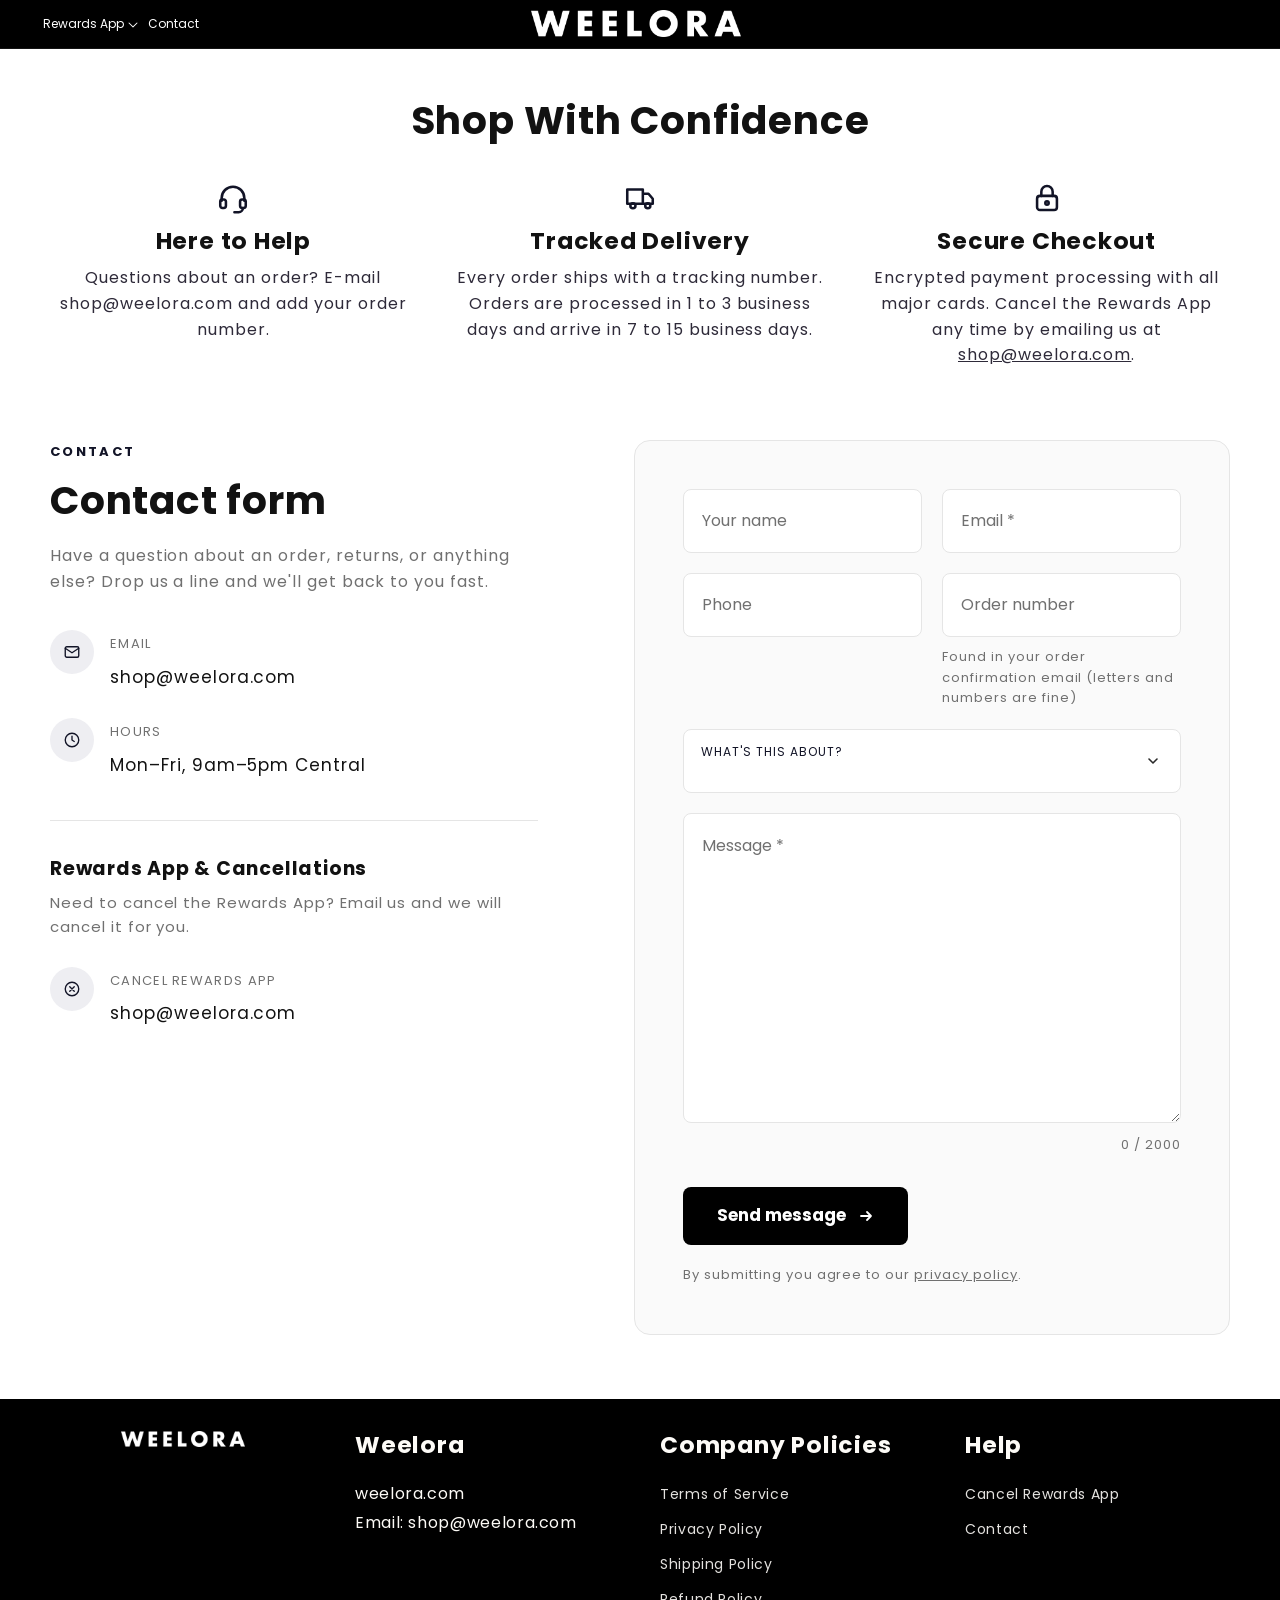
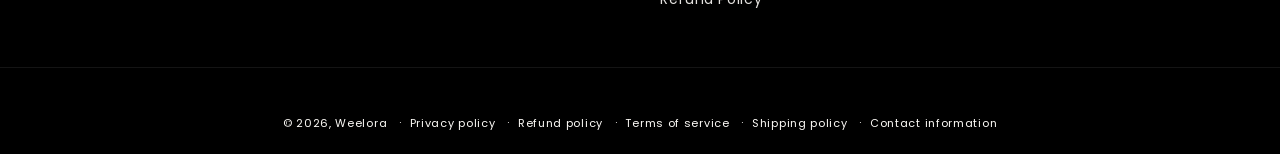
<file: index.html>
<!DOCTYPE html>
<html class="js" lang="en"><head><meta charset="utf-8"/><meta content="width=device-width, initial-scale=1" name="viewport"/><link data-precedence="default" href="/ui/contact.css" rel="stylesheet"/><title>Weelora | Contact us</title><meta content="https://weelora.com/" property="og:url"/><meta content="Weelora" property="og:site_name"/><meta content="Contact Weelora about an order, a return or anything else: send us a message or email shop@weelora.com." name="description"/><meta content="Weelora | Contact us" property="og:title"/><meta content="Contact Weelora about an order, a return or anything else: send us a message or email shop@weelora.com." property="og:description"/><meta content="website" property="og:type"/><meta content="light" name="color-scheme"/><link href="https://weelora.com/pages/contact" rel="canonical"/><link href="/os/brand/favicon.png" rel="icon" sizes="192x192" type="image/png"/><link href="/os/brand/favicon.png" rel="apple-touch-icon" sizes="192x192"/><style>@media (max-width:999px){html:not([data-rdy]) .lz{display:none!important}}</style></head><body><!--$--><div class="gradient link-btns--glow action-btns--glow" style="--header-height:97px;--screen-height:900px"><a class="skip-to-content-link button visually-hidden" href="/">
      Skip to content
    </a>
<div class="shopify-section shopify-section-group-header-group section-header" id="shopify-section-sections--19456415957045__header">
<svg class="hidden" xmlns="http://www.w3.org/2000/svg">
<symbol fill="none" id="icon-search" viewbox="0 0 18 19">
<path clip-rule="evenodd" d="M11.03 11.68A5.784 5.784 0 112.85 3.5a5.784 5.784 0 018.18 8.18zm.26 1.12a6.78 6.78 0 11.72-.7l5.4 5.4a.5.5 0 11-.71.7l-5.41-5.4z" fill="currentColor" fill-rule="evenodd"></path>
</symbol>
<symbol class="icon icon-close" fill="none" id="icon-reset" stroke="currentColor" viewbox="0 0 18 18">
<circle cx="9" cy="9" r="8.5" stroke-opacity="0.2"></circle>
<path d="M6.82972 6.82915L1.17193 1.17097" stroke-linecap="round" stroke-linejoin="round" transform="translate(5 5)"></path>
<path d="M1.22896 6.88502L6.77288 1.11523" stroke-linecap="round" stroke-linejoin="round" transform="translate(5 5)"></path>
</symbol>
<symbol class="icon icon-close" fill="none" id="icon-close" viewbox="0 0 18 17">
<path d="M.865 15.978a.5.5 0 00.707.707l7.433-7.431 7.579 7.282a.501.501 0 00.846-.37.5.5 0 00-.153-.351L9.712 8.546l7.417-7.416a.5.5 0 10-.707-.708L8.991 7.853 1.413.573a.5.5 0 10-.693.72l7.563 7.268-7.418 7.417z" fill="currentColor">
</path></symbol>
</svg>
<style>.section-header .header-wrapper,.section-header .menu-drawer,.section-header .menu-drawer__submenu,.section-header .header__submenu{--color-foreground:255,255,255;--color-background:0,0,0;--gradient-background:#000000;background:#000000;color:#fff}.section-header .header__menu-item,.section-header .header__icon,.section-header .menu-drawer__menu-item,.section-header .menu-drawer__close-button,.section-header .menu-drawer__title{color:#fff}.section-header .header__heading-logo{filter:brightness(0) invert(1)}.section-header .header__submenu{border-color:rgba(255,255,255,.18);width:max-content;min-width:20rem}.section-header .header__inline-menu .header__menu-item{white-space:nowrap}@media (min-width:1200px){.section-header .header__inline-menu .list-menu--inline{flex-wrap:nowrap}.section-header .header .header__heading-link{max-width:21rem}.section-header .header__inline-menu .header__menu-item--main{padding-left:.5rem;padding-right:.5rem;font-size:1.2rem;letter-spacing:0}.section-header .header__inline-menu details>.header__menu-item--main{padding-right:1.9rem}.section-header .header__inline-menu details>.header__menu-item--main .icon-caret{right:.5rem}}@media (min-width:1366px){.section-header .header__inline-menu .header__menu-item--main{padding-left:.7rem;padding-right:.7rem;font-size:1.3rem;letter-spacing:.02rem}.section-header .header__inline-menu details>.header__menu-item--main{padding-right:2.2rem}.section-header .header__inline-menu details>.header__menu-item--main .icon-caret{right:.6rem}}@media (min-width:1440px){.section-header .header__inline-menu .header__menu-item--main{padding-left:.75rem;padding-right:.75rem;font-size:1.35rem;letter-spacing:.03rem}.section-header .header__inline-menu details>.header__menu-item--main{padding-right:2.3rem}}</style><sticky-header class="header-wrapper color-background-1 gradient header-wrapper--border-bottom" data-sticky-type="on-scroll-up">
<header class="header header--middle-center header--mobile-center page-width header--has-menu"><header-drawer data-breakpoint="tablet" data-desktop-type="dropdown">
<details class="menu-drawer-container" id="Details-menu-drawer-container">
<summary aria-controls="menu-drawer" aria-expanded="false" aria-label="Menu" class="header__icon header__icon--menu header__icon--summary link focus-inset" role="button">
<span>
<svg aria-hidden="true" class="icon icon-hamburger" fill="none" focusable="false" viewbox="0 0 18 16" xmlns="http://www.w3.org/2000/svg">
<path d="M1 .5a.5.5 0 100 1h15.71a.5.5 0 000-1H1zM.5 8a.5.5 0 01.5-.5h15.71a.5.5 0 010 1H1A.5.5 0 01.5 8zm0 7a.5.5 0 01.5-.5h15.71a.5.5 0 010 1H1a.5.5 0 01-.5-.5z" fill="currentColor">
</path></svg>
<svg aria-hidden="true" class="icon icon-close" fill="none" focusable="false" viewbox="0 0 18 17" xmlns="http://www.w3.org/2000/svg">
<path d="M.865 15.978a.5.5 0 00.707.707l7.433-7.431 7.579 7.282a.501.501 0 00.846-.37.5.5 0 00-.153-.351L9.712 8.546l7.417-7.416a.5.5 0 10-.707-.708L8.991 7.853 1.413.573a.5.5 0 10-.693.72l7.563 7.268-7.418 7.417z" fill="currentColor">
</path></svg>
</span>
</summary>
<div class="gradient menu-drawer motion-reduce color-background-1" id="menu-drawer" tabindex="-1">
<div class="menu-drawer__inner-container">
<div class="menu-drawer__mobile-content menu-drawer__title-and-close-btn">
<h3 class="menu-drawer__title">Menu</h3>
<button class="menu-drawer__close-btn menu-drawer__close-menu-btn header__icon header__icon--menu header__icon--summary link focus-inset">
<svg aria-hidden="true" class="icon icon-close" fill="none" focusable="false" viewbox="0 0 18 17" xmlns="http://www.w3.org/2000/svg">
<path d="M.865 15.978a.5.5 0 00.707.707l7.433-7.431 7.579 7.282a.501.501 0 00.846-.37.5.5 0 00-.153-.351L9.712 8.546l7.417-7.416a.5.5 0 10-.707-.708L8.991 7.853 1.413.573a.5.5 0 10-.693.72l7.563 7.268-7.418 7.417z" fill="currentColor">
</path></svg>
</button>
</div>
<div class="menu-drawer__navigation-container">
<nav class="menu-drawer__navigation">
<ul class="menu-drawer__menu has-submenu list-menu" role="list"><li class="lz"><details id="Details-menu-drawer-menu-item-3"><summary class="menu-drawer__menu-item list-menu__item link link--text focus-inset">Rewards App<svg aria-hidden="true" class="icon icon-arrow" fill="none" focusable="false" viewbox="0 0 14 10" xmlns="http://www.w3.org/2000/svg"><path clip-rule="evenodd" d="M8.537.808a.5.5 0 01.817-.162l4 4a.5.5 0 010 .708l-4 4a.5.5 0 11-.708-.708L11.793 5.5H1a.5.5 0 010-1h10.793L8.646 1.354a.5.5 0 01-.109-.546z" fill="currentColor" fill-rule="evenodd"></path></svg><svg aria-hidden="true" class="icon icon-caret" focusable="false" viewbox="0 0 10 6"><path clip-rule="evenodd" d="M9.354.646a.5.5 0 00-.708 0L5 4.293 1.354.646a.5.5 0 00-.708.708l4 4a.5.5 0 00.708 0l4-4a.5.5 0 000-.708z" fill="currentColor" fill-rule="evenodd"></path></svg></summary><div class="menu-drawer__submenu has-submenu gradient motion-reduce" id="link-rewards-app" tabindex="-1"><div class="menu-drawer__inner-submenu"><button aria-expanded="true" class="menu-drawer__close-button link link--text focus-inset"><svg aria-hidden="true" class="icon icon-arrow" fill="none" focusable="false" viewbox="0 0 14 10" xmlns="http://www.w3.org/2000/svg"><path clip-rule="evenodd" d="M8.537.808a.5.5 0 01.817-.162l4 4a.5.5 0 010 .708l-4 4a.5.5 0 11-.708-.708L11.793 5.5H1a.5.5 0 010-1h10.793L8.646 1.354a.5.5 0 01-.109-.546z" fill="currentColor" fill-rule="evenodd"></path></svg>Rewards App</button><ul class="menu-drawer__menu list-menu" role="list" tabindex="-1"><li><a class="menu-drawer__menu-item link link--text list-menu__item focus-inset" href="mailto:shop@weelora.com?subject=Cancel%20Rewards%20App">Cancel Rewards App</a></li></ul></div></div></details></li><li><a class="menu-drawer__menu-item list-menu__item link link--text focus-inset" href="/">Contact</a></li></ul>
</nav>
<div class="menu-drawer__utility-links"><ul class="list list-social list-unstyled" role="list"></ul>
</div>
</div>
</div>
</div>
</details>
</header-drawer>
<nav class="header__inline-menu">
<ul class="list-menu list-menu--inline" role="list"><li class="lz"><header-menu><details id="Details-HeaderMenu-3"><summary class="header__menu-item header__menu-item--main list-menu__item link focus-inset"><span>Rewards App</span><svg aria-hidden="true" class="icon icon-caret" focusable="false" viewbox="0 0 10 6"><path clip-rule="evenodd" d="M9.354.646a.5.5 0 00-.708 0L5 4.293 1.354.646a.5.5 0 00-.708.708l4 4a.5.5 0 00.708 0l4-4a.5.5 0 000-.708z" fill="currentColor" fill-rule="evenodd"></path></svg></summary><ul class="header__submenu list-menu list-menu--disclosure gradient caption-large motion-reduce global-settings-popup" id="HeaderMenu-MenuList-3" role="list" tabindex="-1"><li><a class="header__menu-item list-menu__item link link--text focus-inset caption-large" href="mailto:shop@weelora.com?subject=Cancel%20Rewards%20App">Cancel Rewards App</a></li></ul></details></header-menu></li><li><a class="header__menu-item header__menu-item--main list-menu__item link link--text focus-inset" href="/"><span>Contact</span></a></li></ul>
</nav>
<a class="header__heading-link link link--text focus-inset media media--transparent ratio" href="/" style="--ratio-percent: 12.79%"><img alt="Weelora" class="header__heading-logo header__heading-logo--main" height="31" src="/os/brand/weelora-wordmark.png" width="200"/>
</a><div class="header__icons">

</div>
</header>
</sticky-header>
</div>
<main class="content-for-layout focus-none" id="MainContent" role="main" tabindex="-1"><style>
.os-confidence { padding: 36px 0 0; color: rgb(46, 42, 57); }
.os-confidence__title { margin: 0; text-align: center; }
.os-confidence__cols { display: grid; grid-template-columns: 1fr; gap: 30px; padding: 27px 0; }
.os-confidence__col { text-align: center; }
.os-confidence__icon { display: inline-flex; width: 34px; height: 34px; margin: 0 0 12px; color: #121427; }
.os-confidence__icon svg { width: 100%; height: 100%; }
.os-confidence__col h3 { margin: 0 0 10px; }
.os-confidence__col p { margin: 0; line-height: 1.6; }
.os-confidence__col a { color: inherit; text-decoration: underline; }
.os-contact { padding: 27px 0 48px; }
.os-contact__grid { display: grid; grid-template-columns: 1fr; gap: 40px; align-items: start; }
.os-contact__eyebrow { margin: 0 0 14px; font-size: 13px; font-weight: 700; letter-spacing: .18em; text-transform: uppercase; color: #121427; }
.os-contact__title { margin: 0 0 18px; }
.os-contact__intro { margin: 0 0 36px; color: #707070; font-size: 16px; line-height: 1.6; }
.os-contact__rows { list-style: none; margin: 0; padding: 0; display: grid; gap: 26px; }
.os-contact__row { display: flex; gap: 16px; align-items: flex-start; }
.os-contact__icon { flex: 0 0 44px; width: 44px; height: 44px; border-radius: 50%; background: #eeeef2; color: #121427; display: flex; align-items: center; justify-content: center; }
.os-contact__icon svg { width: 18px; height: 18px; }
.os-contact__label { display: block; margin: 2px 0 6px; font-size: 13px; letter-spacing: .1em; text-transform: uppercase; color: #707070; }
.os-contact__value { display: block; font-size: 17px; color: rgb(var(--color-foreground, 18, 18, 18)); text-decoration: none; word-break: break-word; }
a.os-contact__value:hover { text-decoration: underline; }
.os-contact__divider { border: 0; border-top: 1px solid #e5e5e5; margin: 40px 0 36px; }
.os-contact__subtitle { margin: 0 0 10px; font-size: 19px; }
.os-contact__subtext { margin: 0 0 28px; color: #707070; font-size: 15px; line-height: 1.6; }
.os-contact__card { background: #fafafa; border: 1px solid #e5e5e5; border-radius: 16px; padding: 24px; }
.os-contact__pair { display: grid; grid-template-columns: 1fr; gap: 20px; margin-bottom: 20px; }
.os-contact__input, .os-contact__select select, .os-contact__textarea { width: 100%; box-sizing: border-box; background: #ffffff; border: 1px solid #e5e5e5; border-radius: 8px; font: inherit; font-size: 16px; color: rgb(18, 18, 18); outline: none; box-shadow: none; }
.os-contact__input:focus, .os-contact__select select:focus, .os-contact__textarea:focus { border-color: #121427; }
.os-contact__input { height: 64px; padding: 0 18px; }
.os-contact__input::placeholder, .os-contact__textarea::placeholder { color: #707070; opacity: 1; }
.os-contact__help { margin: 10px 0 0; font-size: 13px; line-height: 1.6; color: #707070; }
.os-contact__select { position: relative; display: block; margin-bottom: 20px; }
.os-contact__select span { position: absolute; top: 12px; left: 18px; font-size: 12px; letter-spacing: .08em; text-transform: uppercase; color: #121427; pointer-events: none; }
.os-contact__select select { height: 64px; padding: 24px 44px 6px 18px; appearance: none; -webkit-appearance: none; cursor: pointer; }
.os-contact__select svg { position: absolute; right: 22px; top: 50%; width: 12px; height: 12px; margin-top: -6px; pointer-events: none; }
.os-contact__textarea { min-height: 310px; padding: 18px; resize: vertical; display: block; }
.os-contact__count { margin: 10px 0 0; text-align: right; font-size: 13px; color: #707070; }
.os-contact__send { margin-top: 30px; display: inline-flex; align-items: center; gap: 12px; min-height: 58px; padding: 0 34px; border: 0; border-radius: 8px; background: #000000; color: #ffffff; font: inherit; font-size: 17px; font-weight: 700; cursor: pointer; }
.os-contact__send:disabled { opacity: .6; cursor: default; }
.os-contact__send svg { width: 16px; height: 16px; }
.os-contact__privacy { margin: 18px 0 0; font-size: 13px; color: #707070; }
.os-contact__privacy a { color: inherit; text-decoration: underline; }
.os-contact__status { margin: 0 0 20px; padding: 14px 18px; border-radius: 8px; font-size: 15px; line-height: 1.6; }
.os-contact__status[hidden] { display: none; }
.os-contact__status--ok { margin: 0; background: #f2ffed; border: 1px solid #28c100; }
.os-contact__status--error { background: #fff5f5; border: 1px solid #ff0000; }
.os-contact__status a { color: inherit; text-decoration: underline; }
.os-contact .visually-hidden { position: absolute !important; width: 1px; height: 1px; overflow: hidden; clip: rect(0 0 0 0); white-space: nowrap; }
.os-contact__trap { position: absolute; left: -10000px; width: 1px; height: 1px; overflow: hidden; }
@media screen and (min-width: 750px) {
  .os-confidence { padding-top: 48px; }
  .os-confidence__cols { grid-template-columns: repeat(3, 1fr); gap: 40px; padding: 36px 0; }
  .os-contact { padding: 36px 0 64px; }
  .os-contact__card { padding: 48px; }
  .os-contact__pair { grid-template-columns: 1fr 1fr; }
}
@media screen and (min-width: 990px) {
  .os-contact__grid { grid-template-columns: 1fr 1.22fr; gap: 96px; }
  .os-contact__grid--info-only { grid-template-columns: 1fr; max-width: 640px; }
}
</style><section class="os-confidence"><div class="page-width"><h2 class="os-confidence__title h1">Shop With Confidence</h2><div class="os-confidence__cols"><div class="os-confidence__col"><span class="os-confidence__icon"><svg aria-hidden="true" fill="none" stroke="currentColor" stroke-linecap="round" stroke-linejoin="round" stroke-width="1.8" viewbox="0 0 24 24"><path d="M4 14v-2a8 8 0 0 1 16 0v2"></path><rect height="6" rx="1.5" width="4" x="3" y="13"></rect><rect height="6" rx="1.5" width="4" x="17" y="13"></rect><path d="M19 19a3 3 0 0 1-3 3h-3"></path></svg></span><h3 class="h3">Here to Help</h3><p>Questions about an order? E-mail shop@weelora.com and add your order number.</p></div><div class="os-confidence__col"><span class="os-confidence__icon"><svg aria-hidden="true" fill="none" stroke="currentColor" stroke-linecap="round" stroke-linejoin="round" stroke-width="1.8" viewbox="0 0 24 24"><path d="M3 6h11v10H3zM14 9h4l3 3.5V16h-7"></path><circle cx="7" cy="17.5" r="1.8"></circle><circle cx="17.5" cy="17.5" r="1.8"></circle></svg></span><h3 class="h3">Tracked Delivery</h3><p>Every order ships with a tracking number. Orders are processed in 1 to 3 business days and arrive in 7 to 15 business days.</p></div><div class="os-confidence__col"><span class="os-confidence__icon"><svg aria-hidden="true" fill="none" stroke="currentColor" stroke-linecap="round" stroke-linejoin="round" stroke-width="1.8" viewbox="0 0 24 24"><rect height="10" rx="2" width="14" x="5" y="10.5"></rect><path d="M8 10.5V7.5a4 4 0 0 1 8 0v3"></path><circle cx="12" cy="15.5" r="1.2"></circle></svg></span><h3 class="h3">Secure Checkout</h3><p>Encrypted payment processing with all major cards.<span class="lz"> Cancel the Rewards App any time by emailing us at <a href="mailto:shop@weelora.com?subject=Cancel%20Rewards%20App">shop@weelora.com</a>.</span></p></div></div></div></section><section class="os-contact"><div class="page-width"><div class="os-contact__grid"><div class="os-contact__info"><p class="os-contact__eyebrow">Contact</p><h2 class="os-contact__title h1">Contact form</h2><p class="os-contact__intro">Have a question about an order, returns, or anything else? Drop us a line and we'll get back to you fast.</p><ul class="os-contact__rows" role="list"><li class="os-contact__row"><span aria-hidden="true" class="os-contact__icon"><svg aria-hidden="true" fill="none" stroke="currentColor" stroke-linecap="round" stroke-linejoin="round" stroke-width="1.8" viewbox="0 0 24 24"><rect height="14" rx="2" width="18" x="3" y="5"></rect><path d="m3 7 9 6 9-6"></path></svg></span><span><span class="os-contact__label">Email</span> <a class="os-contact__value" href="mailto:shop@weelora.com">shop@weelora.com</a></span></li><li class="os-contact__row"><span aria-hidden="true" class="os-contact__icon"><svg aria-hidden="true" fill="none" stroke="currentColor" stroke-linecap="round" stroke-linejoin="round" stroke-width="1.8" viewbox="0 0 24 24"><circle cx="12" cy="12" r="9"></circle><path d="M12 7v5l3 2"></path></svg></span><span><span class="os-contact__label">Hours</span> <span class="os-contact__value">Mon–Fri, 9am–5pm Central</span></span></li></ul><hr class="os-contact__divider"/><h3 class="os-contact__subtitle lz">Rewards App &amp; Cancellations</h3><p class="os-contact__subtext lz">Need to cancel the Rewards App? Email us and we will cancel it for you.</p><ul class="os-contact__rows" role="list"><li class="os-contact__row lz"><span aria-hidden="true" class="os-contact__icon"><svg aria-hidden="true" fill="none" stroke="currentColor" stroke-linecap="round" stroke-linejoin="round" stroke-width="1.8" viewbox="0 0 24 24"><circle cx="12" cy="12" r="9"></circle><path d="m9 9 6 6M15 9l-6 6"></path></svg></span><span><span class="os-contact__label">Cancel Rewards App</span> <a class="os-contact__value" href="mailto:shop@weelora.com?subject=Cancel%20Rewards%20App">shop@weelora.com</a></span></li></ul></div><div class="os-contact__card"><form action="mailto:shop@weelora.com" class="os-contact__form" data-contact-form="" id="ContactForm" method="post"><p class="os-contact__status" data-contact-status="" hidden=""></p><div class="os-contact__pair"><div><label class="visually-hidden" for="ContactForm-name">Your name</label><input autocomplete="name" class="os-contact__input" id="ContactForm-name" name="name" placeholder="Your name" type="text"/></div><div><label class="visually-hidden" for="ContactForm-email">Email *</label><input aria-required="true" autocapitalize="off" autocomplete="email" class="os-contact__input" id="ContactForm-email" name="email" placeholder="Email *" required="" spellcheck="false" type="email"/></div></div><div class="os-contact__pair"><div><label class="visually-hidden" for="ContactForm-phone">Phone</label><input autocomplete="tel" class="os-contact__input" id="ContactForm-phone" name="phone" pattern="[0-9\-\+\(\) ]*" placeholder="Phone" type="tel"/></div><div><label class="visually-hidden" for="ContactForm-order">Order number</label><input autocomplete="off" class="os-contact__input" id="ContactForm-order" name="order" placeholder="Order number" type="text"/><p class="os-contact__help">Found in your order confirmation email (letters and numbers are fine)</p></div></div><label class="os-contact__select" for="ContactForm-topic"><span>What's this about?</span><select id="ContactForm-topic" name="topic"><option value=""></option><option value="Order status">Order status</option><option value="Returns &amp; refunds">Returns &amp; refunds</option><option class="lz" value="Rewards App &amp; cancellation">Rewards App &amp; cancellation</option><option value="Something else">Something else</option></select><svg aria-hidden="true" fill="none" stroke="currentColor" stroke-linecap="round" stroke-linejoin="round" stroke-width="1.6" viewbox="0 0 12 12"><path d="m2 4 4 4 4-4"></path></svg></label><label class="visually-hidden" for="ContactForm-message">Message *</label><textarea aria-required="true" class="os-contact__textarea" id="ContactForm-message" maxlength="2000" name="message" placeholder="Message *" required=""></textarea><p aria-live="polite" class="os-contact__count" data-contact-count="">0 / 2000</p><div aria-hidden="true" class="os-contact__trap"><label for="ContactForm-website">Leave this field empty</label><input autocomplete="off" id="ContactForm-website" name="website" tabindex="-1" type="text"/></div><button class="os-contact__send" type="submit">Send message<svg aria-hidden="true" fill="none" stroke="currentColor" stroke-linecap="round" stroke-linejoin="round" stroke-width="1.8" viewbox="0 0 16 16"><path d="M3 8h10M9 4l4 4-4 4"></path></svg></button><p class="os-contact__privacy">By submitting you agree to our <a href="/policies/privacy-policy">privacy policy</a>.</p></form></div></div></div></section></main>
<div class="shopify-section shopify-section-group-footer-group" id="shopify-section-sections--19456415924277__footer">
<footer class="footer weelora-store-footer">
<style>
.weelora-store-footer {
  --color-foreground: 253, 251, 247;
  --color-background: 0, 0, 0;
  --grid-desktop-horizontal-spacing: 40px;
  --grid-mobile-horizontal-spacing: 20px;
  --font-heading-scale: 1.3;
  margin: 0;
  padding: 0 0 20px;
  background: #000000;
  color: #fdfbf7;
  font-family: Poppins, sans-serif;
  font-size: 16px;
  font-style: normal;
  font-weight: 400;
  line-height: 1.8;
  letter-spacing: .04em;
}
.weelora-store-footer .store-footer-main { padding-top: 32px; border-bottom: 1px solid rgba(253,251,247,.08); }
.weelora-store-footer .page-width { max-width: 1400px; margin: 0 auto; padding-left: 50px; padding-right: 50px; }
.weelora-store-footer .footer-block__heading { color: #fdfbf7; font-family: Poppins, sans-serif; font-weight: 700; }
.weelora-store-footer .rte a,
.weelora-store-footer .rte a:visited,
.weelora-store-footer .rte a:hover { color: #fdfbf7; }
.weelora-store-footer .footer-block__image-wrapper { max-width: min(100%, 124px); border: 0; border-radius: 0; }
.weelora-store-footer .footer-block__image-wrapper img { width: 100%; height: auto; border-radius: 0; filter: brightness(0) invert(1); }
.weelora-store-footer .footer__content-bottom { border-top: 0; }
@media screen and (max-width: 749px) {
  .weelora-store-footer { padding-bottom: 15px; font-size: 15px; }
  .weelora-store-footer .store-footer-main { padding-top: 24px; }
  .weelora-store-footer .page-width { padding-left: 15px; padding-right: 15px; }
}
</style>
<div class="store-footer-main">
<div class="footer__content-top page-width"><div class="footer__blocks-wrapper grid">
<div class="footer-block grid__item footer-block--desktop-3 footer-block--mobile-2">
<div class="footer-block__details-content footer-block-image center"><div class="footer-block__image-wrapper global-media-settings">
<img alt="Weelora" height="176" loading="lazy" src="/os/brand/weelora-wordmark.png" width="1376"/>
</div></div>
</div>
<div class="footer-block grid__item footer-block--desktop-3 footer-block--mobile-2">
<h2 class="footer-block__heading">Weelora</h2>
<div class="footer-block__details-content rte"><p><a href="https://weelora.com">weelora.com</a><br/>Email: shop@weelora.com</p></div>
</div>
<div class="footer-block grid__item footer-block--menu footer-block--desktop-3 footer-block--mobile-2">
<h2 class="footer-block__heading">Company Policies</h2>
<ul class="footer-block__details-content list-unstyled">
<li><a class="link link--text list-menu__item list-menu__item--link" href="/policies/terms-of-service">Terms of Service</a></li>
<li><a class="link link--text list-menu__item list-menu__item--link" href="/policies/privacy-policy">Privacy Policy</a></li>
<li><a class="link link--text list-menu__item list-menu__item--link" href="/policies/shipping-policy">Shipping Policy</a></li>
<li><a class="link link--text list-menu__item list-menu__item--link" href="/policies/refund-policy">Refund Policy</a></li>

</ul>
</div>
<div class="footer-block grid__item footer-block--menu footer-block--desktop-3 footer-block--mobile-2">
<h2 class="footer-block__heading">Help</h2>
<ul class="footer-block__details-content list-unstyled">
<li class="lz"><a class="link link--text list-menu__item list-menu__item--link" href="mailto:shop@weelora.com?subject=Cancel%20Rewards%20App">Cancel Rewards App</a></li>

<li><a class="link link--text list-menu__item list-menu__item--link" href="/">Contact</a></li>

</ul>
</div>
</div></div>
</div>
<div class="footer__content-bottom">
<div class="footer__content-bottom-wrapper page-width"><div class="footer__column footer__localization isolate"></div><div class="footer__column footer__column--info"></div></div>
<div class="footer__content-bottom-wrapper page-width"><div class="footer__copyright caption">
<small class="copyright__content">© 2026, <a href="/">Weelora</a></small>
<ul class="policies list-unstyled">
<li><small class="copyright__content"><a href="/policies/privacy-policy">Privacy policy</a></small></li>
<li><small class="copyright__content"><a href="/policies/refund-policy">Refund policy</a></small></li>
<li><small class="copyright__content"><a href="/policies/terms-of-service">Terms of service</a></small></li>
<li><small class="copyright__content"><a href="/policies/shipping-policy">Shipping policy</a></small></li>
<li><small class="copyright__content"><a href="/policies/contact-information">Contact information</a></small></li>
</ul>
</div></div>
</div>
</footer>
</div>
<ul hidden="">
<li id="a11y-refresh-page-message">Choosing a selection results in a full page refresh.</li>
<li id="a11y-new-window-message">Opens in a new window.</li>
</ul>
<div class="shopify-block shopify-app-block" id="shopify-block-ANGtrVkhGc2dNU1FHT__1143683040400472741">
</div><div class="shopify-block shopify-app-block" id="shopify-block-AbmR4ZVhWZXJvS2NJQ__2786716548061469553">
</div><div class="shopify-block shopify-app-block" id="shopify-block-Aa3VDWldqR2hLcjJYa__17931597366502870179">
</div>
<style>main .rte a,main .rte span{overflow-wrap:anywhere}@media (min-width:750px) and (max-width:989px){.card__heading,.card__heading a{font-size:1.25rem;letter-spacing:0;word-break:normal;overflow-wrap:normal}.icon-with-text .h4{font-size:1.15rem;letter-spacing:0;word-break:normal;overflow-wrap:normal}}@media (min-width:990px) and (max-width:1199px){.header__inline-menu .header__menu-item{padding-left:.7rem;padding-right:.7rem;font-size:1.25rem;letter-spacing:.02em;white-space:nowrap}}</style></div><!--/$--><script>
(function(){
  var f=document.getElementById('ContactForm'); if(!f) return;
  var msg=f.querySelector('textarea[name=message]'), cnt=f.querySelector('[data-contact-count]');
  if(msg&&cnt){var up=function(){cnt.textContent=msg.value.length+' / 2000';}; msg.addEventListener('input',up); up();}
  f.addEventListener('submit',function(e){
    e.preventDefault();
    var v=function(n){var el=f.querySelector('[name='+n+']'); return el?(el.value||'').trim():'';};
    if(!v('email')||!v('message')){ if(f.reportValidity) f.reportValidity(); return; }
    var topic=v('topic'), subj='Weelora'+(topic?' - '+topic:'')+(v('order')?' - order '+v('order'):'');
    var body='Name: '+v('name')+'\nEmail: '+v('email')+'\nPhone: '+v('phone')+'\nOrder number: '+v('order')+'\n\n'+v('message');
    window.location.href='mailto:shop@weelora.com?subject='+encodeURIComponent(subj)+'&body='+encodeURIComponent(body);
    var st=f.querySelector('[data-contact-status]');
    if(!st){st=document.createElement('p'); st.setAttribute('data-contact-status',''); st.className='os-contact__status os-contact__status--ok'; st.style.marginTop='12px'; var b=f.querySelector('button[type=submit]'); (b&&b.parentNode?b.parentNode:f).insertBefore(st,b?b.nextSibling:null);}
    if(st){st.hidden=false; st.textContent='Your email app is opening with your message. If it does not open, email us at shop@weelora.com.';}
  });
})();
</script></body></html>
</file>
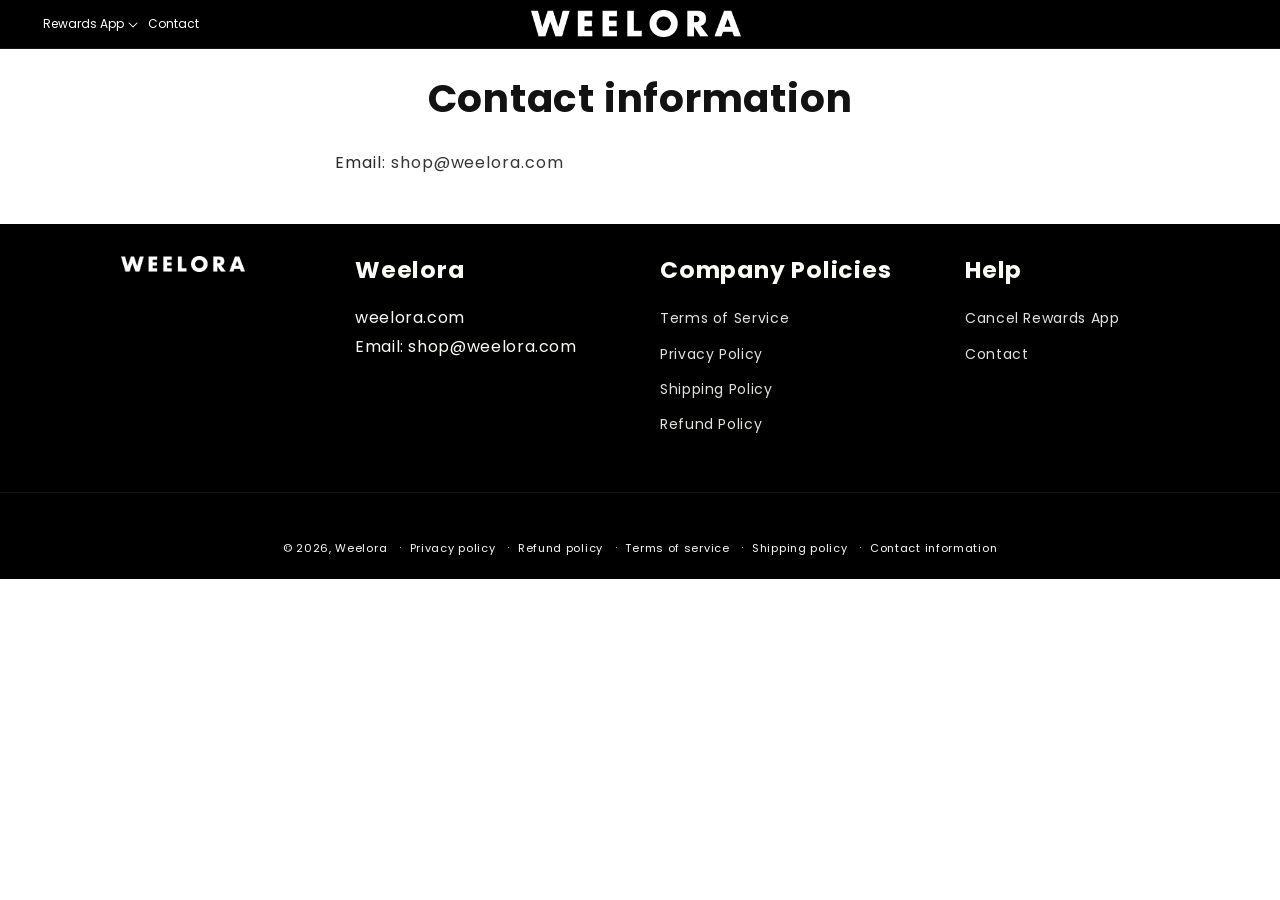
<file: policies/contact-information/index.html>
<!DOCTYPE html>
<html class="js" lang="en"><head><meta charset="utf-8"/><meta content="width=device-width, initial-scale=1" name="viewport"/><link data-precedence="default" href="/ui/pol_contact.css" rel="stylesheet"/><title>Contact information – Weelora</title><meta content="noindex,follow" name="robots"/><meta content="https://weelora.com/policies/contact-information" property="og:url"/><meta content="Weelora" property="og:site_name"/><meta content="Weelora contact information." name="description"/><meta content="Contact information – Weelora" property="og:title"/><meta content="Weelora contact information." property="og:description"/><meta content="website" property="og:type"/><meta content="light" name="color-scheme"/><link href="https://weelora.com/policies/contact-information" rel="canonical"/><link href="/os/brand/favicon.png" rel="icon" sizes="192x192" type="image/png"/><link href="/os/brand/favicon.png" rel="apple-touch-icon" sizes="192x192"/><style>@media (max-width:999px){html:not([data-rdy]) .lz{display:none!important}}</style></head><body><!--$--><div class="gradient link-btns--glow action-btns--glow" style="--header-height:117px"><a class="skip-to-content-link button visually-hidden" href="/">
      Skip to content
    </a>
<div class="shopify-section shopify-section-group-header-group section-header" id="shopify-section-sections--19456415957045__header">
<svg class="hidden" xmlns="http://www.w3.org/2000/svg">
<symbol fill="none" id="icon-search" viewbox="0 0 18 19">
<path clip-rule="evenodd" d="M11.03 11.68A5.784 5.784 0 112.85 3.5a5.784 5.784 0 018.18 8.18zm.26 1.12a6.78 6.78 0 11.72-.7l5.4 5.4a.5.5 0 11-.71.7l-5.41-5.4z" fill="currentColor" fill-rule="evenodd"></path>
</symbol>
<symbol class="icon icon-close" fill="none" id="icon-reset" stroke="currentColor" viewbox="0 0 18 18">
<circle cx="9" cy="9" r="8.5" stroke-opacity="0.2"></circle>
<path d="M6.82972 6.82915L1.17193 1.17097" stroke-linecap="round" stroke-linejoin="round" transform="translate(5 5)"></path>
<path d="M1.22896 6.88502L6.77288 1.11523" stroke-linecap="round" stroke-linejoin="round" transform="translate(5 5)"></path>
</symbol>
<symbol class="icon icon-close" fill="none" id="icon-close" viewbox="0 0 18 17">
<path d="M.865 15.978a.5.5 0 00.707.707l7.433-7.431 7.579 7.282a.501.501 0 00.846-.37.5.5 0 00-.153-.351L9.712 8.546l7.417-7.416a.5.5 0 10-.707-.708L8.991 7.853 1.413.573a.5.5 0 10-.693.72l7.563 7.268-7.418 7.417z" fill="currentColor">
</path></symbol>
</svg>
<style>.section-header .header-wrapper,.section-header .menu-drawer,.section-header .menu-drawer__submenu,.section-header .header__submenu{--color-foreground:255,255,255;--color-background:0,0,0;--gradient-background:#000000;background:#000000;color:#fff}.section-header .header__menu-item,.section-header .header__icon,.section-header .menu-drawer__menu-item,.section-header .menu-drawer__close-button,.section-header .menu-drawer__title{color:#fff}.section-header .header__heading-logo{filter:brightness(0) invert(1)}.section-header .header__submenu{border-color:rgba(255,255,255,.18);width:max-content;min-width:20rem}.section-header .header__inline-menu .header__menu-item{white-space:nowrap}@media (min-width:1200px){.section-header .header__inline-menu .list-menu--inline{flex-wrap:nowrap}.section-header .header .header__heading-link{max-width:21rem}.section-header .header__inline-menu .header__menu-item--main{padding-left:.5rem;padding-right:.5rem;font-size:1.2rem;letter-spacing:0}.section-header .header__inline-menu details>.header__menu-item--main{padding-right:1.9rem}.section-header .header__inline-menu details>.header__menu-item--main .icon-caret{right:.5rem}}@media (min-width:1366px){.section-header .header__inline-menu .header__menu-item--main{padding-left:.7rem;padding-right:.7rem;font-size:1.3rem;letter-spacing:.02rem}.section-header .header__inline-menu details>.header__menu-item--main{padding-right:2.2rem}.section-header .header__inline-menu details>.header__menu-item--main .icon-caret{right:.6rem}}@media (min-width:1440px){.section-header .header__inline-menu .header__menu-item--main{padding-left:.75rem;padding-right:.75rem;font-size:1.35rem;letter-spacing:.03rem}.section-header .header__inline-menu details>.header__menu-item--main{padding-right:2.3rem}}</style><sticky-header class="header-wrapper color-background-1 gradient header-wrapper--border-bottom" data-sticky-type="on-scroll-up">
<header class="header header--middle-center header--mobile-center page-width header--has-menu"><header-drawer data-breakpoint="tablet" data-desktop-type="dropdown">
<details class="menu-drawer-container" id="Details-menu-drawer-container">
<summary aria-controls="menu-drawer" aria-expanded="false" aria-label="Menu" class="header__icon header__icon--menu header__icon--summary link focus-inset" role="button">
<span>
<svg aria-hidden="true" class="icon icon-hamburger" fill="none" focusable="false" viewbox="0 0 18 16" xmlns="http://www.w3.org/2000/svg">
<path d="M1 .5a.5.5 0 100 1h15.71a.5.5 0 000-1H1zM.5 8a.5.5 0 01.5-.5h15.71a.5.5 0 010 1H1A.5.5 0 01.5 8zm0 7a.5.5 0 01.5-.5h15.71a.5.5 0 010 1H1a.5.5 0 01-.5-.5z" fill="currentColor">
</path></svg>
<svg aria-hidden="true" class="icon icon-close" fill="none" focusable="false" viewbox="0 0 18 17" xmlns="http://www.w3.org/2000/svg">
<path d="M.865 15.978a.5.5 0 00.707.707l7.433-7.431 7.579 7.282a.501.501 0 00.846-.37.5.5 0 00-.153-.351L9.712 8.546l7.417-7.416a.5.5 0 10-.707-.708L8.991 7.853 1.413.573a.5.5 0 10-.693.72l7.563 7.268-7.418 7.417z" fill="currentColor">
</path></svg>
</span>
</summary>
<div class="gradient menu-drawer motion-reduce color-background-1" id="menu-drawer" tabindex="-1">
<div class="menu-drawer__inner-container">
<div class="menu-drawer__mobile-content menu-drawer__title-and-close-btn">
<h3 class="menu-drawer__title">Menu</h3>
<button class="menu-drawer__close-btn menu-drawer__close-menu-btn header__icon header__icon--menu header__icon--summary link focus-inset">
<svg aria-hidden="true" class="icon icon-close" fill="none" focusable="false" viewbox="0 0 18 17" xmlns="http://www.w3.org/2000/svg">
<path d="M.865 15.978a.5.5 0 00.707.707l7.433-7.431 7.579 7.282a.501.501 0 00.846-.37.5.5 0 00-.153-.351L9.712 8.546l7.417-7.416a.5.5 0 10-.707-.708L8.991 7.853 1.413.573a.5.5 0 10-.693.72l7.563 7.268-7.418 7.417z" fill="currentColor">
</path></svg>
</button>
</div>
<div class="menu-drawer__navigation-container">
<nav class="menu-drawer__navigation">
<ul class="menu-drawer__menu has-submenu list-menu" role="list"><li class="lz"><details id="Details-menu-drawer-menu-item-3"><summary class="menu-drawer__menu-item list-menu__item link link--text focus-inset">Rewards App<svg aria-hidden="true" class="icon icon-arrow" fill="none" focusable="false" viewbox="0 0 14 10" xmlns="http://www.w3.org/2000/svg"><path clip-rule="evenodd" d="M8.537.808a.5.5 0 01.817-.162l4 4a.5.5 0 010 .708l-4 4a.5.5 0 11-.708-.708L11.793 5.5H1a.5.5 0 010-1h10.793L8.646 1.354a.5.5 0 01-.109-.546z" fill="currentColor" fill-rule="evenodd"></path></svg><svg aria-hidden="true" class="icon icon-caret" focusable="false" viewbox="0 0 10 6"><path clip-rule="evenodd" d="M9.354.646a.5.5 0 00-.708 0L5 4.293 1.354.646a.5.5 0 00-.708.708l4 4a.5.5 0 00.708 0l4-4a.5.5 0 000-.708z" fill="currentColor" fill-rule="evenodd"></path></svg></summary><div class="menu-drawer__submenu has-submenu gradient motion-reduce" id="link-rewards-app" tabindex="-1"><div class="menu-drawer__inner-submenu"><button aria-expanded="true" class="menu-drawer__close-button link link--text focus-inset"><svg aria-hidden="true" class="icon icon-arrow" fill="none" focusable="false" viewbox="0 0 14 10" xmlns="http://www.w3.org/2000/svg"><path clip-rule="evenodd" d="M8.537.808a.5.5 0 01.817-.162l4 4a.5.5 0 010 .708l-4 4a.5.5 0 11-.708-.708L11.793 5.5H1a.5.5 0 010-1h10.793L8.646 1.354a.5.5 0 01-.109-.546z" fill="currentColor" fill-rule="evenodd"></path></svg>Rewards App</button><ul class="menu-drawer__menu list-menu" role="list" tabindex="-1"><li><a class="menu-drawer__menu-item link link--text list-menu__item focus-inset" href="mailto:shop@weelora.com?subject=Cancel%20Rewards%20App">Cancel Rewards App</a></li></ul></div></div></details></li><li><a class="menu-drawer__menu-item list-menu__item link link--text focus-inset" href="/">Contact</a></li></ul>
</nav>
<div class="menu-drawer__utility-links"><ul class="list list-social list-unstyled" role="list"></ul>
</div>
</div>
</div>
</div>
</details>
</header-drawer>
<nav class="header__inline-menu">
<ul class="list-menu list-menu--inline" role="list"><li class="lz"><header-menu><details id="Details-HeaderMenu-3"><summary class="header__menu-item header__menu-item--main list-menu__item link focus-inset"><span>Rewards App</span><svg aria-hidden="true" class="icon icon-caret" focusable="false" viewbox="0 0 10 6"><path clip-rule="evenodd" d="M9.354.646a.5.5 0 00-.708 0L5 4.293 1.354.646a.5.5 0 00-.708.708l4 4a.5.5 0 00.708 0l4-4a.5.5 0 000-.708z" fill="currentColor" fill-rule="evenodd"></path></svg></summary><ul class="header__submenu list-menu list-menu--disclosure gradient caption-large motion-reduce global-settings-popup" id="HeaderMenu-MenuList-3" role="list" tabindex="-1"><li><a class="header__menu-item list-menu__item link link--text focus-inset caption-large" href="mailto:shop@weelora.com?subject=Cancel%20Rewards%20App">Cancel Rewards App</a></li></ul></details></header-menu></li><li><a class="header__menu-item header__menu-item--main list-menu__item link link--text focus-inset" href="/"><span>Contact</span></a></li></ul>
</nav>
<a class="header__heading-link link link--text focus-inset media media--transparent ratio" href="/" style="--ratio-percent: 12.79%"><img alt="Weelora" class="header__heading-logo header__heading-logo--main" height="31" src="/os/brand/weelora-wordmark.png" width="200"/>
</a><div class="header__icons">

</div>
</header>
</sticky-header>
</div>
<main class="content-for-layout focus-none" id="MainContent" role="main" tabindex="-1">
<div class="shopify-policy__container">
<div class="shopify-policy__title">
<h1>Contact information</h1>
</div>
<div class="shopify-policy__body">
<div class="rte">
<p>Email: <a href="mailto:shop@weelora.com">shop@weelora.com</a></p><h3 data-os-business-heading="" hidden=""><span style="font-weight:400;"><strong>Business Info</strong></span></h3>
<div data-os-business=""></div>
</div>
</div>
</div>
</main>
<div class="shopify-section shopify-section-group-footer-group" id="shopify-section-sections--19456415924277__footer">
<footer class="footer weelora-store-footer">
<style>
.weelora-store-footer {
  --color-foreground: 253, 251, 247;
  --color-background: 0, 0, 0;
  --grid-desktop-horizontal-spacing: 40px;
  --grid-mobile-horizontal-spacing: 20px;
  --font-heading-scale: 1.3;
  margin: 0;
  padding: 0 0 20px;
  background: #000000;
  color: #fdfbf7;
  font-family: Poppins, sans-serif;
  font-size: 16px;
  font-style: normal;
  font-weight: 400;
  line-height: 1.8;
  letter-spacing: .04em;
}
.weelora-store-footer .store-footer-main { padding-top: 32px; border-bottom: 1px solid rgba(253,251,247,.08); }
.weelora-store-footer .page-width { max-width: 1400px; margin: 0 auto; padding-left: 50px; padding-right: 50px; }
.weelora-store-footer .footer-block__heading { color: #fdfbf7; font-family: Poppins, sans-serif; font-weight: 700; }
.weelora-store-footer .rte a,
.weelora-store-footer .rte a:visited,
.weelora-store-footer .rte a:hover { color: #fdfbf7; }
.weelora-store-footer .footer-block__image-wrapper { max-width: min(100%, 124px); border: 0; border-radius: 0; }
.weelora-store-footer .footer-block__image-wrapper img { width: 100%; height: auto; border-radius: 0; filter: brightness(0) invert(1); }
.weelora-store-footer .footer__content-bottom { border-top: 0; }
@media screen and (max-width: 749px) {
  .weelora-store-footer { padding-bottom: 15px; font-size: 15px; }
  .weelora-store-footer .store-footer-main { padding-top: 24px; }
  .weelora-store-footer .page-width { padding-left: 15px; padding-right: 15px; }
}
</style>
<div class="store-footer-main">
<div class="footer__content-top page-width"><div class="footer__blocks-wrapper grid">
<div class="footer-block grid__item footer-block--desktop-3 footer-block--mobile-2">
<div class="footer-block__details-content footer-block-image center"><div class="footer-block__image-wrapper global-media-settings">
<img alt="Weelora" height="176" loading="lazy" src="/os/brand/weelora-wordmark.png" width="1376"/>
</div></div>
</div>
<div class="footer-block grid__item footer-block--desktop-3 footer-block--mobile-2">
<h2 class="footer-block__heading">Weelora</h2>
<div class="footer-block__details-content rte"><p><a href="https://weelora.com">weelora.com</a><br/>Email: shop@weelora.com</p></div>
</div>
<div class="footer-block grid__item footer-block--menu footer-block--desktop-3 footer-block--mobile-2">
<h2 class="footer-block__heading">Company Policies</h2>
<ul class="footer-block__details-content list-unstyled">
<li><a class="link link--text list-menu__item list-menu__item--link" href="/policies/terms-of-service">Terms of Service</a></li>
<li><a class="link link--text list-menu__item list-menu__item--link" href="/policies/privacy-policy">Privacy Policy</a></li>
<li><a class="link link--text list-menu__item list-menu__item--link" href="/policies/shipping-policy">Shipping Policy</a></li>
<li><a class="link link--text list-menu__item list-menu__item--link" href="/policies/refund-policy">Refund Policy</a></li>

</ul>
</div>
<div class="footer-block grid__item footer-block--menu footer-block--desktop-3 footer-block--mobile-2">
<h2 class="footer-block__heading">Help</h2>
<ul class="footer-block__details-content list-unstyled">
<li class="lz"><a class="link link--text list-menu__item list-menu__item--link" href="mailto:shop@weelora.com?subject=Cancel%20Rewards%20App">Cancel Rewards App</a></li>

<li><a class="link link--text list-menu__item list-menu__item--link" href="/">Contact</a></li>

</ul>
</div>
</div></div>
</div>
<div class="footer__content-bottom">
<div class="footer__content-bottom-wrapper page-width"><div class="footer__column footer__localization isolate"></div><div class="footer__column footer__column--info"></div></div>
<div class="footer__content-bottom-wrapper page-width"><div class="footer__copyright caption">
<small class="copyright__content">© 2026, <a href="/">Weelora</a></small>
<ul class="policies list-unstyled">
<li><small class="copyright__content"><a href="/policies/privacy-policy">Privacy policy</a></small></li>
<li><small class="copyright__content"><a href="/policies/refund-policy">Refund policy</a></small></li>
<li><small class="copyright__content"><a href="/policies/terms-of-service">Terms of service</a></small></li>
<li><small class="copyright__content"><a href="/policies/shipping-policy">Shipping policy</a></small></li>
<li><small class="copyright__content"><a href="/policies/contact-information">Contact information</a></small></li>
</ul>
</div></div>
</div>
</footer>
</div>
<ul hidden="">
<li id="a11y-refresh-page-message">Choosing a selection results in a full page refresh.</li>
<li id="a11y-new-window-message">Opens in a new window.</li>
</ul>
<div class="shopify-block shopify-app-block" id="shopify-block-Aa3VDWldqR2hLcjJYa__17931597366502870179">
</div><div class="shopify-block shopify-app-block" id="shopify-block-AbmR4ZVhWZXJvS2NJQ__2786716548061469553">
</div><div class="shopify-block shopify-app-block" id="shopify-block-ANGtrVkhGc2dNU1FHT__1143683040400472741">
</div>
<style>main .rte a,main .rte span{overflow-wrap:anywhere}@media (min-width:750px) and (max-width:989px){.card__heading,.card__heading a{font-size:1.25rem;letter-spacing:0;word-break:normal;overflow-wrap:normal}.icon-with-text .h4{font-size:1.15rem;letter-spacing:0;word-break:normal;overflow-wrap:normal}}@media (min-width:990px) and (max-width:1199px){.header__inline-menu .header__menu-item{padding-left:.7rem;padding-right:.7rem;font-size:1.25rem;letter-spacing:.02em;white-space:nowrap}}</style></div><!--/$--></body></html>
</file>
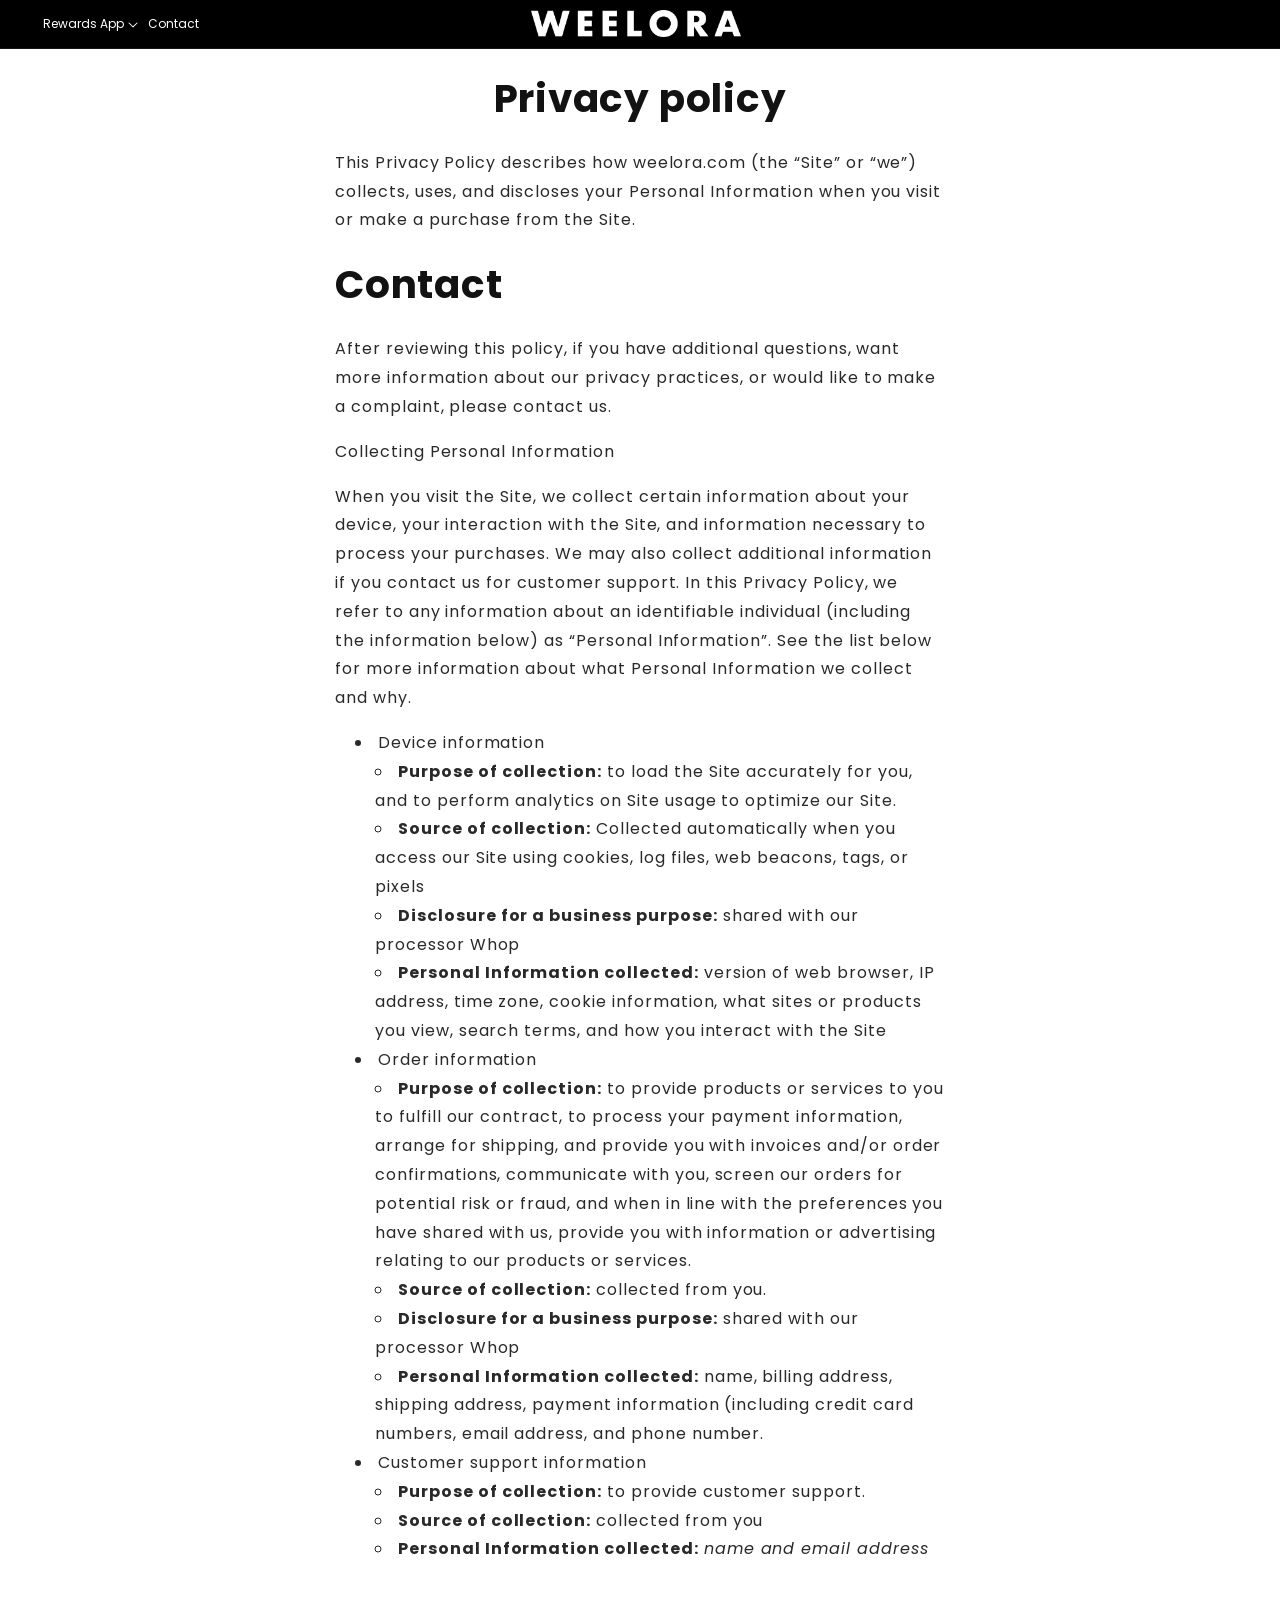
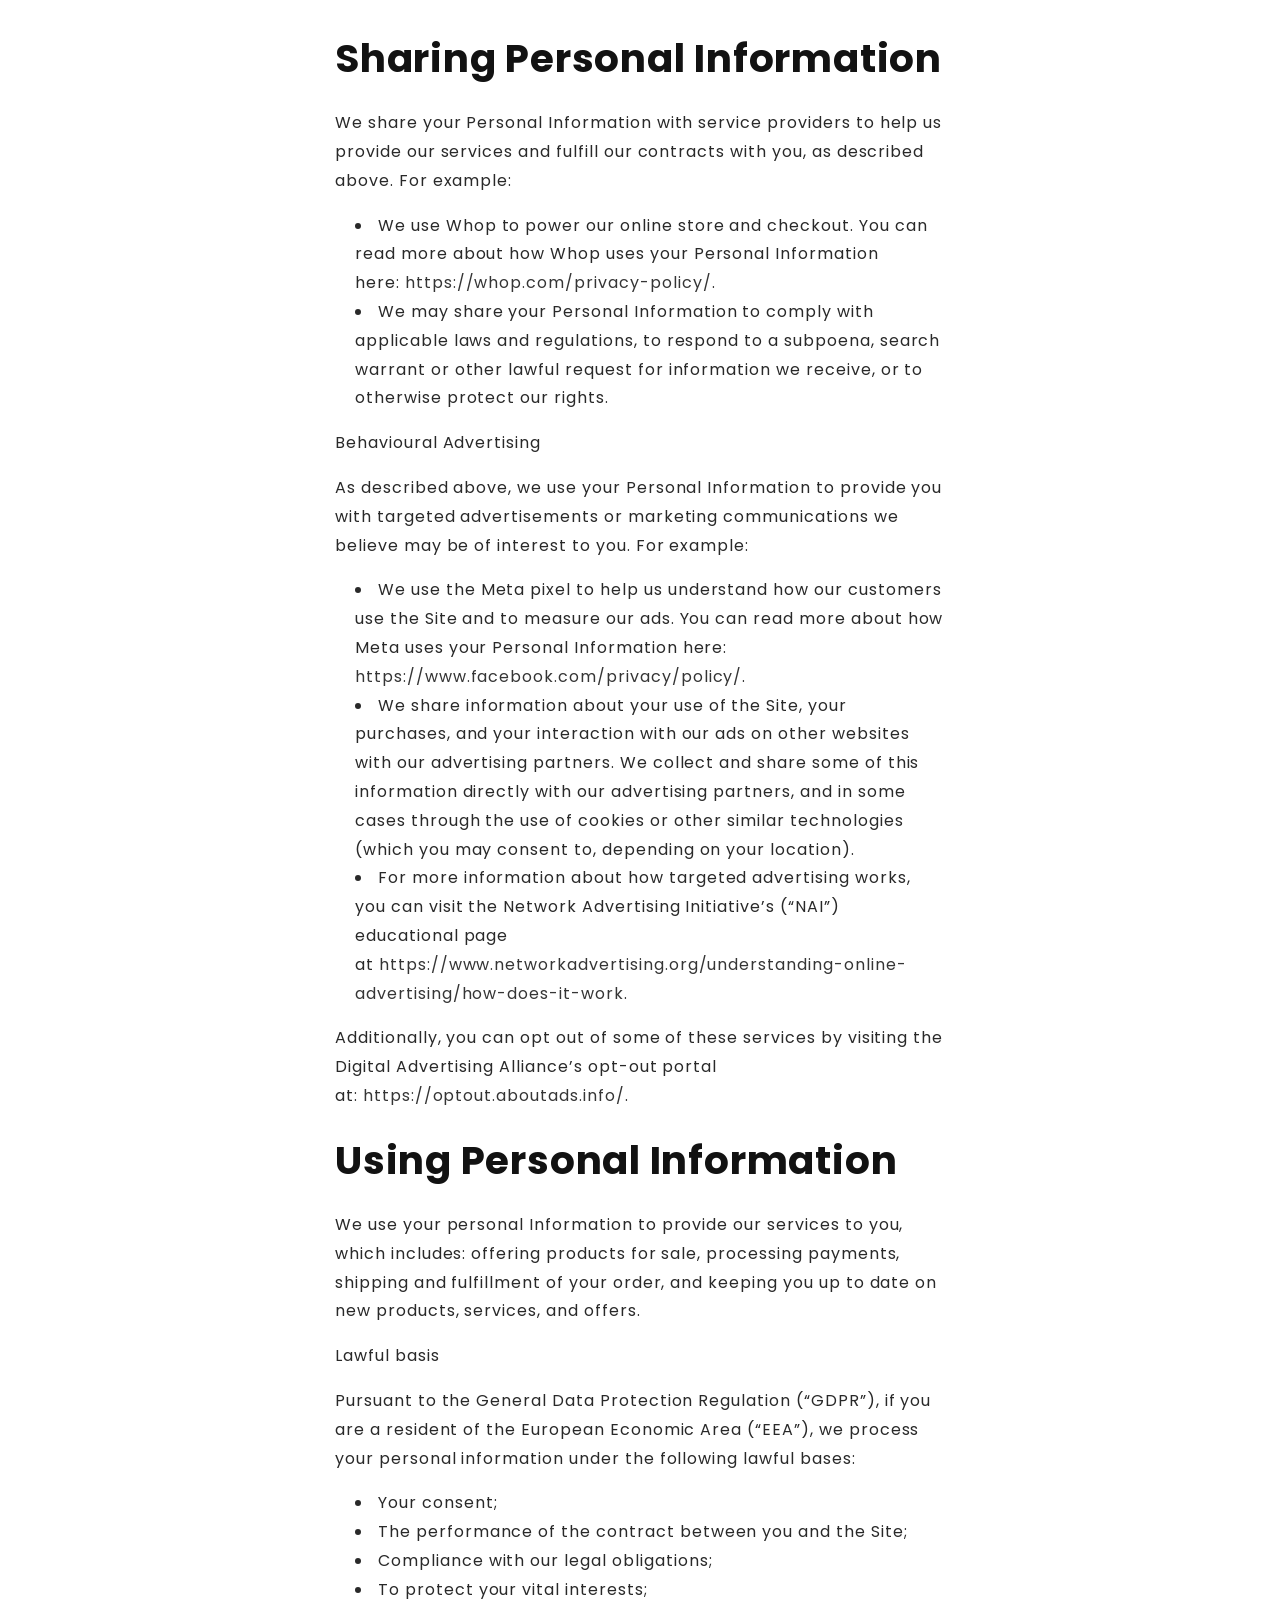
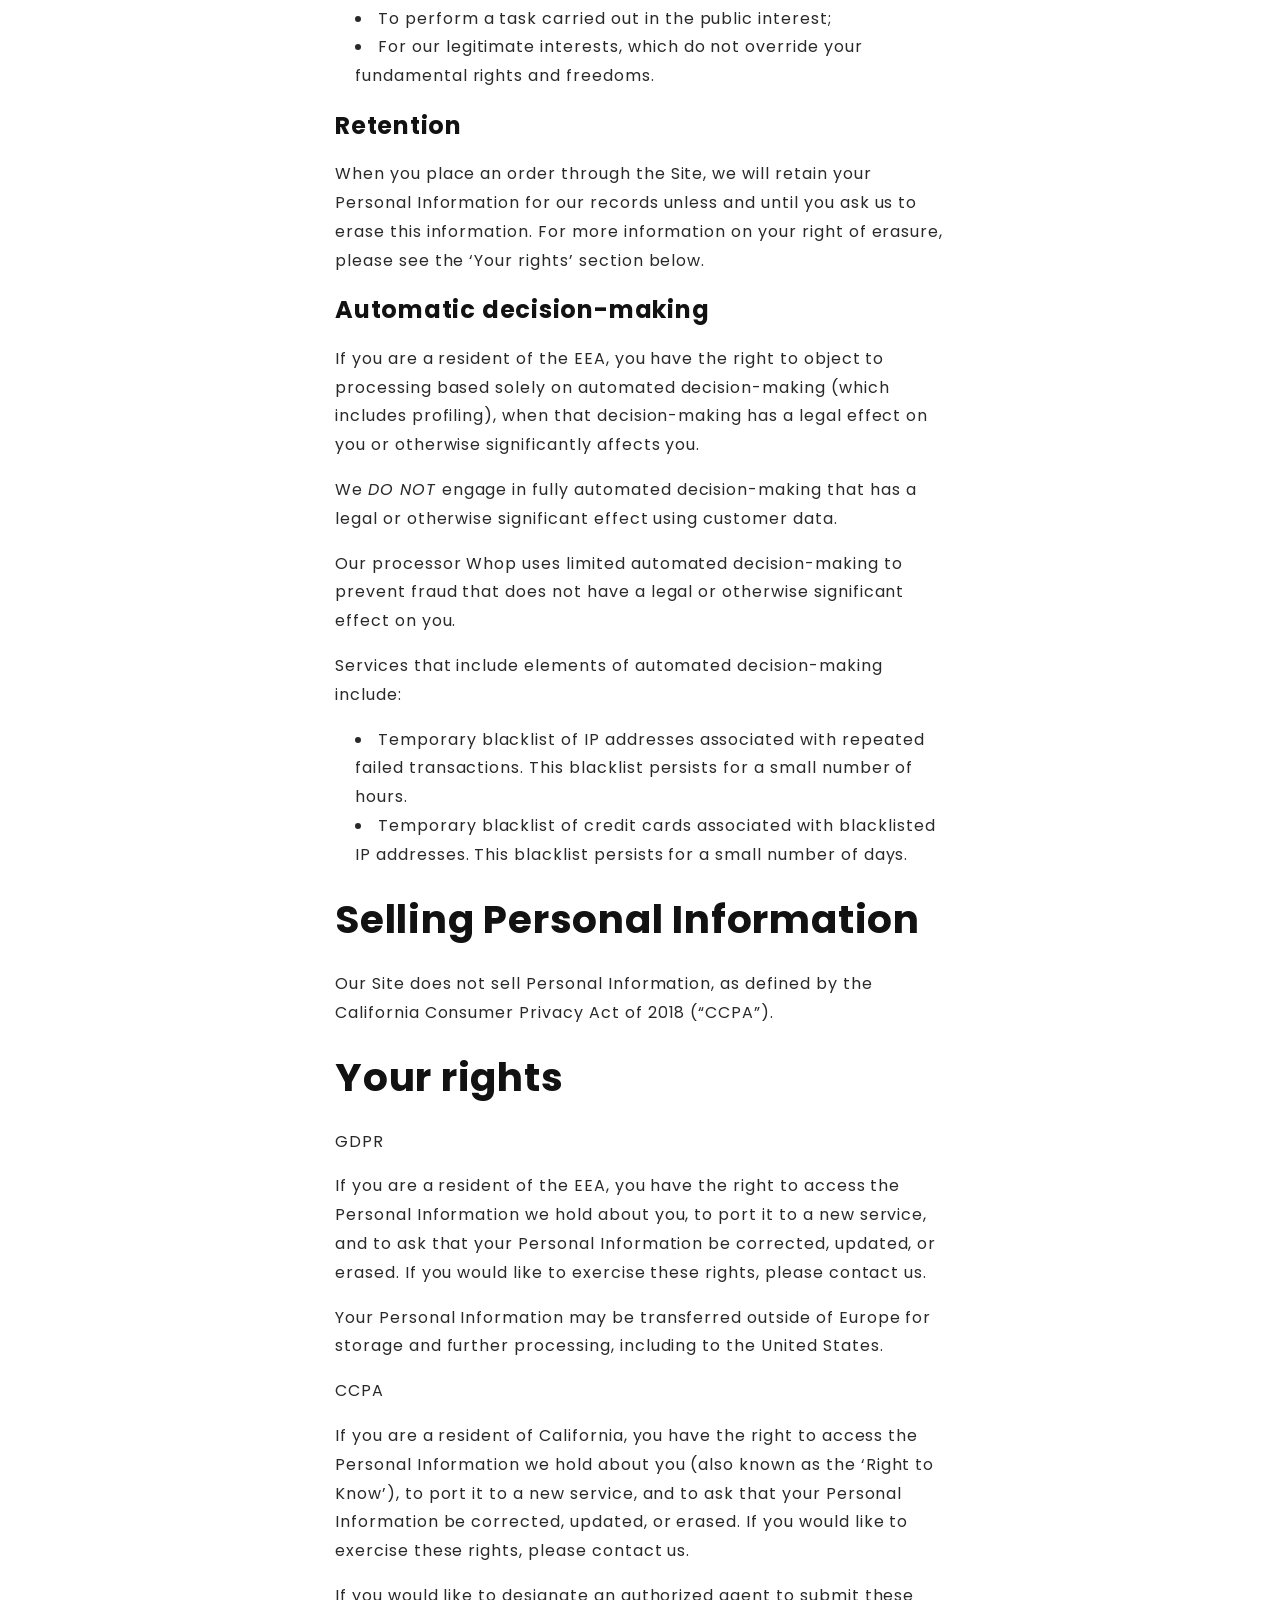
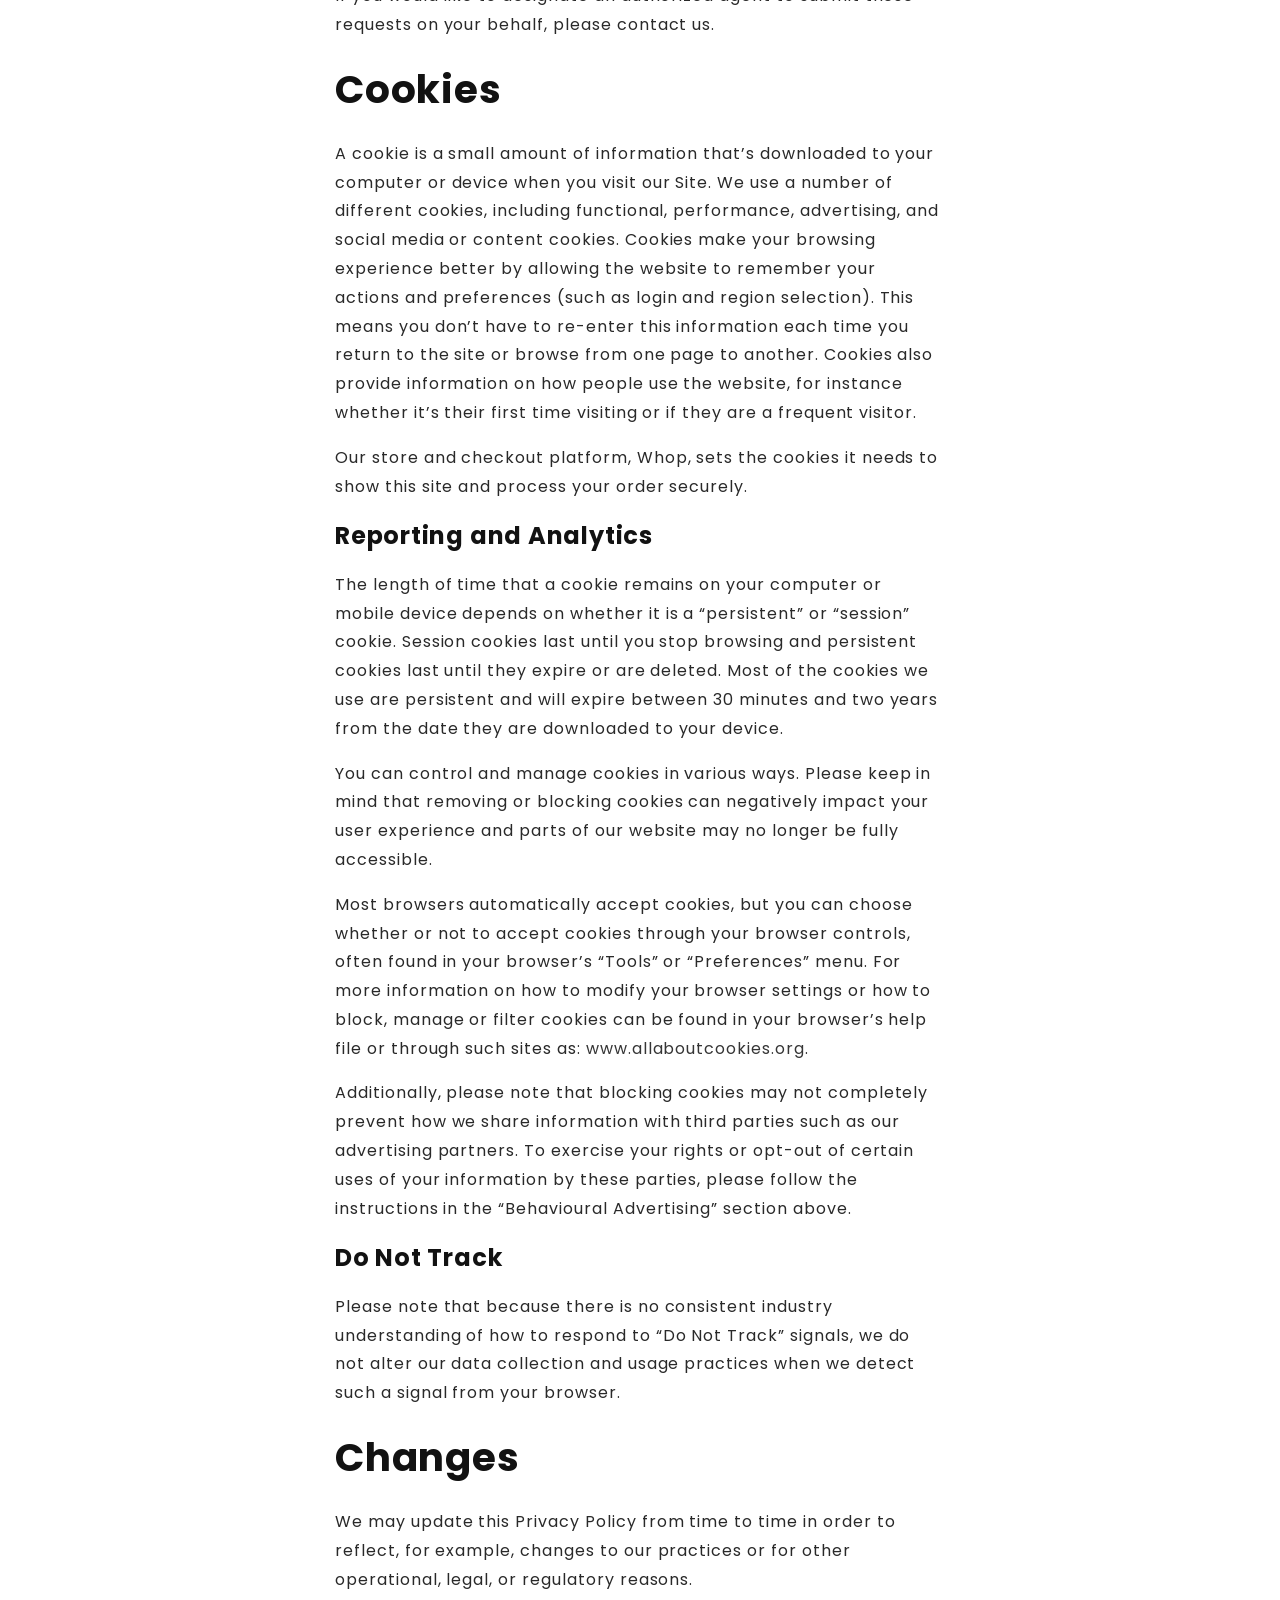
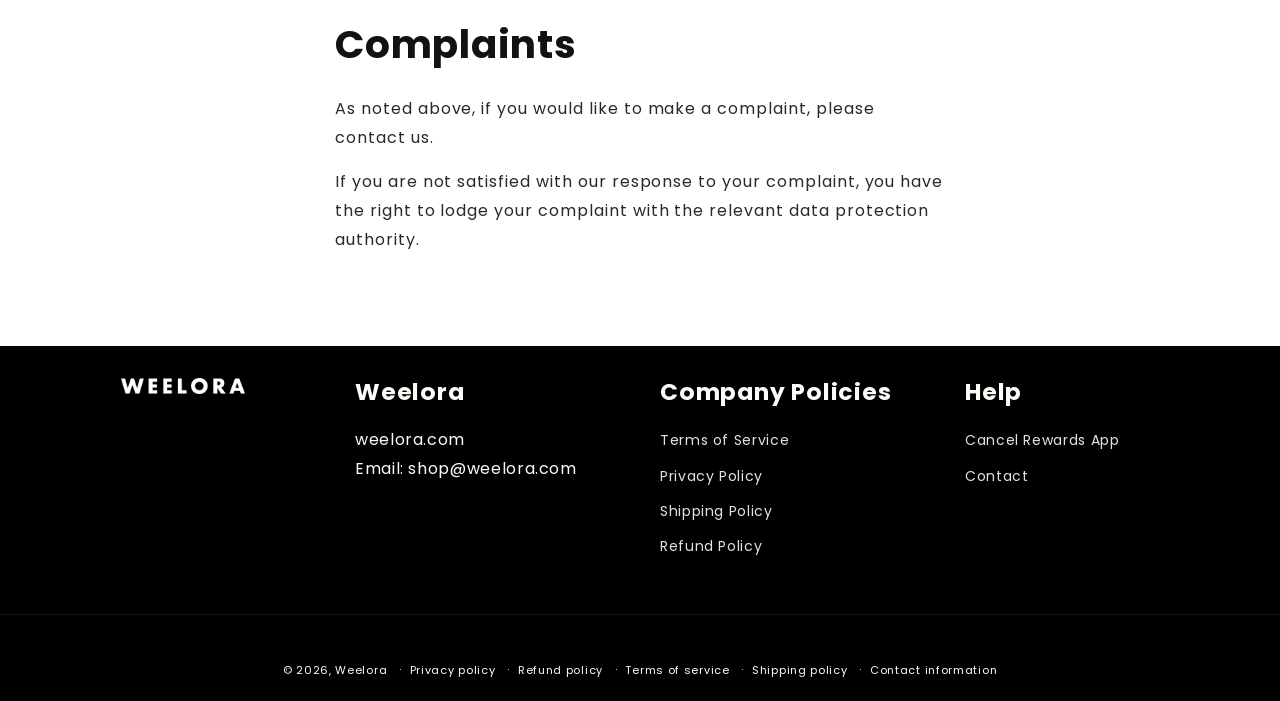
<file: policies/privacy-policy/index.html>
<!DOCTYPE html>
<html class="js" lang="en"><head><meta charset="utf-8"/><meta content="width=device-width, initial-scale=1" name="viewport"/><link data-precedence="default" href="/ui/pol_privacy.css" rel="stylesheet"/><title>Privacy policy – Weelora</title><meta content="noindex,follow" name="robots"/><meta content="https://weelora.com/policies/privacy-policy" property="og:url"/><meta content="Weelora" property="og:site_name"/><meta content="Weelora privacy policy." name="description"/><meta content="Privacy policy – Weelora" property="og:title"/><meta content="Weelora privacy policy." property="og:description"/><meta content="website" property="og:type"/><meta content="light" name="color-scheme"/><link href="https://weelora.com/policies/privacy-policy" rel="canonical"/><link href="/os/brand/favicon.png" rel="icon" sizes="192x192" type="image/png"/><link href="/os/brand/favicon.png" rel="apple-touch-icon" sizes="192x192"/><style>@media (max-width:999px){html:not([data-rdy]) .lz{display:none!important}}</style></head><body><!--$--><div class="gradient link-btns--glow action-btns--glow" style="--header-height:97px;--screen-height:900px"><a class="skip-to-content-link button visually-hidden" href="/">
      Skip to content
    </a>
<div class="shopify-section shopify-section-group-header-group section-header" id="shopify-section-sections--19456415957045__header">
<svg class="hidden" xmlns="http://www.w3.org/2000/svg">
<symbol fill="none" id="icon-search" viewbox="0 0 18 19">
<path clip-rule="evenodd" d="M11.03 11.68A5.784 5.784 0 112.85 3.5a5.784 5.784 0 018.18 8.18zm.26 1.12a6.78 6.78 0 11.72-.7l5.4 5.4a.5.5 0 11-.71.7l-5.41-5.4z" fill="currentColor" fill-rule="evenodd"></path>
</symbol>
<symbol class="icon icon-close" fill="none" id="icon-reset" stroke="currentColor" viewbox="0 0 18 18">
<circle cx="9" cy="9" r="8.5" stroke-opacity="0.2"></circle>
<path d="M6.82972 6.82915L1.17193 1.17097" stroke-linecap="round" stroke-linejoin="round" transform="translate(5 5)"></path>
<path d="M1.22896 6.88502L6.77288 1.11523" stroke-linecap="round" stroke-linejoin="round" transform="translate(5 5)"></path>
</symbol>
<symbol class="icon icon-close" fill="none" id="icon-close" viewbox="0 0 18 17">
<path d="M.865 15.978a.5.5 0 00.707.707l7.433-7.431 7.579 7.282a.501.501 0 00.846-.37.5.5 0 00-.153-.351L9.712 8.546l7.417-7.416a.5.5 0 10-.707-.708L8.991 7.853 1.413.573a.5.5 0 10-.693.72l7.563 7.268-7.418 7.417z" fill="currentColor">
</path></symbol>
</svg>
<style>.section-header .header-wrapper,.section-header .menu-drawer,.section-header .menu-drawer__submenu,.section-header .header__submenu{--color-foreground:255,255,255;--color-background:0,0,0;--gradient-background:#000000;background:#000000;color:#fff}.section-header .header__menu-item,.section-header .header__icon,.section-header .menu-drawer__menu-item,.section-header .menu-drawer__close-button,.section-header .menu-drawer__title{color:#fff}.section-header .header__heading-logo{filter:brightness(0) invert(1)}.section-header .header__submenu{border-color:rgba(255,255,255,.18);width:max-content;min-width:20rem}.section-header .header__inline-menu .header__menu-item{white-space:nowrap}@media (min-width:1200px){.section-header .header__inline-menu .list-menu--inline{flex-wrap:nowrap}.section-header .header .header__heading-link{max-width:21rem}.section-header .header__inline-menu .header__menu-item--main{padding-left:.5rem;padding-right:.5rem;font-size:1.2rem;letter-spacing:0}.section-header .header__inline-menu details>.header__menu-item--main{padding-right:1.9rem}.section-header .header__inline-menu details>.header__menu-item--main .icon-caret{right:.5rem}}@media (min-width:1366px){.section-header .header__inline-menu .header__menu-item--main{padding-left:.7rem;padding-right:.7rem;font-size:1.3rem;letter-spacing:.02rem}.section-header .header__inline-menu details>.header__menu-item--main{padding-right:2.2rem}.section-header .header__inline-menu details>.header__menu-item--main .icon-caret{right:.6rem}}@media (min-width:1440px){.section-header .header__inline-menu .header__menu-item--main{padding-left:.75rem;padding-right:.75rem;font-size:1.35rem;letter-spacing:.03rem}.section-header .header__inline-menu details>.header__menu-item--main{padding-right:2.3rem}}</style><sticky-header class="header-wrapper color-background-1 gradient header-wrapper--border-bottom" data-sticky-type="on-scroll-up">
<header class="header header--middle-center header--mobile-center page-width header--has-menu"><header-drawer data-breakpoint="tablet" data-desktop-type="dropdown">
<details class="menu-drawer-container" id="Details-menu-drawer-container">
<summary aria-controls="menu-drawer" aria-expanded="false" aria-label="Menu" class="header__icon header__icon--menu header__icon--summary link focus-inset" role="button">
<span>
<svg aria-hidden="true" class="icon icon-hamburger" fill="none" focusable="false" viewbox="0 0 18 16" xmlns="http://www.w3.org/2000/svg">
<path d="M1 .5a.5.5 0 100 1h15.71a.5.5 0 000-1H1zM.5 8a.5.5 0 01.5-.5h15.71a.5.5 0 010 1H1A.5.5 0 01.5 8zm0 7a.5.5 0 01.5-.5h15.71a.5.5 0 010 1H1a.5.5 0 01-.5-.5z" fill="currentColor">
</path></svg>
<svg aria-hidden="true" class="icon icon-close" fill="none" focusable="false" viewbox="0 0 18 17" xmlns="http://www.w3.org/2000/svg">
<path d="M.865 15.978a.5.5 0 00.707.707l7.433-7.431 7.579 7.282a.501.501 0 00.846-.37.5.5 0 00-.153-.351L9.712 8.546l7.417-7.416a.5.5 0 10-.707-.708L8.991 7.853 1.413.573a.5.5 0 10-.693.72l7.563 7.268-7.418 7.417z" fill="currentColor">
</path></svg>
</span>
</summary>
<div class="gradient menu-drawer motion-reduce color-background-1" id="menu-drawer" tabindex="-1">
<div class="menu-drawer__inner-container">
<div class="menu-drawer__mobile-content menu-drawer__title-and-close-btn">
<h3 class="menu-drawer__title">Menu</h3>
<button class="menu-drawer__close-btn menu-drawer__close-menu-btn header__icon header__icon--menu header__icon--summary link focus-inset">
<svg aria-hidden="true" class="icon icon-close" fill="none" focusable="false" viewbox="0 0 18 17" xmlns="http://www.w3.org/2000/svg">
<path d="M.865 15.978a.5.5 0 00.707.707l7.433-7.431 7.579 7.282a.501.501 0 00.846-.37.5.5 0 00-.153-.351L9.712 8.546l7.417-7.416a.5.5 0 10-.707-.708L8.991 7.853 1.413.573a.5.5 0 10-.693.72l7.563 7.268-7.418 7.417z" fill="currentColor">
</path></svg>
</button>
</div>
<div class="menu-drawer__navigation-container">
<nav class="menu-drawer__navigation">
<ul class="menu-drawer__menu has-submenu list-menu" role="list"><li class="lz"><details id="Details-menu-drawer-menu-item-3"><summary class="menu-drawer__menu-item list-menu__item link link--text focus-inset">Rewards App<svg aria-hidden="true" class="icon icon-arrow" fill="none" focusable="false" viewbox="0 0 14 10" xmlns="http://www.w3.org/2000/svg"><path clip-rule="evenodd" d="M8.537.808a.5.5 0 01.817-.162l4 4a.5.5 0 010 .708l-4 4a.5.5 0 11-.708-.708L11.793 5.5H1a.5.5 0 010-1h10.793L8.646 1.354a.5.5 0 01-.109-.546z" fill="currentColor" fill-rule="evenodd"></path></svg><svg aria-hidden="true" class="icon icon-caret" focusable="false" viewbox="0 0 10 6"><path clip-rule="evenodd" d="M9.354.646a.5.5 0 00-.708 0L5 4.293 1.354.646a.5.5 0 00-.708.708l4 4a.5.5 0 00.708 0l4-4a.5.5 0 000-.708z" fill="currentColor" fill-rule="evenodd"></path></svg></summary><div class="menu-drawer__submenu has-submenu gradient motion-reduce" id="link-rewards-app" tabindex="-1"><div class="menu-drawer__inner-submenu"><button aria-expanded="true" class="menu-drawer__close-button link link--text focus-inset"><svg aria-hidden="true" class="icon icon-arrow" fill="none" focusable="false" viewbox="0 0 14 10" xmlns="http://www.w3.org/2000/svg"><path clip-rule="evenodd" d="M8.537.808a.5.5 0 01.817-.162l4 4a.5.5 0 010 .708l-4 4a.5.5 0 11-.708-.708L11.793 5.5H1a.5.5 0 010-1h10.793L8.646 1.354a.5.5 0 01-.109-.546z" fill="currentColor" fill-rule="evenodd"></path></svg>Rewards App</button><ul class="menu-drawer__menu list-menu" role="list" tabindex="-1"><li><a class="menu-drawer__menu-item link link--text list-menu__item focus-inset" href="mailto:shop@weelora.com?subject=Cancel%20Rewards%20App">Cancel Rewards App</a></li></ul></div></div></details></li><li><a class="menu-drawer__menu-item list-menu__item link link--text focus-inset" href="/">Contact</a></li></ul>
</nav>
<div class="menu-drawer__utility-links"><ul class="list list-social list-unstyled" role="list"></ul>
</div>
</div>
</div>
</div>
</details>
</header-drawer>
<nav class="header__inline-menu">
<ul class="list-menu list-menu--inline" role="list"><li class="lz"><header-menu><details id="Details-HeaderMenu-3"><summary class="header__menu-item header__menu-item--main list-menu__item link focus-inset"><span>Rewards App</span><svg aria-hidden="true" class="icon icon-caret" focusable="false" viewbox="0 0 10 6"><path clip-rule="evenodd" d="M9.354.646a.5.5 0 00-.708 0L5 4.293 1.354.646a.5.5 0 00-.708.708l4 4a.5.5 0 00.708 0l4-4a.5.5 0 000-.708z" fill="currentColor" fill-rule="evenodd"></path></svg></summary><ul class="header__submenu list-menu list-menu--disclosure gradient caption-large motion-reduce global-settings-popup" id="HeaderMenu-MenuList-3" role="list" tabindex="-1"><li><a class="header__menu-item list-menu__item link link--text focus-inset caption-large" href="mailto:shop@weelora.com?subject=Cancel%20Rewards%20App">Cancel Rewards App</a></li></ul></details></header-menu></li><li><a class="header__menu-item header__menu-item--main list-menu__item link link--text focus-inset" href="/"><span>Contact</span></a></li></ul>
</nav>
<a class="header__heading-link link link--text focus-inset media media--transparent ratio" href="/" style="--ratio-percent: 12.79%"><img alt="Weelora" class="header__heading-logo header__heading-logo--main" height="31" src="/os/brand/weelora-wordmark.png" width="200"/>
</a><div class="header__icons">

</div>
</header>
</sticky-header>
</div>
<main class="content-for-layout focus-none" id="MainContent" role="main" tabindex="-1">
<div class="shopify-policy__container">
<div class="shopify-policy__title">
<h1>Privacy policy</h1>
</div>
<div class="shopify-policy__body">
<div class="rte">
<p><span style="font-weight:400;">This Privacy Policy describes how weelora.com (the “Site” or “we”) collects, uses, and discloses your Personal Information when you visit or make a purchase from the Site.</span></p>
<h1><b>Contact</b></h1>
<p><span style="font-weight:400;">After reviewing this policy, if you have additional questions, want more information about our privacy practices, or would like to make a complaint, please contact us.</span></p>
<p><span style="font-weight:400;">Collecting Personal Information</span></p>
<p><span style="font-weight:400;">When you visit the Site, we collect certain information about your device, your interaction with the Site, and information necessary to process your purchases. We may also collect additional information if you contact us for customer support. In this Privacy Policy, we refer to any information about an identifiable individual (including the information below) as “Personal Information”. See the list below for more information about what Personal Information we collect and why.</span></p>
<ul>
<li style="font-weight:400;"><span style="font-weight:400;">Device information</span></li>
<ul>
<li style="font-weight:400;">
<b>Purpose of collection:</b><span style="font-weight:400;"><span> </span>to load the Site accurately for you, and to perform analytics on Site usage to optimize our Site.</span>
</li>
<li style="font-weight:400;">
<b>Source of collection:</b><span style="font-weight:400;"><span> </span>Collected automatically when you access our Site using cookies, log files, web beacons, tags, or pixels</span>
</li>
<li style="font-weight:400;">
<b>Disclosure for a business purpose:</b><span style="font-weight:400;"><span> </span>shared with our processor Whop </span>
</li>
<li style="font-weight:400;">
<b>Personal Information collected:</b><span style="font-weight:400;"><span> </span>version of web browser, IP address, time zone, cookie information, what sites or products you view, search terms, and how you interact with the Site </span>
</li>
</ul>
<li style="font-weight:400;"><span style="font-weight:400;">Order information</span></li>
<ul>
<li style="font-weight:400;">
<b>Purpose of collection:</b><span style="font-weight:400;"><span> </span>to provide products or services to you to fulfill our contract, to process your payment information, arrange for shipping, and provide you with invoices and/or order confirmations, communicate with you, screen our orders for potential risk or fraud, and when in line with the preferences you have shared with us, provide you with information or advertising relating to our products or services.</span>
</li>
<li style="font-weight:400;">
<b>Source of collection:</b><span style="font-weight:400;"><span> </span>collected from you.</span>
</li>
<li style="font-weight:400;">
<b>Disclosure for a business purpose:</b><span style="font-weight:400;"><span> </span>shared with our processor Whop </span>
</li>
<li style="font-weight:400;">
<b>Personal Information collected:</b><span style="font-weight:400;"><span> </span>name, billing address, shipping address, payment information (including credit card numbers, email address, and phone number.</span>
</li>
</ul>
<li style="font-weight:400;"><span style="font-weight:400;">Customer support information</span></li>
<ul>
<li style="font-weight:400;">
<b>Purpose of collection:</b><span style="font-weight:400;"><span> </span>to provide customer support.</span>
</li>
<li style="font-weight:400;">
<b>Source of collection:</b><span style="font-weight:400;"><span> </span>collected from you</span>
</li>
<li style="font-weight:400;">
<b>Personal Information collected:</b><span> </span><i><span style="font-weight:400;">name and email address</span></i>
</li>
</ul>
</ul>
<p><span style="font-weight:400;"> </span></p>
<h1><b>Sharing Personal Information</b></h1>
<p><span style="font-weight:400;">We share your Personal Information with service providers to help us provide our services and fulfill our contracts with you, as described above. For example:</span></p>
<ul>
<li style="font-weight:400;">
<span style="font-weight:400;">We use Whop to power our online store and checkout. You can read more about how Whop uses your Personal Information here:<span> </span></span><a href="https://whop.com/privacy-policy/" rel="noreferrer noopener" target="_blank"><span style="font-weight:400;">https://whop.com/privacy-policy/</span></a><span style="font-weight:400;">.</span>
</li>
<li style="font-weight:400;"><span style="font-weight:400;">We may share your Personal Information to comply with applicable laws and regulations, to respond to a subpoena, search warrant or other lawful request for information we receive, or to otherwise protect our rights.</span></li>
</ul>
<p><span style="font-weight:400;">Behavioural Advertising</span></p>
<p><span style="font-weight:400;">As described above, we use your Personal Information to provide you with targeted advertisements or marketing communications we believe may be of interest to you. For example:</span></p>
<ul>
<li style="font-weight:400;">
<span style="font-weight:400;">We use the Meta pixel to help us understand how our customers use the Site and to measure our ads. You can read more about how Meta uses your Personal Information here:<span> </span></span><a href="https://www.facebook.com/privacy/policy/" rel="noreferrer noopener" target="_blank"><span style="font-weight:400;">https://www.facebook.com/privacy/policy/</span></a><span style="font-weight:400;">.</span>
</li>
<li style="font-weight:400;"><span style="font-weight:400;">We share information about your use of the Site, your purchases, and your interaction with our ads on other websites with our advertising partners. We collect and share some of this information directly with our advertising partners, and in some cases through the use of cookies or other similar technologies (which you may consent to, depending on your location).</span></li>
<li style="font-weight:400;">
<span style="font-weight:400;">For more information about how targeted advertising works, you can visit the Network Advertising Initiative’s (“NAI”) educational page at<span> </span></span><a href="https://www.networkadvertising.org/understanding-online-advertising/how-does-it-work" rel="noreferrer noopener" target="_blank"><span style="font-weight:400;">https://www.networkadvertising.org/understanding-online-advertising/how-does-it-work</span></a><span style="font-weight:400;">.</span>
</li>
</ul>
<p><span style="font-weight:400;">Additionally, you can opt out of some of these services by visiting the Digital Advertising Alliance’s opt-out portal at:<span> </span></span><a href="https://optout.aboutads.info/" rel="noreferrer noopener" target="_blank"><span style="font-weight:400;">https://optout.aboutads.info/</span></a><span style="font-weight:400;">.</span></p>
<h1><b>Using Personal Information</b></h1>
<p><span style="font-weight:400;">We use your personal Information to provide our services to you, which includes: offering products for sale, processing payments, shipping and fulfillment of your order, and keeping you up to date on new products, services, and offers.</span></p>
<p><span style="font-weight:400;">Lawful basis</span></p>
<p><span style="font-weight:400;">Pursuant to the General Data Protection Regulation (“GDPR”), if you are a resident of the European Economic Area (“EEA”), we process your personal information under the following lawful bases:</span></p>
<ul>
<li style="font-weight:400;"><span style="font-weight:400;">Your consent;</span></li>
<li style="font-weight:400;"><span style="font-weight:400;">The performance of the contract between you and the Site;</span></li>
<li style="font-weight:400;"><span style="font-weight:400;">Compliance with our legal obligations;</span></li>
<li style="font-weight:400;"><span style="font-weight:400;">To protect your vital interests;</span></li>
<li style="font-weight:400;"><span style="font-weight:400;">To perform a task carried out in the public interest;</span></li>
<li style="font-weight:400;"><span style="font-weight:400;">For our legitimate interests, which do not override your fundamental rights and freedoms.</span></li>
</ul>
<h2><b>Retention</b></h2>
<p><span style="font-weight:400;">When you place an order through the Site, we will retain your Personal Information for our records unless and until you ask us to erase this information. For more information on your right of erasure, please see the ‘Your rights’ section below.</span></p>
<h2><b>Automatic decision-making</b></h2>
<p><span style="font-weight:400;">If you are a resident of the EEA, you have the right to object to processing based solely on automated decision-making (which includes profiling), when that decision-making has a legal effect on you or otherwise significantly affects you.</span></p>
<p><span style="font-weight:400;">We<span> </span></span><i><span style="font-weight:400;">DO NOT<span> </span></span></i><span style="font-weight:400;">engage in fully automated decision-making that has a legal or otherwise significant effect using customer data.</span></p>
<p><span style="font-weight:400;">Our processor Whop uses limited automated decision-making to prevent fraud that does not have a legal or otherwise significant effect on you.</span></p>
<p><span style="font-weight:400;">Services that include elements of automated decision-making include:</span></p>
<ul>
<li style="font-weight:400;"><span style="font-weight:400;">Temporary blacklist of IP addresses associated with repeated failed transactions. This blacklist persists for a small number of hours.</span></li>
<li style="font-weight:400;"><span style="font-weight:400;">Temporary blacklist of credit cards associated with blacklisted IP addresses. This blacklist persists for a small number of days.</span></li>
</ul>
<h1><b>Selling Personal Information</b></h1>
<p><span style="font-weight:400;">Our Site does not sell Personal Information, as defined by the California Consumer Privacy Act of 2018 (“CCPA”).</span></p>
<h1><b>Your rights</b></h1>
<p><span style="font-weight:400;">GDPR</span></p>
<p><span style="font-weight:400;">If you are a resident of the EEA, you have the right to access the Personal Information we hold about you, to port it to a new service, and to ask that your Personal Information be corrected, updated, or erased. If you would like to exercise these rights, please contact us.</span></p>
<p><span style="font-weight:400;">Your Personal Information may be transferred outside of Europe for storage and further processing, including to the United States.</span></p>
<p><span style="font-weight:400;">CCPA</span></p>
<p><span style="font-weight:400;">If you are a resident of California, you have the right to access the Personal Information we hold about you (also known as the ‘Right to Know’), to port it to a new service, and to ask that your Personal Information be corrected, updated, or erased. If you would like to exercise these rights, please contact us. </span></p>
<p><span style="font-weight:400;">If you would like to designate an authorized agent to submit these requests on your behalf, please contact us.</span></p>
<h1><b>Cookies</b></h1>
<p><span style="font-weight:400;">A cookie is a small amount of information that’s downloaded to your computer or device when you visit our Site. We use a number of different cookies, including functional, performance, advertising, and social media or content cookies. Cookies make your browsing experience better by allowing the website to remember your actions and preferences (such as login and region selection). This means you don’t have to re-enter this information each time you return to the site or browse from one page to another. Cookies also provide information on how people use the website, for instance whether it’s their first time visiting or if they are a frequent visitor.</span></p>
<p><span style="font-weight:400;">Our store and checkout platform, Whop, sets the cookies it needs to show this site and process your order securely.</span></p>
<h2><b>Reporting and Analytics</b></h2>
<p><span style="font-weight:400;">The length of time that a cookie remains on your computer or mobile device depends on whether it is a “persistent” or “session” cookie. Session cookies last until you stop browsing and persistent cookies last until they expire or are deleted. Most of the cookies we use are persistent and will expire between 30 minutes and two years from the date they are downloaded to your device.</span></p>
<p><span style="font-weight:400;">You can control and manage cookies in various ways. Please keep in mind that removing or blocking cookies can negatively impact your user experience and parts of our website may no longer be fully accessible.</span></p>
<p><span style="font-weight:400;">Most browsers automatically accept cookies, but you can choose whether or not to accept cookies through your browser controls, often found in your browser’s “Tools” or “Preferences” menu. For more information on how to modify your browser settings or how to block, manage or filter cookies can be found in your browser’s help file or through such sites as:<span> </span></span><a href="https://www.allaboutcookies.org/" rel="noreferrer noopener" target="_blank"><span style="font-weight:400;">www.allaboutcookies.org</span></a><span style="font-weight:400;">.</span></p>
<p><span style="font-weight:400;">Additionally, please note that blocking cookies may not completely prevent how we share information with third parties such as our advertising partners. To exercise your rights or opt-out of certain uses of your information by these parties, please follow the instructions in the “Behavioural Advertising” section above.</span></p>
<h2><b>Do Not Track</b></h2>
<p><span style="font-weight:400;">Please note that because there is no consistent industry understanding of how to respond to “Do Not Track” signals, we do not alter our data collection and usage practices when we detect such a signal from your browser.</span></p>
<h1><b>Changes</b></h1>
<p><span style="font-weight:400;">We may update this Privacy Policy from time to time in order to reflect, for example, changes to our practices or for other operational, legal, or regulatory reasons.</span></p>
<h1><b>Complaints</b></h1>
<p><span style="font-weight:400;">As noted above, if you would like to make a complaint, please contact us.</span></p>
<p><span style="font-weight:400;">If you are not satisfied with our response to your complaint, you have the right to lodge your complaint with the relevant data protection authority.</span></p>
<p><br/></p>
<h3 data-os-business-heading="" hidden=""><span style="font-weight:400;"><strong>Business Info</strong></span></h3>
<div data-os-business=""></div>
</div>
</div>
</div>
</main>
<div class="shopify-section shopify-section-group-footer-group" id="shopify-section-sections--19456415924277__footer">
<footer class="footer weelora-store-footer">
<style>
.weelora-store-footer {
  --color-foreground: 253, 251, 247;
  --color-background: 0, 0, 0;
  --grid-desktop-horizontal-spacing: 40px;
  --grid-mobile-horizontal-spacing: 20px;
  --font-heading-scale: 1.3;
  margin: 0;
  padding: 0 0 20px;
  background: #000000;
  color: #fdfbf7;
  font-family: Poppins, sans-serif;
  font-size: 16px;
  font-style: normal;
  font-weight: 400;
  line-height: 1.8;
  letter-spacing: .04em;
}
.weelora-store-footer .store-footer-main { padding-top: 32px; border-bottom: 1px solid rgba(253,251,247,.08); }
.weelora-store-footer .page-width { max-width: 1400px; margin: 0 auto; padding-left: 50px; padding-right: 50px; }
.weelora-store-footer .footer-block__heading { color: #fdfbf7; font-family: Poppins, sans-serif; font-weight: 700; }
.weelora-store-footer .rte a,
.weelora-store-footer .rte a:visited,
.weelora-store-footer .rte a:hover { color: #fdfbf7; }
.weelora-store-footer .footer-block__image-wrapper { max-width: min(100%, 124px); border: 0; border-radius: 0; }
.weelora-store-footer .footer-block__image-wrapper img { width: 100%; height: auto; border-radius: 0; filter: brightness(0) invert(1); }
.weelora-store-footer .footer__content-bottom { border-top: 0; }
@media screen and (max-width: 749px) {
  .weelora-store-footer { padding-bottom: 15px; font-size: 15px; }
  .weelora-store-footer .store-footer-main { padding-top: 24px; }
  .weelora-store-footer .page-width { padding-left: 15px; padding-right: 15px; }
}
</style>
<div class="store-footer-main">
<div class="footer__content-top page-width"><div class="footer__blocks-wrapper grid">
<div class="footer-block grid__item footer-block--desktop-3 footer-block--mobile-2">
<div class="footer-block__details-content footer-block-image center"><div class="footer-block__image-wrapper global-media-settings">
<img alt="Weelora" height="176" loading="lazy" src="/os/brand/weelora-wordmark.png" width="1376"/>
</div></div>
</div>
<div class="footer-block grid__item footer-block--desktop-3 footer-block--mobile-2">
<h2 class="footer-block__heading">Weelora</h2>
<div class="footer-block__details-content rte"><p><a href="https://weelora.com">weelora.com</a><br/>Email: shop@weelora.com</p></div>
</div>
<div class="footer-block grid__item footer-block--menu footer-block--desktop-3 footer-block--mobile-2">
<h2 class="footer-block__heading">Company Policies</h2>
<ul class="footer-block__details-content list-unstyled">
<li><a class="link link--text list-menu__item list-menu__item--link" href="/policies/terms-of-service">Terms of Service</a></li>
<li><a class="link link--text list-menu__item list-menu__item--link" href="/policies/privacy-policy">Privacy Policy</a></li>
<li><a class="link link--text list-menu__item list-menu__item--link" href="/policies/shipping-policy">Shipping Policy</a></li>
<li><a class="link link--text list-menu__item list-menu__item--link" href="/policies/refund-policy">Refund Policy</a></li>

</ul>
</div>
<div class="footer-block grid__item footer-block--menu footer-block--desktop-3 footer-block--mobile-2">
<h2 class="footer-block__heading">Help</h2>
<ul class="footer-block__details-content list-unstyled">
<li class="lz"><a class="link link--text list-menu__item list-menu__item--link" href="mailto:shop@weelora.com?subject=Cancel%20Rewards%20App">Cancel Rewards App</a></li>

<li><a class="link link--text list-menu__item list-menu__item--link" href="/">Contact</a></li>

</ul>
</div>
</div></div>
</div>
<div class="footer__content-bottom">
<div class="footer__content-bottom-wrapper page-width"><div class="footer__column footer__localization isolate"></div><div class="footer__column footer__column--info"></div></div>
<div class="footer__content-bottom-wrapper page-width"><div class="footer__copyright caption">
<small class="copyright__content">© 2026, <a href="/">Weelora</a></small>
<ul class="policies list-unstyled">
<li><small class="copyright__content"><a href="/policies/privacy-policy">Privacy policy</a></small></li>
<li><small class="copyright__content"><a href="/policies/refund-policy">Refund policy</a></small></li>
<li><small class="copyright__content"><a href="/policies/terms-of-service">Terms of service</a></small></li>
<li><small class="copyright__content"><a href="/policies/shipping-policy">Shipping policy</a></small></li>
<li><small class="copyright__content"><a href="/policies/contact-information">Contact information</a></small></li>
</ul>
</div></div>
</div>
</footer>
</div>
<ul hidden="">
<li id="a11y-refresh-page-message">Choosing a selection results in a full page refresh.</li>
<li id="a11y-new-window-message">Opens in a new window.</li>
</ul>
<div class="shopify-block shopify-app-block" id="shopify-block-Aa3VDWldqR2hLcjJYa__17931597366502870179">
</div><div class="shopify-block shopify-app-block" id="shopify-block-AbmR4ZVhWZXJvS2NJQ__2786716548061469553">
</div><div class="shopify-block shopify-app-block" id="shopify-block-ANGtrVkhGc2dNU1FHT__1143683040400472741">
</div>
<style>main .rte a,main .rte span{overflow-wrap:anywhere}@media (min-width:750px) and (max-width:989px){.card__heading,.card__heading a{font-size:1.25rem;letter-spacing:0;word-break:normal;overflow-wrap:normal}.icon-with-text .h4{font-size:1.15rem;letter-spacing:0;word-break:normal;overflow-wrap:normal}}@media (min-width:990px) and (max-width:1199px){.header__inline-menu .header__menu-item{padding-left:.7rem;padding-right:.7rem;font-size:1.25rem;letter-spacing:.02em;white-space:nowrap}}</style></div><!--/$--></body></html>
</file>
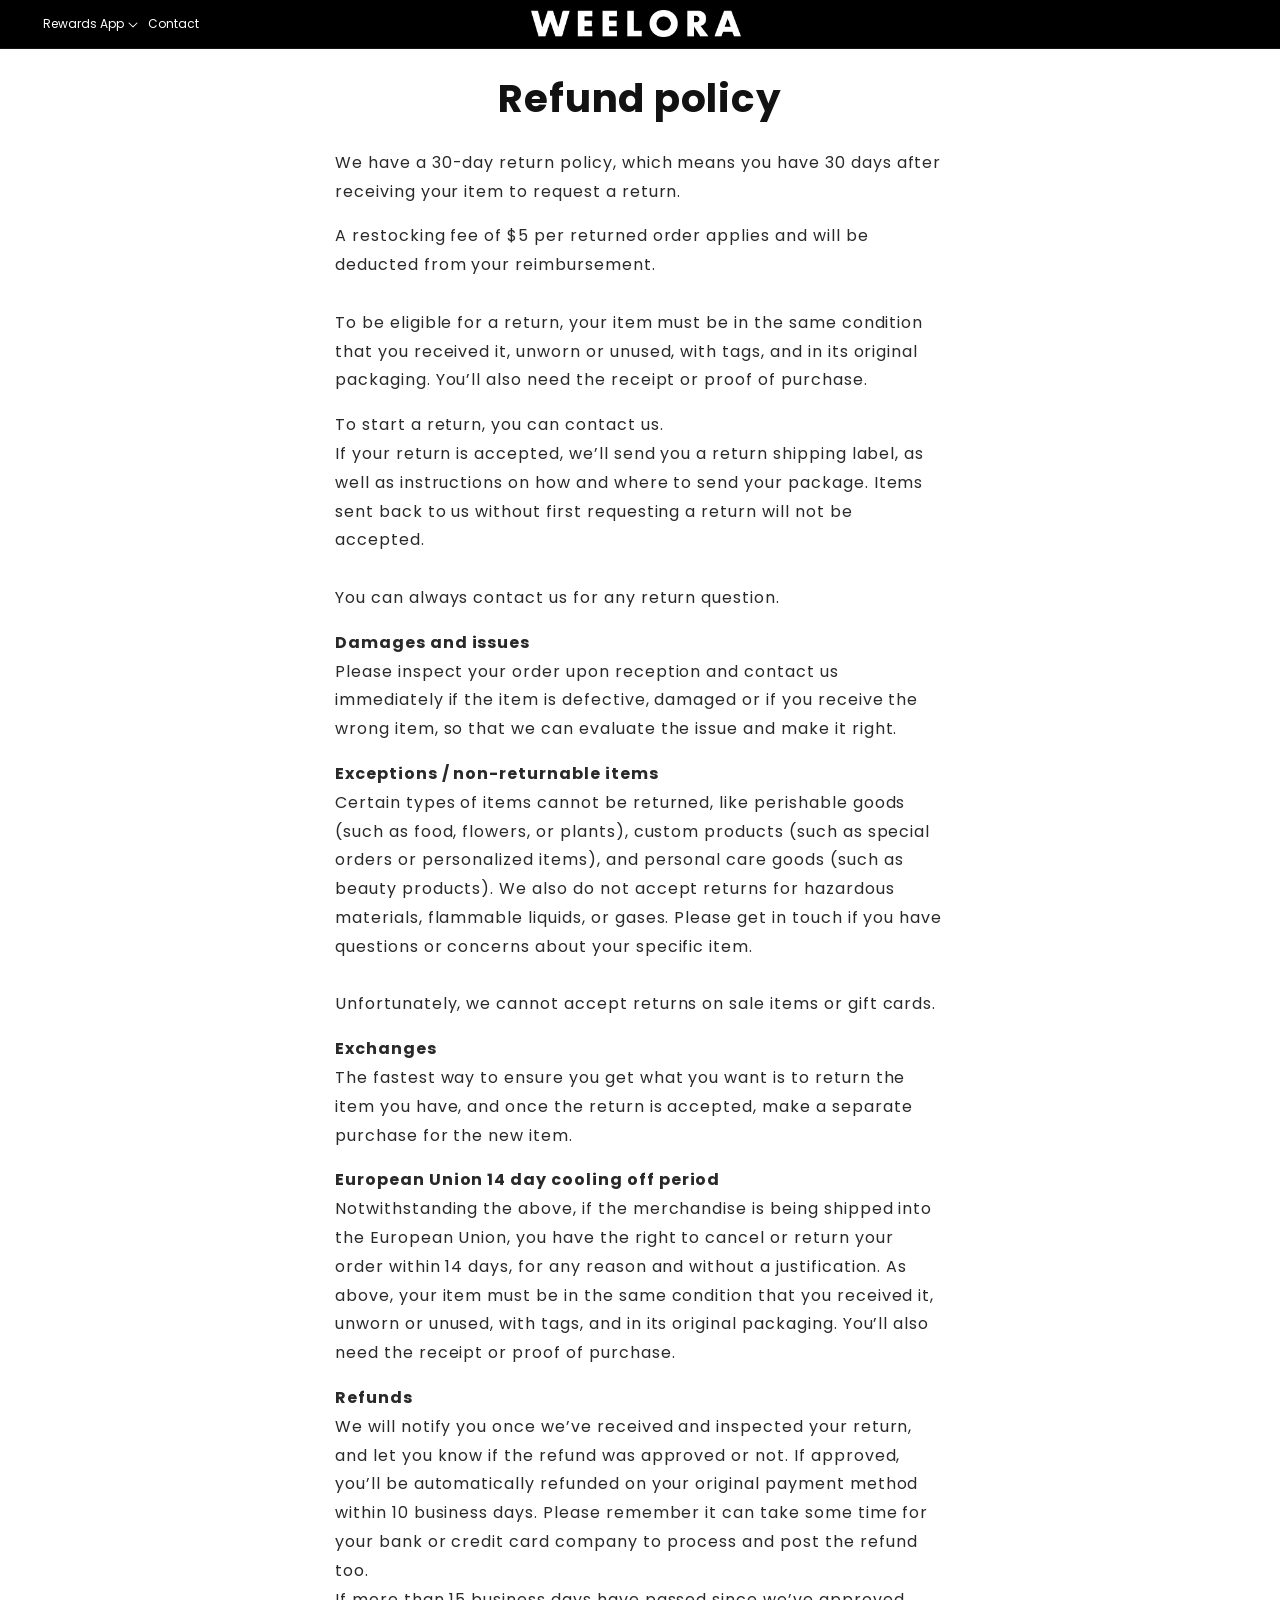
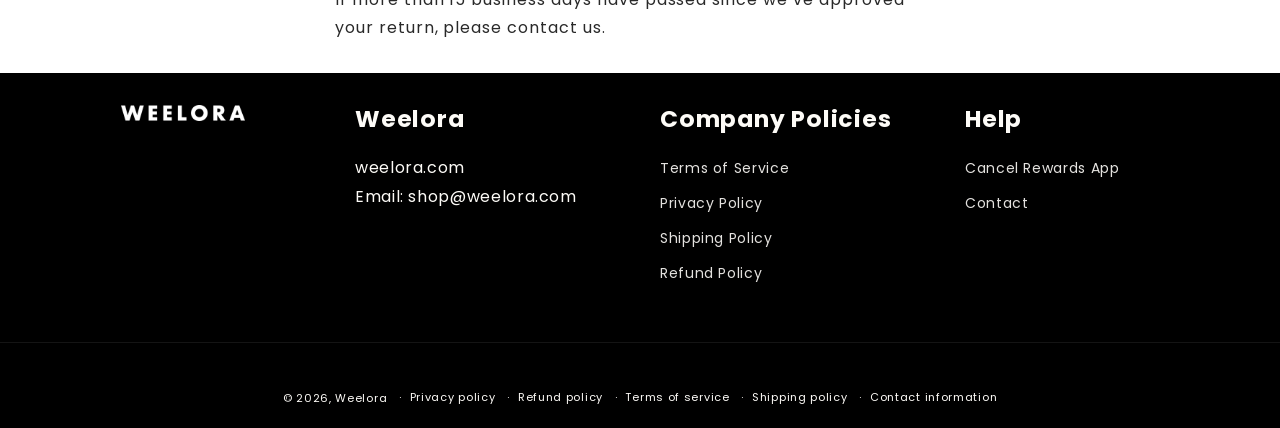
<file: policies/refund-policy/index.html>
<!DOCTYPE html>
<html class="js" lang="en"><head><meta charset="utf-8"/><meta content="width=device-width, initial-scale=1" name="viewport"/><link data-precedence="default" href="/ui/pol_refund.css" rel="stylesheet"/><title>Refund policy – Weelora</title><meta content="noindex,follow" name="robots"/><meta content="https://weelora.com/policies/refund-policy" property="og:url"/><meta content="Weelora" property="og:site_name"/><meta content="Weelora refund policy." name="description"/><meta content="Refund policy – Weelora" property="og:title"/><meta content="Weelora refund policy." property="og:description"/><meta content="website" property="og:type"/><meta content="light" name="color-scheme"/><link href="https://weelora.com/policies/refund-policy" rel="canonical"/><link href="/os/brand/favicon.png" rel="icon" sizes="192x192" type="image/png"/><link href="/os/brand/favicon.png" rel="apple-touch-icon" sizes="192x192"/><style>@media (max-width:999px){html:not([data-rdy]) .lz{display:none!important}}</style></head><body><!--$--><div class="gradient link-btns--glow action-btns--glow" style="--header-height:97px;--screen-height:900px"><a class="skip-to-content-link button visually-hidden" href="/">
      Skip to content
    </a>
<div class="shopify-section shopify-section-group-header-group section-header" id="shopify-section-sections--19456415957045__header">
<svg class="hidden" xmlns="http://www.w3.org/2000/svg">
<symbol fill="none" id="icon-search" viewbox="0 0 18 19">
<path clip-rule="evenodd" d="M11.03 11.68A5.784 5.784 0 112.85 3.5a5.784 5.784 0 018.18 8.18zm.26 1.12a6.78 6.78 0 11.72-.7l5.4 5.4a.5.5 0 11-.71.7l-5.41-5.4z" fill="currentColor" fill-rule="evenodd"></path>
</symbol>
<symbol class="icon icon-close" fill="none" id="icon-reset" stroke="currentColor" viewbox="0 0 18 18">
<circle cx="9" cy="9" r="8.5" stroke-opacity="0.2"></circle>
<path d="M6.82972 6.82915L1.17193 1.17097" stroke-linecap="round" stroke-linejoin="round" transform="translate(5 5)"></path>
<path d="M1.22896 6.88502L6.77288 1.11523" stroke-linecap="round" stroke-linejoin="round" transform="translate(5 5)"></path>
</symbol>
<symbol class="icon icon-close" fill="none" id="icon-close" viewbox="0 0 18 17">
<path d="M.865 15.978a.5.5 0 00.707.707l7.433-7.431 7.579 7.282a.501.501 0 00.846-.37.5.5 0 00-.153-.351L9.712 8.546l7.417-7.416a.5.5 0 10-.707-.708L8.991 7.853 1.413.573a.5.5 0 10-.693.72l7.563 7.268-7.418 7.417z" fill="currentColor">
</path></symbol>
</svg>
<style>.section-header .header-wrapper,.section-header .menu-drawer,.section-header .menu-drawer__submenu,.section-header .header__submenu{--color-foreground:255,255,255;--color-background:0,0,0;--gradient-background:#000000;background:#000000;color:#fff}.section-header .header__menu-item,.section-header .header__icon,.section-header .menu-drawer__menu-item,.section-header .menu-drawer__close-button,.section-header .menu-drawer__title{color:#fff}.section-header .header__heading-logo{filter:brightness(0) invert(1)}.section-header .header__submenu{border-color:rgba(255,255,255,.18);width:max-content;min-width:20rem}.section-header .header__inline-menu .header__menu-item{white-space:nowrap}@media (min-width:1200px){.section-header .header__inline-menu .list-menu--inline{flex-wrap:nowrap}.section-header .header .header__heading-link{max-width:21rem}.section-header .header__inline-menu .header__menu-item--main{padding-left:.5rem;padding-right:.5rem;font-size:1.2rem;letter-spacing:0}.section-header .header__inline-menu details>.header__menu-item--main{padding-right:1.9rem}.section-header .header__inline-menu details>.header__menu-item--main .icon-caret{right:.5rem}}@media (min-width:1366px){.section-header .header__inline-menu .header__menu-item--main{padding-left:.7rem;padding-right:.7rem;font-size:1.3rem;letter-spacing:.02rem}.section-header .header__inline-menu details>.header__menu-item--main{padding-right:2.2rem}.section-header .header__inline-menu details>.header__menu-item--main .icon-caret{right:.6rem}}@media (min-width:1440px){.section-header .header__inline-menu .header__menu-item--main{padding-left:.75rem;padding-right:.75rem;font-size:1.35rem;letter-spacing:.03rem}.section-header .header__inline-menu details>.header__menu-item--main{padding-right:2.3rem}}</style><sticky-header class="header-wrapper color-background-1 gradient header-wrapper--border-bottom" data-sticky-type="on-scroll-up">
<header class="header header--middle-center header--mobile-center page-width header--has-menu"><header-drawer data-breakpoint="tablet" data-desktop-type="dropdown">
<details class="menu-drawer-container" id="Details-menu-drawer-container">
<summary aria-controls="menu-drawer" aria-expanded="false" aria-label="Menu" class="header__icon header__icon--menu header__icon--summary link focus-inset" role="button">
<span>
<svg aria-hidden="true" class="icon icon-hamburger" fill="none" focusable="false" viewbox="0 0 18 16" xmlns="http://www.w3.org/2000/svg">
<path d="M1 .5a.5.5 0 100 1h15.71a.5.5 0 000-1H1zM.5 8a.5.5 0 01.5-.5h15.71a.5.5 0 010 1H1A.5.5 0 01.5 8zm0 7a.5.5 0 01.5-.5h15.71a.5.5 0 010 1H1a.5.5 0 01-.5-.5z" fill="currentColor">
</path></svg>
<svg aria-hidden="true" class="icon icon-close" fill="none" focusable="false" viewbox="0 0 18 17" xmlns="http://www.w3.org/2000/svg">
<path d="M.865 15.978a.5.5 0 00.707.707l7.433-7.431 7.579 7.282a.501.501 0 00.846-.37.5.5 0 00-.153-.351L9.712 8.546l7.417-7.416a.5.5 0 10-.707-.708L8.991 7.853 1.413.573a.5.5 0 10-.693.72l7.563 7.268-7.418 7.417z" fill="currentColor">
</path></svg>
</span>
</summary>
<div class="gradient menu-drawer motion-reduce color-background-1" id="menu-drawer" tabindex="-1">
<div class="menu-drawer__inner-container">
<div class="menu-drawer__mobile-content menu-drawer__title-and-close-btn">
<h3 class="menu-drawer__title">Menu</h3>
<button class="menu-drawer__close-btn menu-drawer__close-menu-btn header__icon header__icon--menu header__icon--summary link focus-inset">
<svg aria-hidden="true" class="icon icon-close" fill="none" focusable="false" viewbox="0 0 18 17" xmlns="http://www.w3.org/2000/svg">
<path d="M.865 15.978a.5.5 0 00.707.707l7.433-7.431 7.579 7.282a.501.501 0 00.846-.37.5.5 0 00-.153-.351L9.712 8.546l7.417-7.416a.5.5 0 10-.707-.708L8.991 7.853 1.413.573a.5.5 0 10-.693.72l7.563 7.268-7.418 7.417z" fill="currentColor">
</path></svg>
</button>
</div>
<div class="menu-drawer__navigation-container">
<nav class="menu-drawer__navigation">
<ul class="menu-drawer__menu has-submenu list-menu" role="list"><li class="lz"><details id="Details-menu-drawer-menu-item-3"><summary class="menu-drawer__menu-item list-menu__item link link--text focus-inset">Rewards App<svg aria-hidden="true" class="icon icon-arrow" fill="none" focusable="false" viewbox="0 0 14 10" xmlns="http://www.w3.org/2000/svg"><path clip-rule="evenodd" d="M8.537.808a.5.5 0 01.817-.162l4 4a.5.5 0 010 .708l-4 4a.5.5 0 11-.708-.708L11.793 5.5H1a.5.5 0 010-1h10.793L8.646 1.354a.5.5 0 01-.109-.546z" fill="currentColor" fill-rule="evenodd"></path></svg><svg aria-hidden="true" class="icon icon-caret" focusable="false" viewbox="0 0 10 6"><path clip-rule="evenodd" d="M9.354.646a.5.5 0 00-.708 0L5 4.293 1.354.646a.5.5 0 00-.708.708l4 4a.5.5 0 00.708 0l4-4a.5.5 0 000-.708z" fill="currentColor" fill-rule="evenodd"></path></svg></summary><div class="menu-drawer__submenu has-submenu gradient motion-reduce" id="link-rewards-app" tabindex="-1"><div class="menu-drawer__inner-submenu"><button aria-expanded="true" class="menu-drawer__close-button link link--text focus-inset"><svg aria-hidden="true" class="icon icon-arrow" fill="none" focusable="false" viewbox="0 0 14 10" xmlns="http://www.w3.org/2000/svg"><path clip-rule="evenodd" d="M8.537.808a.5.5 0 01.817-.162l4 4a.5.5 0 010 .708l-4 4a.5.5 0 11-.708-.708L11.793 5.5H1a.5.5 0 010-1h10.793L8.646 1.354a.5.5 0 01-.109-.546z" fill="currentColor" fill-rule="evenodd"></path></svg>Rewards App</button><ul class="menu-drawer__menu list-menu" role="list" tabindex="-1"><li><a class="menu-drawer__menu-item link link--text list-menu__item focus-inset" href="mailto:shop@weelora.com?subject=Cancel%20Rewards%20App">Cancel Rewards App</a></li></ul></div></div></details></li><li><a class="menu-drawer__menu-item list-menu__item link link--text focus-inset" href="/">Contact</a></li></ul>
</nav>
<div class="menu-drawer__utility-links"><ul class="list list-social list-unstyled" role="list"></ul>
</div>
</div>
</div>
</div>
</details>
</header-drawer>
<nav class="header__inline-menu">
<ul class="list-menu list-menu--inline" role="list"><li class="lz"><header-menu><details id="Details-HeaderMenu-3"><summary class="header__menu-item header__menu-item--main list-menu__item link focus-inset"><span>Rewards App</span><svg aria-hidden="true" class="icon icon-caret" focusable="false" viewbox="0 0 10 6"><path clip-rule="evenodd" d="M9.354.646a.5.5 0 00-.708 0L5 4.293 1.354.646a.5.5 0 00-.708.708l4 4a.5.5 0 00.708 0l4-4a.5.5 0 000-.708z" fill="currentColor" fill-rule="evenodd"></path></svg></summary><ul class="header__submenu list-menu list-menu--disclosure gradient caption-large motion-reduce global-settings-popup" id="HeaderMenu-MenuList-3" role="list" tabindex="-1"><li><a class="header__menu-item list-menu__item link link--text focus-inset caption-large" href="mailto:shop@weelora.com?subject=Cancel%20Rewards%20App">Cancel Rewards App</a></li></ul></details></header-menu></li><li><a class="header__menu-item header__menu-item--main list-menu__item link link--text focus-inset" href="/"><span>Contact</span></a></li></ul>
</nav>
<a class="header__heading-link link link--text focus-inset media media--transparent ratio" href="/" style="--ratio-percent: 12.79%"><img alt="Weelora" class="header__heading-logo header__heading-logo--main" height="31" src="/os/brand/weelora-wordmark.png" width="200"/>
</a><div class="header__icons">

</div>
</header>
</sticky-header>
</div>
<main class="content-for-layout focus-none" id="MainContent" role="main" tabindex="-1">
<div class="shopify-policy__container">
<div class="shopify-policy__title">
<h1>Refund policy</h1>
</div>
<div class="shopify-policy__body">
<div class="rte">
<p><span style="font-weight:400;">We have a 30-day return policy, which means you have 30 days after receiving your item to request a return.</span></p>
<p><span style="font-weight:400;">A restocking fee of $5 per returned order applies and will be deducted from your reimbursement.<br/></span><span style="font-weight:400;"><br/></span><span style="font-weight:400;">To be eligible for a return, your item must be in the same condition that you received it, unworn or unused, with tags, and in its original packaging. You’ll also need the receipt or proof of purchase.</span></p>
<p><span style="font-weight:400;"></span><span style="font-weight:400;">To start a return, you can contact us.<span style="font-weight:400;"><br/></span><span style="font-weight:400;">If your return is accepted, we’ll send you a return shipping label, as well as instructions on how and where to send your package. Items sent back to us without first requesting a return will not be accepted.</span><span style="font-weight:400;"><br/></span><span style="font-weight:400;"><br/></span><span style="font-weight:400;">You can always contact us for any return question.</span></span></p>
<p><b>Damages and issues</b><b><br/></b><span style="font-weight:400;">Please inspect your order upon reception and contact us immediately if the item is defective, damaged or if you receive the wrong item, so that we can evaluate the issue and make it right.</span></p>
<p><b>Exceptions / non-returnable items</b><b><br/></b><span style="font-weight:400;">Certain types of items cannot be returned, like perishable goods (such as food, flowers, or plants), custom products (such as special orders or personalized items), and personal care goods (such as beauty products). We also do not accept returns for hazardous materials, flammable liquids, or gases. Please get in touch if you have questions or concerns about your specific item.</span><span style="font-weight:400;"><br/></span><span style="font-weight:400;"><br/></span><span style="font-weight:400;">Unfortunately, we cannot accept returns on sale items or gift cards.</span></p>
<p><b>Exchanges</b><b><br/></b><span style="font-weight:400;">The fastest way to ensure you get what you want is to return the item you have, and once the return is accepted, make a separate purchase for the new item.</span></p>
<p><b>European Union 14 day cooling off period</b><b><br/></b><span style="font-weight:400;">Notwithstanding the above, if the merchandise is being shipped into the European Union, you have the right to cancel or return your order within 14 days, for any reason and without a justification. As above, your item must be in the same condition that you received it, unworn or unused, with tags, and in its original packaging. You’ll also need the receipt or proof of purchase.</span></p>
<p><b>Refunds</b><b><br/></b><span style="font-weight:400;">We will notify you once we’ve received and inspected your return, and let you know if the refund was approved or not. If approved, you’ll be automatically refunded on your original payment method within 10 business days. Please remember it can take some time for your bank or credit card company to process and post the refund too.</span><span style="font-weight:400;"><br/></span><span style="font-weight:400;">If more than 15 business days have passed since we’ve approved your return, please contact us.</span></p>
</div>
</div>
</div>
</main>
<div class="shopify-section shopify-section-group-footer-group" id="shopify-section-sections--19456415924277__footer">
<footer class="footer weelora-store-footer">
<style>
.weelora-store-footer {
  --color-foreground: 253, 251, 247;
  --color-background: 0, 0, 0;
  --grid-desktop-horizontal-spacing: 40px;
  --grid-mobile-horizontal-spacing: 20px;
  --font-heading-scale: 1.3;
  margin: 0;
  padding: 0 0 20px;
  background: #000000;
  color: #fdfbf7;
  font-family: Poppins, sans-serif;
  font-size: 16px;
  font-style: normal;
  font-weight: 400;
  line-height: 1.8;
  letter-spacing: .04em;
}
.weelora-store-footer .store-footer-main { padding-top: 32px; border-bottom: 1px solid rgba(253,251,247,.08); }
.weelora-store-footer .page-width { max-width: 1400px; margin: 0 auto; padding-left: 50px; padding-right: 50px; }
.weelora-store-footer .footer-block__heading { color: #fdfbf7; font-family: Poppins, sans-serif; font-weight: 700; }
.weelora-store-footer .rte a,
.weelora-store-footer .rte a:visited,
.weelora-store-footer .rte a:hover { color: #fdfbf7; }
.weelora-store-footer .footer-block__image-wrapper { max-width: min(100%, 124px); border: 0; border-radius: 0; }
.weelora-store-footer .footer-block__image-wrapper img { width: 100%; height: auto; border-radius: 0; filter: brightness(0) invert(1); }
.weelora-store-footer .footer__content-bottom { border-top: 0; }
@media screen and (max-width: 749px) {
  .weelora-store-footer { padding-bottom: 15px; font-size: 15px; }
  .weelora-store-footer .store-footer-main { padding-top: 24px; }
  .weelora-store-footer .page-width { padding-left: 15px; padding-right: 15px; }
}
</style>
<div class="store-footer-main">
<div class="footer__content-top page-width"><div class="footer__blocks-wrapper grid">
<div class="footer-block grid__item footer-block--desktop-3 footer-block--mobile-2">
<div class="footer-block__details-content footer-block-image center"><div class="footer-block__image-wrapper global-media-settings">
<img alt="Weelora" height="176" loading="lazy" src="/os/brand/weelora-wordmark.png" width="1376"/>
</div></div>
</div>
<div class="footer-block grid__item footer-block--desktop-3 footer-block--mobile-2">
<h2 class="footer-block__heading">Weelora</h2>
<div class="footer-block__details-content rte"><p><a href="https://weelora.com">weelora.com</a><br/>Email: shop@weelora.com</p></div>
</div>
<div class="footer-block grid__item footer-block--menu footer-block--desktop-3 footer-block--mobile-2">
<h2 class="footer-block__heading">Company Policies</h2>
<ul class="footer-block__details-content list-unstyled">
<li><a class="link link--text list-menu__item list-menu__item--link" href="/policies/terms-of-service">Terms of Service</a></li>
<li><a class="link link--text list-menu__item list-menu__item--link" href="/policies/privacy-policy">Privacy Policy</a></li>
<li><a class="link link--text list-menu__item list-menu__item--link" href="/policies/shipping-policy">Shipping Policy</a></li>
<li><a class="link link--text list-menu__item list-menu__item--link" href="/policies/refund-policy">Refund Policy</a></li>

</ul>
</div>
<div class="footer-block grid__item footer-block--menu footer-block--desktop-3 footer-block--mobile-2">
<h2 class="footer-block__heading">Help</h2>
<ul class="footer-block__details-content list-unstyled">
<li class="lz"><a class="link link--text list-menu__item list-menu__item--link" href="mailto:shop@weelora.com?subject=Cancel%20Rewards%20App">Cancel Rewards App</a></li>

<li><a class="link link--text list-menu__item list-menu__item--link" href="/">Contact</a></li>

</ul>
</div>
</div></div>
</div>
<div class="footer__content-bottom">
<div class="footer__content-bottom-wrapper page-width"><div class="footer__column footer__localization isolate"></div><div class="footer__column footer__column--info"></div></div>
<div class="footer__content-bottom-wrapper page-width"><div class="footer__copyright caption">
<small class="copyright__content">© 2026, <a href="/">Weelora</a></small>
<ul class="policies list-unstyled">
<li><small class="copyright__content"><a href="/policies/privacy-policy">Privacy policy</a></small></li>
<li><small class="copyright__content"><a href="/policies/refund-policy">Refund policy</a></small></li>
<li><small class="copyright__content"><a href="/policies/terms-of-service">Terms of service</a></small></li>
<li><small class="copyright__content"><a href="/policies/shipping-policy">Shipping policy</a></small></li>
<li><small class="copyright__content"><a href="/policies/contact-information">Contact information</a></small></li>
</ul>
</div></div>
</div>
</footer>
</div>
<ul hidden="">
<li id="a11y-refresh-page-message">Choosing a selection results in a full page refresh.</li>
<li id="a11y-new-window-message">Opens in a new window.</li>
</ul>
<div class="shopify-block shopify-app-block" id="shopify-block-AbmR4ZVhWZXJvS2NJQ__2786716548061469553">
</div><div class="shopify-block shopify-app-block" id="shopify-block-ANGtrVkhGc2dNU1FHT__1143683040400472741">
</div><div class="shopify-block shopify-app-block" id="shopify-block-Aa3VDWldqR2hLcjJYa__17931597366502870179">
</div>
<style>main .rte a,main .rte span{overflow-wrap:anywhere}@media (min-width:750px) and (max-width:989px){.card__heading,.card__heading a{font-size:1.25rem;letter-spacing:0;word-break:normal;overflow-wrap:normal}.icon-with-text .h4{font-size:1.15rem;letter-spacing:0;word-break:normal;overflow-wrap:normal}}@media (min-width:990px) and (max-width:1199px){.header__inline-menu .header__menu-item{padding-left:.7rem;padding-right:.7rem;font-size:1.25rem;letter-spacing:.02em;white-space:nowrap}}</style></div><!--/$--></body></html>
</file>
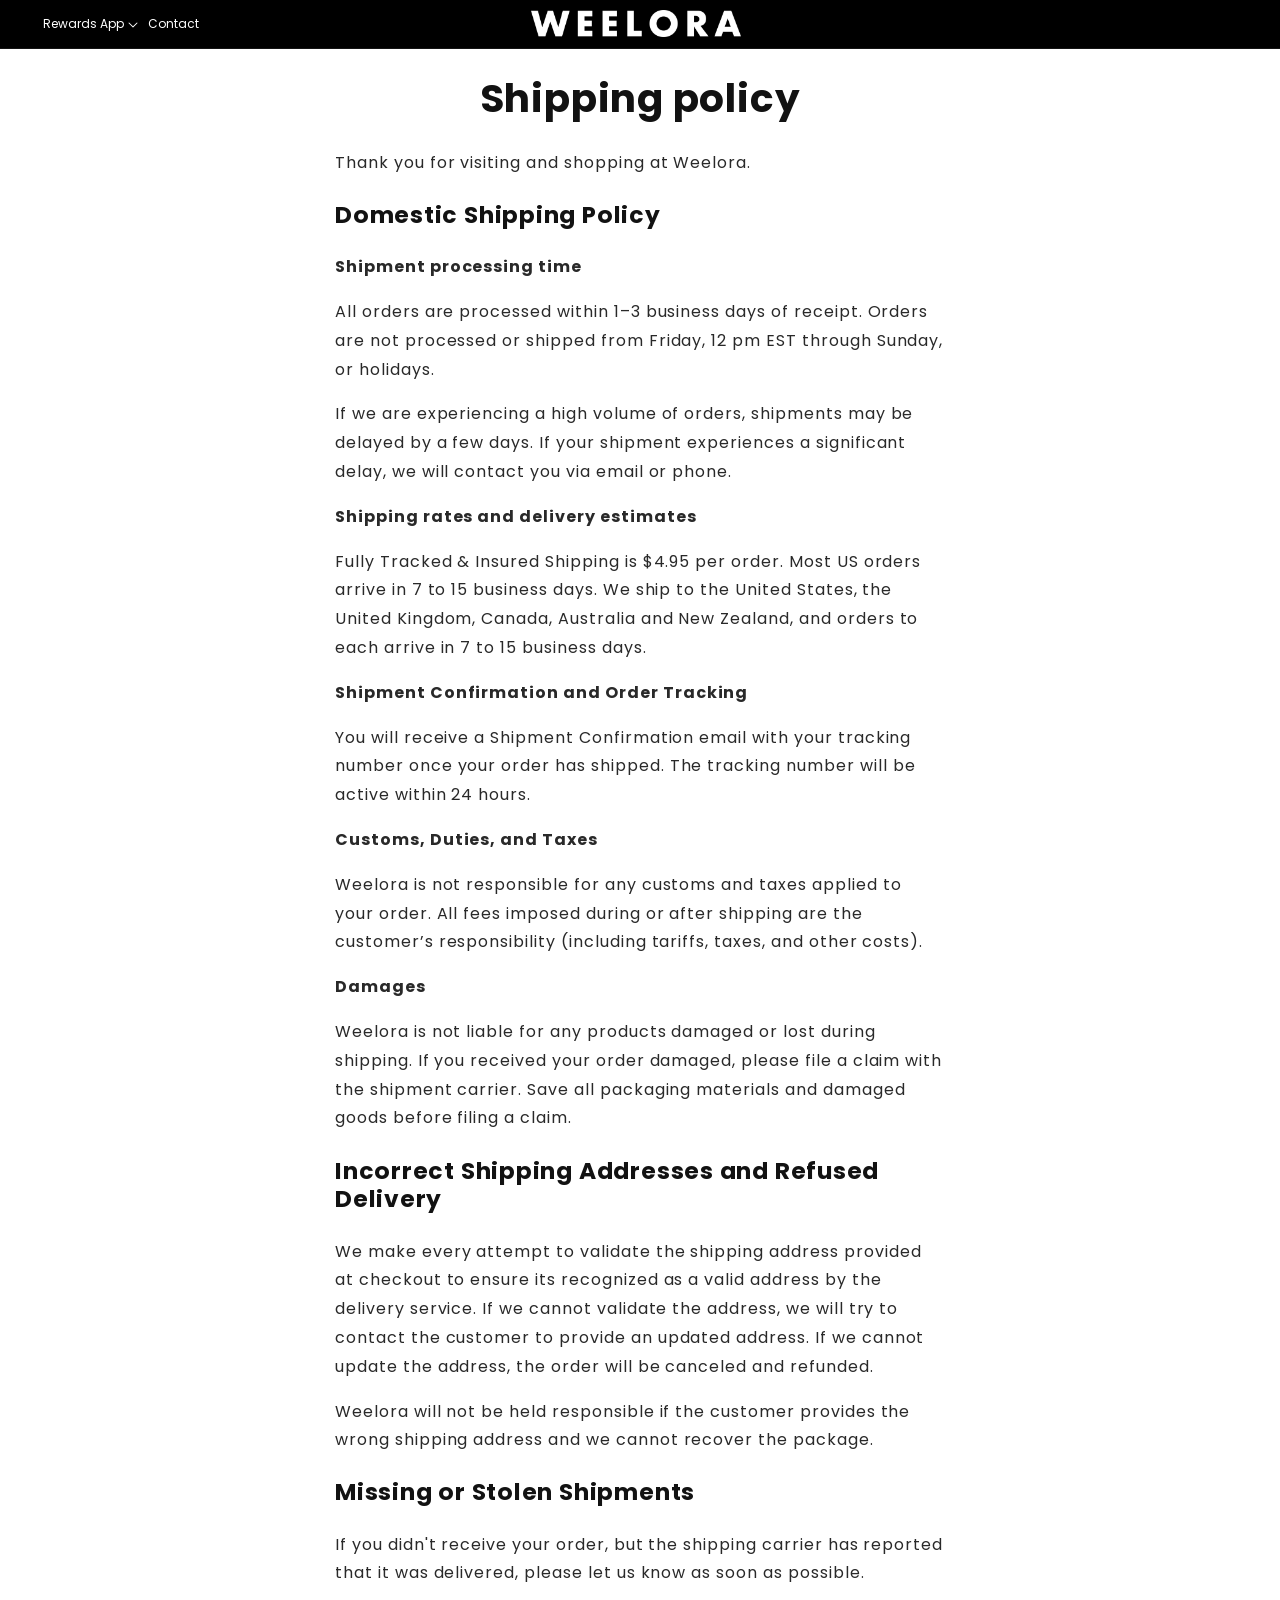
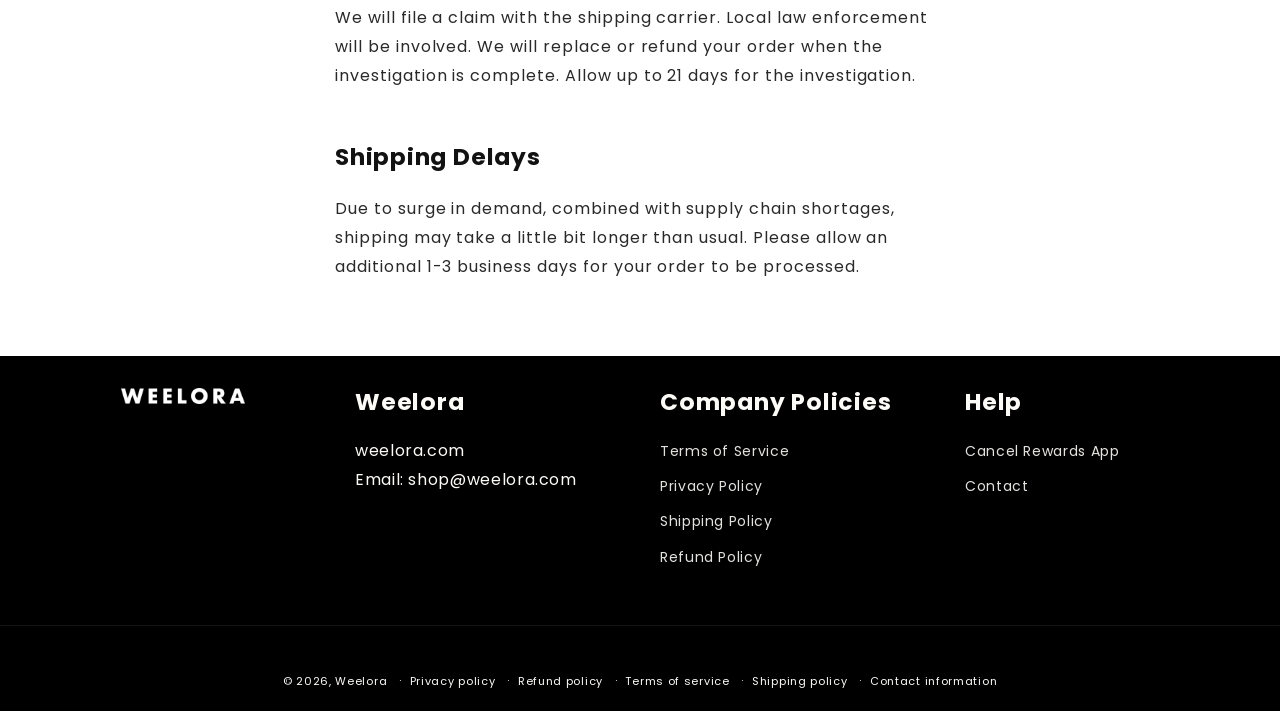
<file: policies/shipping-policy/index.html>
<!DOCTYPE html>
<html class="js" lang="en"><head><meta charset="utf-8"/><meta content="width=device-width, initial-scale=1" name="viewport"/><link data-precedence="default" href="/ui/pol_shipping.css" rel="stylesheet"/><title>Shipping policy – Weelora</title><meta content="noindex,follow" name="robots"/><meta content="https://weelora.com/policies/shipping-policy" property="og:url"/><meta content="Weelora" property="og:site_name"/><meta content="Weelora shipping policy." name="description"/><meta content="Shipping policy – Weelora" property="og:title"/><meta content="Weelora shipping policy." property="og:description"/><meta content="website" property="og:type"/><meta content="light" name="color-scheme"/><link href="https://weelora.com/policies/shipping-policy" rel="canonical"/><link href="/os/brand/favicon.png" rel="icon" sizes="192x192" type="image/png"/><link href="/os/brand/favicon.png" rel="apple-touch-icon" sizes="192x192"/><style>@media (max-width:999px){html:not([data-rdy]) .lz{display:none!important}}</style></head><body><!--$--><div class="gradient link-btns--glow action-btns--glow" style="--header-height:97px;--screen-height:900px"><a class="skip-to-content-link button visually-hidden" href="/">
      Skip to content
    </a>
<div class="shopify-section shopify-section-group-header-group section-header" id="shopify-section-sections--19456415957045__header">
<svg class="hidden" xmlns="http://www.w3.org/2000/svg">
<symbol fill="none" id="icon-search" viewbox="0 0 18 19">
<path clip-rule="evenodd" d="M11.03 11.68A5.784 5.784 0 112.85 3.5a5.784 5.784 0 018.18 8.18zm.26 1.12a6.78 6.78 0 11.72-.7l5.4 5.4a.5.5 0 11-.71.7l-5.41-5.4z" fill="currentColor" fill-rule="evenodd"></path>
</symbol>
<symbol class="icon icon-close" fill="none" id="icon-reset" stroke="currentColor" viewbox="0 0 18 18">
<circle cx="9" cy="9" r="8.5" stroke-opacity="0.2"></circle>
<path d="M6.82972 6.82915L1.17193 1.17097" stroke-linecap="round" stroke-linejoin="round" transform="translate(5 5)"></path>
<path d="M1.22896 6.88502L6.77288 1.11523" stroke-linecap="round" stroke-linejoin="round" transform="translate(5 5)"></path>
</symbol>
<symbol class="icon icon-close" fill="none" id="icon-close" viewbox="0 0 18 17">
<path d="M.865 15.978a.5.5 0 00.707.707l7.433-7.431 7.579 7.282a.501.501 0 00.846-.37.5.5 0 00-.153-.351L9.712 8.546l7.417-7.416a.5.5 0 10-.707-.708L8.991 7.853 1.413.573a.5.5 0 10-.693.72l7.563 7.268-7.418 7.417z" fill="currentColor">
</path></symbol>
</svg>
<style>.section-header .header-wrapper,.section-header .menu-drawer,.section-header .menu-drawer__submenu,.section-header .header__submenu{--color-foreground:255,255,255;--color-background:0,0,0;--gradient-background:#000000;background:#000000;color:#fff}.section-header .header__menu-item,.section-header .header__icon,.section-header .menu-drawer__menu-item,.section-header .menu-drawer__close-button,.section-header .menu-drawer__title{color:#fff}.section-header .header__heading-logo{filter:brightness(0) invert(1)}.section-header .header__submenu{border-color:rgba(255,255,255,.18);width:max-content;min-width:20rem}.section-header .header__inline-menu .header__menu-item{white-space:nowrap}@media (min-width:1200px){.section-header .header__inline-menu .list-menu--inline{flex-wrap:nowrap}.section-header .header .header__heading-link{max-width:21rem}.section-header .header__inline-menu .header__menu-item--main{padding-left:.5rem;padding-right:.5rem;font-size:1.2rem;letter-spacing:0}.section-header .header__inline-menu details>.header__menu-item--main{padding-right:1.9rem}.section-header .header__inline-menu details>.header__menu-item--main .icon-caret{right:.5rem}}@media (min-width:1366px){.section-header .header__inline-menu .header__menu-item--main{padding-left:.7rem;padding-right:.7rem;font-size:1.3rem;letter-spacing:.02rem}.section-header .header__inline-menu details>.header__menu-item--main{padding-right:2.2rem}.section-header .header__inline-menu details>.header__menu-item--main .icon-caret{right:.6rem}}@media (min-width:1440px){.section-header .header__inline-menu .header__menu-item--main{padding-left:.75rem;padding-right:.75rem;font-size:1.35rem;letter-spacing:.03rem}.section-header .header__inline-menu details>.header__menu-item--main{padding-right:2.3rem}}</style><sticky-header class="header-wrapper color-background-1 gradient header-wrapper--border-bottom" data-sticky-type="on-scroll-up">
<header class="header header--middle-center header--mobile-center page-width header--has-menu"><header-drawer data-breakpoint="tablet" data-desktop-type="dropdown">
<details class="menu-drawer-container" id="Details-menu-drawer-container">
<summary aria-controls="menu-drawer" aria-expanded="false" aria-label="Menu" class="header__icon header__icon--menu header__icon--summary link focus-inset" role="button">
<span>
<svg aria-hidden="true" class="icon icon-hamburger" fill="none" focusable="false" viewbox="0 0 18 16" xmlns="http://www.w3.org/2000/svg">
<path d="M1 .5a.5.5 0 100 1h15.71a.5.5 0 000-1H1zM.5 8a.5.5 0 01.5-.5h15.71a.5.5 0 010 1H1A.5.5 0 01.5 8zm0 7a.5.5 0 01.5-.5h15.71a.5.5 0 010 1H1a.5.5 0 01-.5-.5z" fill="currentColor">
</path></svg>
<svg aria-hidden="true" class="icon icon-close" fill="none" focusable="false" viewbox="0 0 18 17" xmlns="http://www.w3.org/2000/svg">
<path d="M.865 15.978a.5.5 0 00.707.707l7.433-7.431 7.579 7.282a.501.501 0 00.846-.37.5.5 0 00-.153-.351L9.712 8.546l7.417-7.416a.5.5 0 10-.707-.708L8.991 7.853 1.413.573a.5.5 0 10-.693.72l7.563 7.268-7.418 7.417z" fill="currentColor">
</path></svg>
</span>
</summary>
<div class="gradient menu-drawer motion-reduce color-background-1" id="menu-drawer" tabindex="-1">
<div class="menu-drawer__inner-container">
<div class="menu-drawer__mobile-content menu-drawer__title-and-close-btn">
<h3 class="menu-drawer__title">Menu</h3>
<button class="menu-drawer__close-btn menu-drawer__close-menu-btn header__icon header__icon--menu header__icon--summary link focus-inset">
<svg aria-hidden="true" class="icon icon-close" fill="none" focusable="false" viewbox="0 0 18 17" xmlns="http://www.w3.org/2000/svg">
<path d="M.865 15.978a.5.5 0 00.707.707l7.433-7.431 7.579 7.282a.501.501 0 00.846-.37.5.5 0 00-.153-.351L9.712 8.546l7.417-7.416a.5.5 0 10-.707-.708L8.991 7.853 1.413.573a.5.5 0 10-.693.72l7.563 7.268-7.418 7.417z" fill="currentColor">
</path></svg>
</button>
</div>
<div class="menu-drawer__navigation-container">
<nav class="menu-drawer__navigation">
<ul class="menu-drawer__menu has-submenu list-menu" role="list"><li class="lz"><details id="Details-menu-drawer-menu-item-3"><summary class="menu-drawer__menu-item list-menu__item link link--text focus-inset">Rewards App<svg aria-hidden="true" class="icon icon-arrow" fill="none" focusable="false" viewbox="0 0 14 10" xmlns="http://www.w3.org/2000/svg"><path clip-rule="evenodd" d="M8.537.808a.5.5 0 01.817-.162l4 4a.5.5 0 010 .708l-4 4a.5.5 0 11-.708-.708L11.793 5.5H1a.5.5 0 010-1h10.793L8.646 1.354a.5.5 0 01-.109-.546z" fill="currentColor" fill-rule="evenodd"></path></svg><svg aria-hidden="true" class="icon icon-caret" focusable="false" viewbox="0 0 10 6"><path clip-rule="evenodd" d="M9.354.646a.5.5 0 00-.708 0L5 4.293 1.354.646a.5.5 0 00-.708.708l4 4a.5.5 0 00.708 0l4-4a.5.5 0 000-.708z" fill="currentColor" fill-rule="evenodd"></path></svg></summary><div class="menu-drawer__submenu has-submenu gradient motion-reduce" id="link-rewards-app" tabindex="-1"><div class="menu-drawer__inner-submenu"><button aria-expanded="true" class="menu-drawer__close-button link link--text focus-inset"><svg aria-hidden="true" class="icon icon-arrow" fill="none" focusable="false" viewbox="0 0 14 10" xmlns="http://www.w3.org/2000/svg"><path clip-rule="evenodd" d="M8.537.808a.5.5 0 01.817-.162l4 4a.5.5 0 010 .708l-4 4a.5.5 0 11-.708-.708L11.793 5.5H1a.5.5 0 010-1h10.793L8.646 1.354a.5.5 0 01-.109-.546z" fill="currentColor" fill-rule="evenodd"></path></svg>Rewards App</button><ul class="menu-drawer__menu list-menu" role="list" tabindex="-1"><li><a class="menu-drawer__menu-item link link--text list-menu__item focus-inset" href="mailto:shop@weelora.com?subject=Cancel%20Rewards%20App">Cancel Rewards App</a></li></ul></div></div></details></li><li><a class="menu-drawer__menu-item list-menu__item link link--text focus-inset" href="/">Contact</a></li></ul>
</nav>
<div class="menu-drawer__utility-links"><ul class="list list-social list-unstyled" role="list"></ul>
</div>
</div>
</div>
</div>
</details>
</header-drawer>
<nav class="header__inline-menu">
<ul class="list-menu list-menu--inline" role="list"><li class="lz"><header-menu><details id="Details-HeaderMenu-3"><summary class="header__menu-item header__menu-item--main list-menu__item link focus-inset"><span>Rewards App</span><svg aria-hidden="true" class="icon icon-caret" focusable="false" viewbox="0 0 10 6"><path clip-rule="evenodd" d="M9.354.646a.5.5 0 00-.708 0L5 4.293 1.354.646a.5.5 0 00-.708.708l4 4a.5.5 0 00.708 0l4-4a.5.5 0 000-.708z" fill="currentColor" fill-rule="evenodd"></path></svg></summary><ul class="header__submenu list-menu list-menu--disclosure gradient caption-large motion-reduce global-settings-popup" id="HeaderMenu-MenuList-3" role="list" tabindex="-1"><li><a class="header__menu-item list-menu__item link link--text focus-inset caption-large" href="mailto:shop@weelora.com?subject=Cancel%20Rewards%20App">Cancel Rewards App</a></li></ul></details></header-menu></li><li><a class="header__menu-item header__menu-item--main list-menu__item link link--text focus-inset" href="/"><span>Contact</span></a></li></ul>
</nav>
<a class="header__heading-link link link--text focus-inset media media--transparent ratio" href="/" style="--ratio-percent: 12.79%"><img alt="Weelora" class="header__heading-logo header__heading-logo--main" height="31" src="/os/brand/weelora-wordmark.png" width="200"/>
</a><div class="header__icons">

</div>
</header>
</sticky-header>
</div>
<main class="content-for-layout focus-none" id="MainContent" role="main" tabindex="-1">
<div class="shopify-policy__container">
<div class="shopify-policy__title">
<h1>Shipping policy</h1>
</div>
<div class="shopify-policy__body">
<div class="rte">
<p><span style="font-weight:400;">Thank you for visiting and shopping at<span> Weelora</span>.</span></p>
<h3><b>Domestic Shipping Policy</b></h3>
<p><b>Shipment processing time</b></p>
<p><span style="font-weight:400;">All orders are processed within 1–3 business days of receipt. Orders are not processed or shipped from Friday, 12 pm EST through Sunday, or holidays.</span></p>
<p><span style="font-weight:400;">If we are experiencing a high volume of orders, shipments may be delayed by a few days. If your shipment experiences a significant delay, we will contact you via email or phone.</span></p>
<p><b>Shipping rates and delivery estimates</b></p>
<p><span style="font-weight:400;">Fully Tracked &amp; Insured Shipping is $4.95 per order. Most US orders arrive in 7 to 15 business days. We ship to the United States, the United Kingdom, Canada, Australia and New Zealand, and orders to each arrive in 7 to 15 business days.</span></p>
<p><b>Shipment Confirmation and Order Tracking</b></p>
<p><span style="font-weight:400;">You will receive a Shipment Confirmation email with your tracking number once your order has shipped. The tracking number will be active within 24 hours.</span></p>
<p><b>Customs, Duties, and Taxes</b></p>
<p><span style="font-weight:400;"><span>Weelora </span>is not responsible for any customs and taxes applied to your order. All fees imposed during or after shipping are the customer’s responsibility (including tariffs, taxes, and other costs).</span></p>
<p><b>Damages</b></p>
<p><span style="font-weight:400;"><span>Weelora </span>is not liable for any products damaged or lost during shipping. If you received your order damaged, please file a claim with the shipment carrier. Save all packaging materials and damaged goods before filing a claim.</span><b></b></p>
<h3><b>Incorrect Shipping Addresses and Refused Delivery</b></h3>
<p><span style="font-weight:400;">We make every attempt to validate the shipping address provided at checkout to ensure its recognized as a valid address by the delivery service. If we cannot validate the address, we will try to contact the customer to provide an updated address. If we cannot update the address, the order will be canceled and refunded.</span></p>
<p><span style="font-weight:400;">Weelora will not be held responsible if the customer provides the wrong shipping address and we cannot recover the package.</span></p>
<h3><b>Missing or Stolen Shipments</b></h3>
<p><span style="font-weight:400;">If you didn't receive your order, but the shipping carrier has reported that it was delivered, please let us know as soon as possible.</span></p>
<p><span style="font-weight:400;">We will file a claim with the shipping carrier. Local law enforcement will be involved. We will replace or refund your order when the investigation is complete. Allow up to 21 days for the investigation.</span></p>
<h3><span style="font-weight:400;"><br/><strong>Shipping Delays</strong></span></h3>
<p>Due to surge in demand, combined with supply chain shortages, shipping may take a little bit longer than usual. Please allow an additional 1-3 business days for your order to be processed. </p>
<p> </p>
</div>
</div>
</div>
</main>
<div class="shopify-section shopify-section-group-footer-group" id="shopify-section-sections--19456415924277__footer">
<footer class="footer weelora-store-footer">
<style>
.weelora-store-footer {
  --color-foreground: 253, 251, 247;
  --color-background: 0, 0, 0;
  --grid-desktop-horizontal-spacing: 40px;
  --grid-mobile-horizontal-spacing: 20px;
  --font-heading-scale: 1.3;
  margin: 0;
  padding: 0 0 20px;
  background: #000000;
  color: #fdfbf7;
  font-family: Poppins, sans-serif;
  font-size: 16px;
  font-style: normal;
  font-weight: 400;
  line-height: 1.8;
  letter-spacing: .04em;
}
.weelora-store-footer .store-footer-main { padding-top: 32px; border-bottom: 1px solid rgba(253,251,247,.08); }
.weelora-store-footer .page-width { max-width: 1400px; margin: 0 auto; padding-left: 50px; padding-right: 50px; }
.weelora-store-footer .footer-block__heading { color: #fdfbf7; font-family: Poppins, sans-serif; font-weight: 700; }
.weelora-store-footer .rte a,
.weelora-store-footer .rte a:visited,
.weelora-store-footer .rte a:hover { color: #fdfbf7; }
.weelora-store-footer .footer-block__image-wrapper { max-width: min(100%, 124px); border: 0; border-radius: 0; }
.weelora-store-footer .footer-block__image-wrapper img { width: 100%; height: auto; border-radius: 0; filter: brightness(0) invert(1); }
.weelora-store-footer .footer__content-bottom { border-top: 0; }
@media screen and (max-width: 749px) {
  .weelora-store-footer { padding-bottom: 15px; font-size: 15px; }
  .weelora-store-footer .store-footer-main { padding-top: 24px; }
  .weelora-store-footer .page-width { padding-left: 15px; padding-right: 15px; }
}
</style>
<div class="store-footer-main">
<div class="footer__content-top page-width"><div class="footer__blocks-wrapper grid">
<div class="footer-block grid__item footer-block--desktop-3 footer-block--mobile-2">
<div class="footer-block__details-content footer-block-image center"><div class="footer-block__image-wrapper global-media-settings">
<img alt="Weelora" height="176" loading="lazy" src="/os/brand/weelora-wordmark.png" width="1376"/>
</div></div>
</div>
<div class="footer-block grid__item footer-block--desktop-3 footer-block--mobile-2">
<h2 class="footer-block__heading">Weelora</h2>
<div class="footer-block__details-content rte"><p><a href="https://weelora.com">weelora.com</a><br/>Email: shop@weelora.com</p></div>
</div>
<div class="footer-block grid__item footer-block--menu footer-block--desktop-3 footer-block--mobile-2">
<h2 class="footer-block__heading">Company Policies</h2>
<ul class="footer-block__details-content list-unstyled">
<li><a class="link link--text list-menu__item list-menu__item--link" href="/policies/terms-of-service">Terms of Service</a></li>
<li><a class="link link--text list-menu__item list-menu__item--link" href="/policies/privacy-policy">Privacy Policy</a></li>
<li><a class="link link--text list-menu__item list-menu__item--link" href="/policies/shipping-policy">Shipping Policy</a></li>
<li><a class="link link--text list-menu__item list-menu__item--link" href="/policies/refund-policy">Refund Policy</a></li>

</ul>
</div>
<div class="footer-block grid__item footer-block--menu footer-block--desktop-3 footer-block--mobile-2">
<h2 class="footer-block__heading">Help</h2>
<ul class="footer-block__details-content list-unstyled">
<li class="lz"><a class="link link--text list-menu__item list-menu__item--link" href="mailto:shop@weelora.com?subject=Cancel%20Rewards%20App">Cancel Rewards App</a></li>

<li><a class="link link--text list-menu__item list-menu__item--link" href="/">Contact</a></li>

</ul>
</div>
</div></div>
</div>
<div class="footer__content-bottom">
<div class="footer__content-bottom-wrapper page-width"><div class="footer__column footer__localization isolate"></div><div class="footer__column footer__column--info"></div></div>
<div class="footer__content-bottom-wrapper page-width"><div class="footer__copyright caption">
<small class="copyright__content">© 2026, <a href="/">Weelora</a></small>
<ul class="policies list-unstyled">
<li><small class="copyright__content"><a href="/policies/privacy-policy">Privacy policy</a></small></li>
<li><small class="copyright__content"><a href="/policies/refund-policy">Refund policy</a></small></li>
<li><small class="copyright__content"><a href="/policies/terms-of-service">Terms of service</a></small></li>
<li><small class="copyright__content"><a href="/policies/shipping-policy">Shipping policy</a></small></li>
<li><small class="copyright__content"><a href="/policies/contact-information">Contact information</a></small></li>
</ul>
</div></div>
</div>
</footer>
</div>
<ul hidden="">
<li id="a11y-refresh-page-message">Choosing a selection results in a full page refresh.</li>
<li id="a11y-new-window-message">Opens in a new window.</li>
</ul>
<div class="shopify-block shopify-app-block" id="shopify-block-ANGtrVkhGc2dNU1FHT__1143683040400472741">
</div><div class="shopify-block shopify-app-block" id="shopify-block-AbmR4ZVhWZXJvS2NJQ__2786716548061469553">
</div><div class="shopify-block shopify-app-block" id="shopify-block-Aa3VDWldqR2hLcjJYa__17931597366502870179">
</div>
<style>main .rte a,main .rte span{overflow-wrap:anywhere}@media (min-width:750px) and (max-width:989px){.card__heading,.card__heading a{font-size:1.25rem;letter-spacing:0;word-break:normal;overflow-wrap:normal}.icon-with-text .h4{font-size:1.15rem;letter-spacing:0;word-break:normal;overflow-wrap:normal}}@media (min-width:990px) and (max-width:1199px){.header__inline-menu .header__menu-item{padding-left:.7rem;padding-right:.7rem;font-size:1.25rem;letter-spacing:.02em;white-space:nowrap}}</style></div><!--/$--></body></html>
</file>
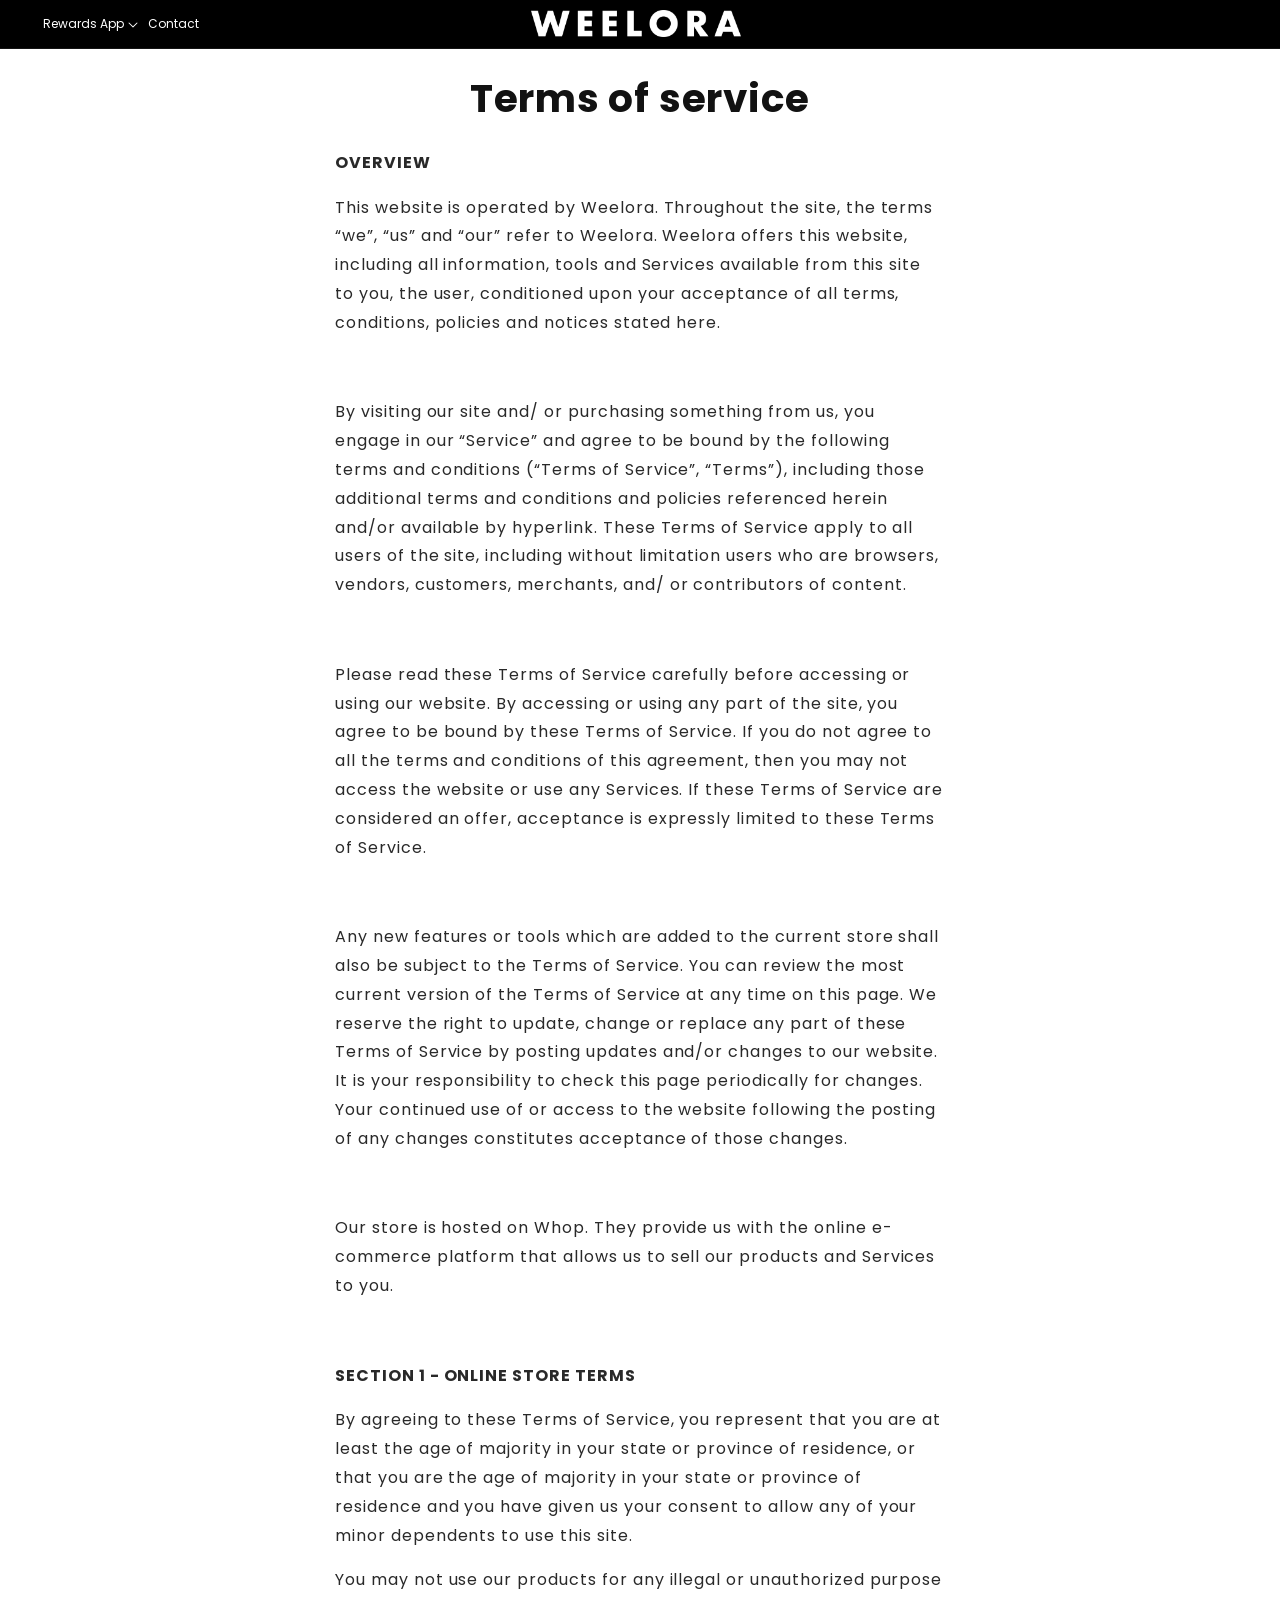
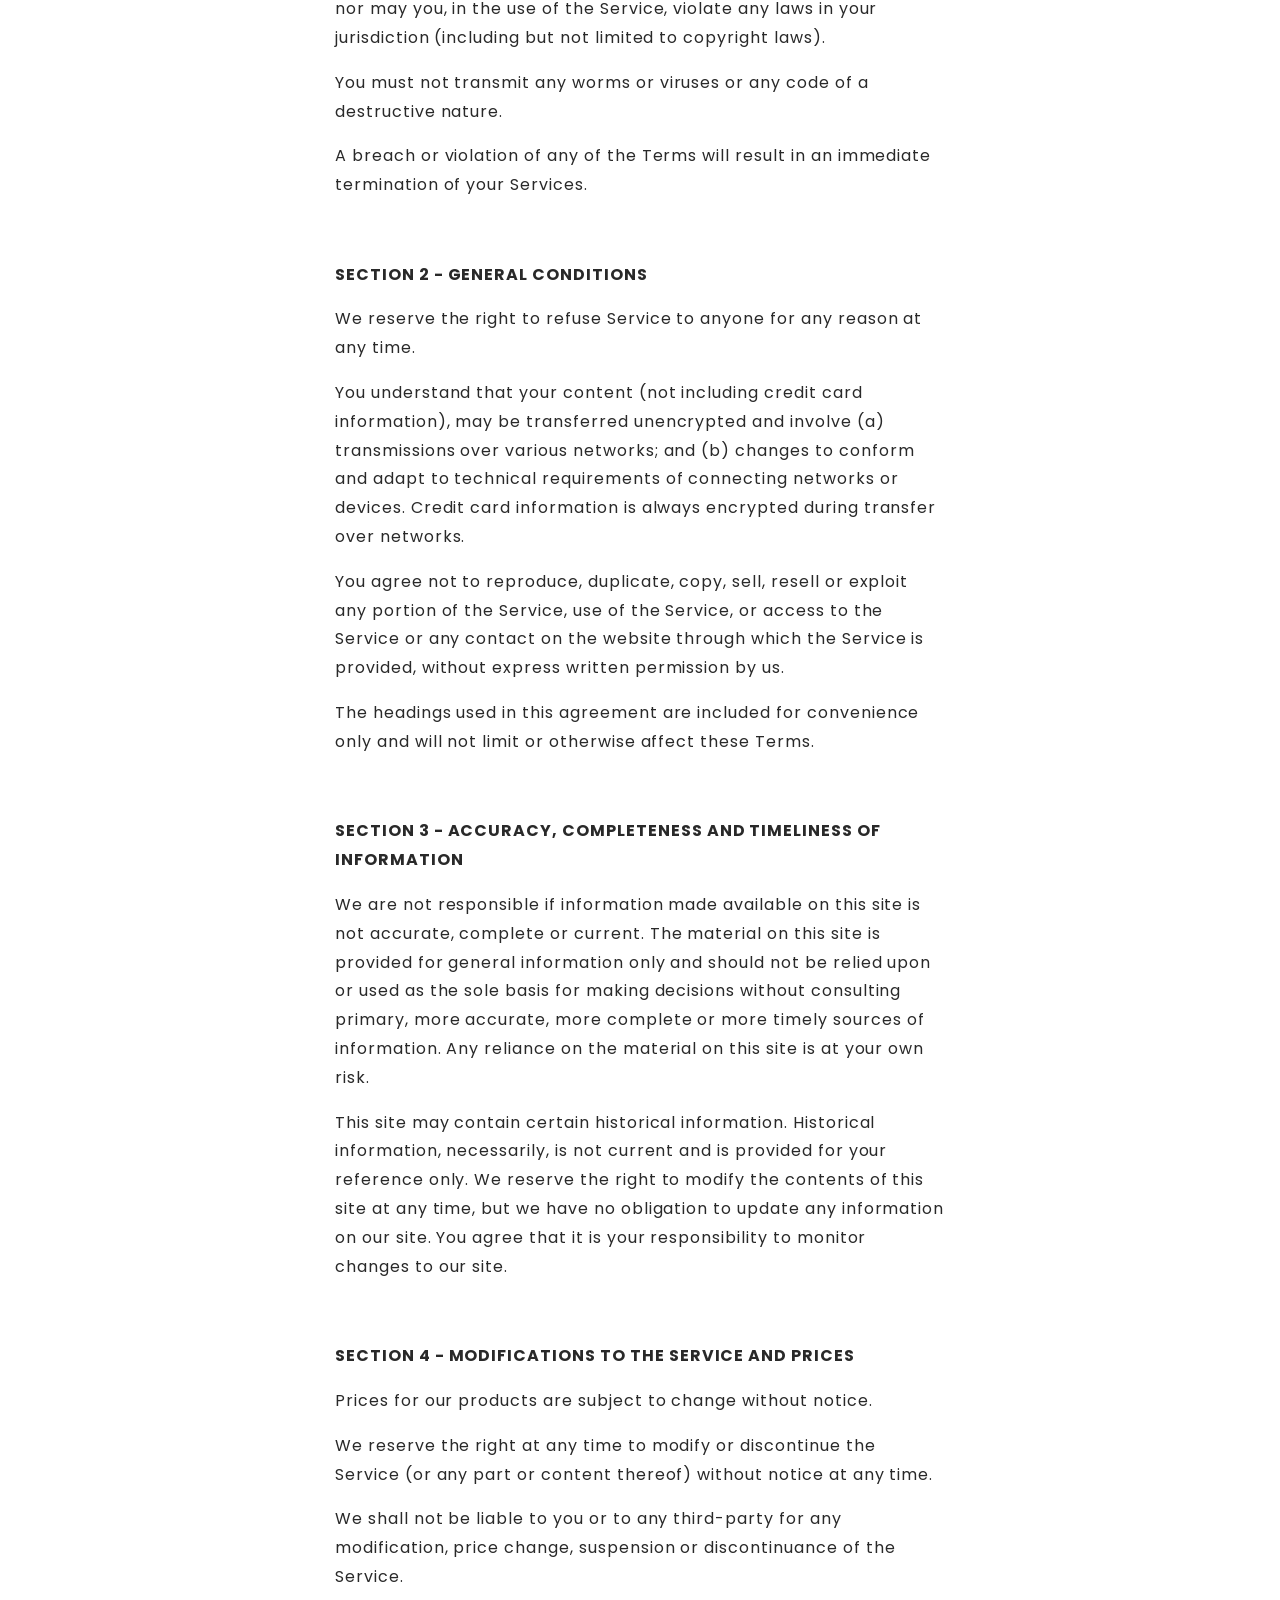
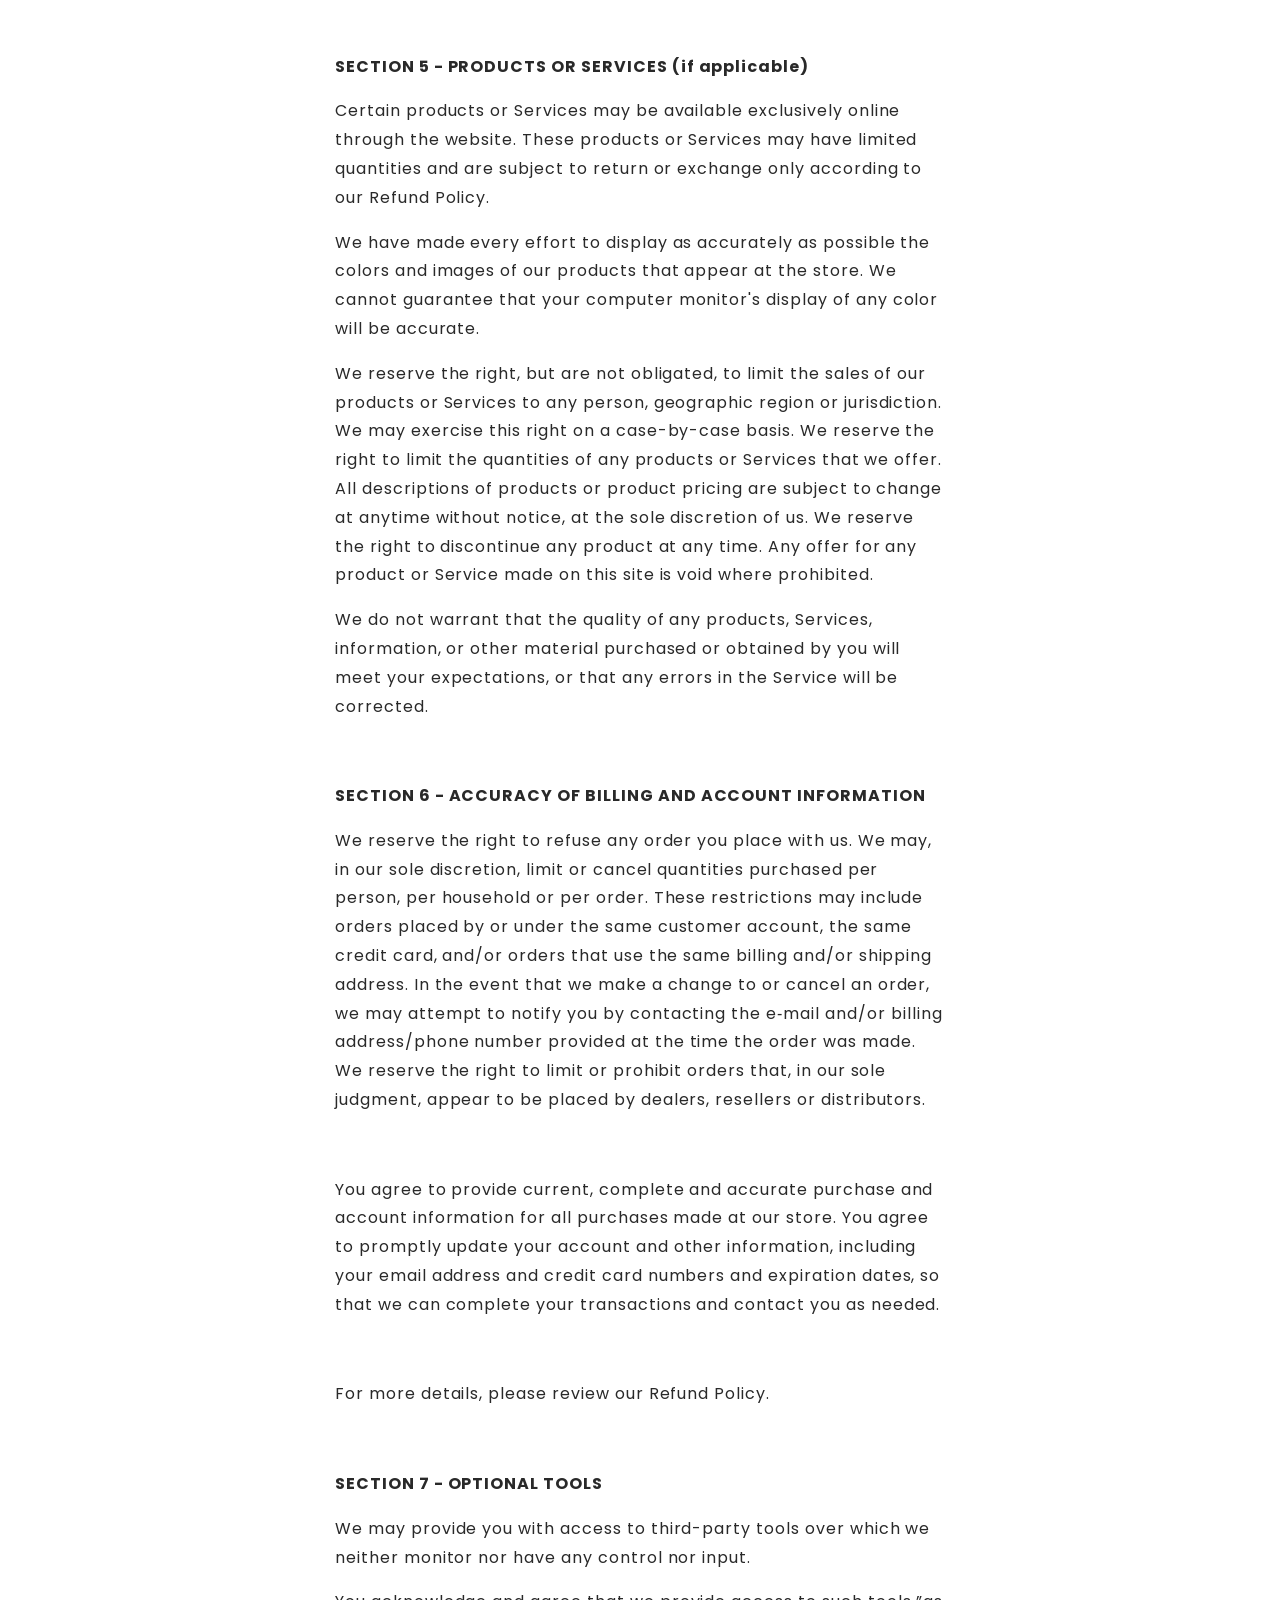
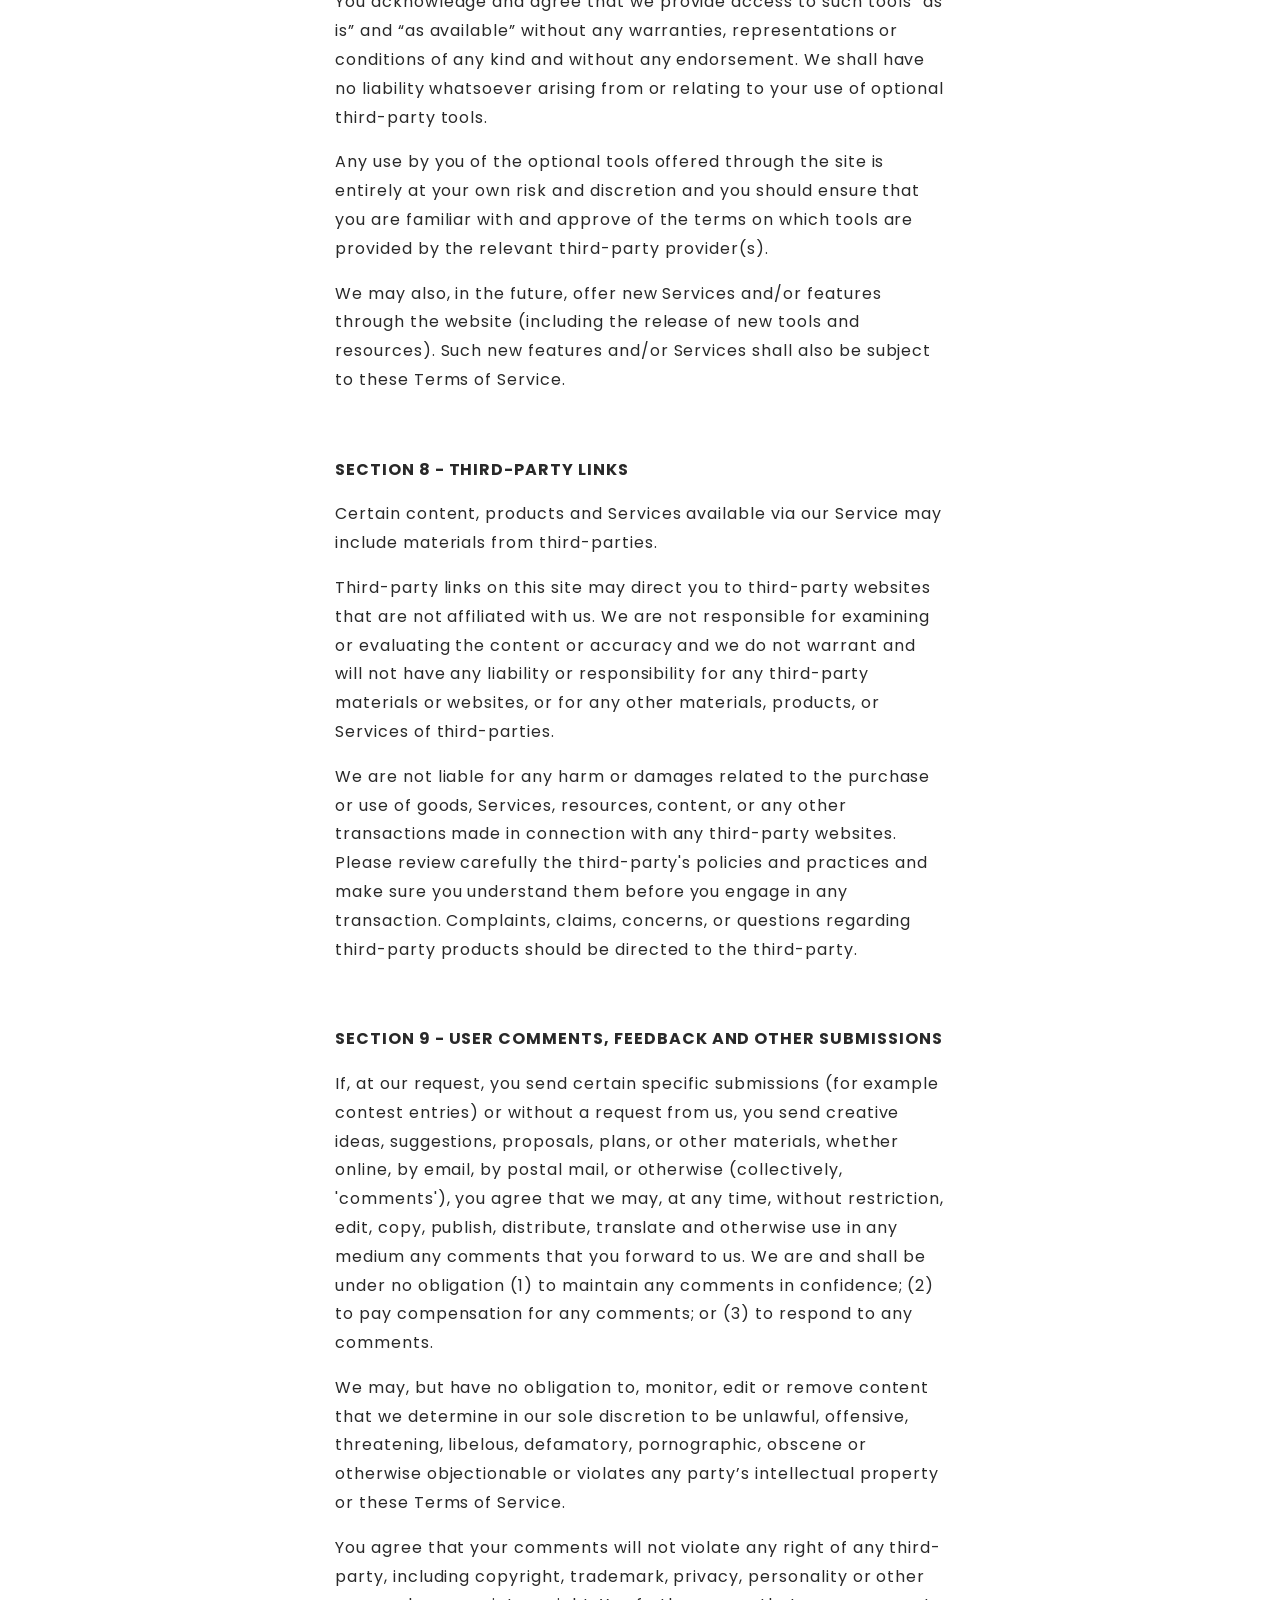
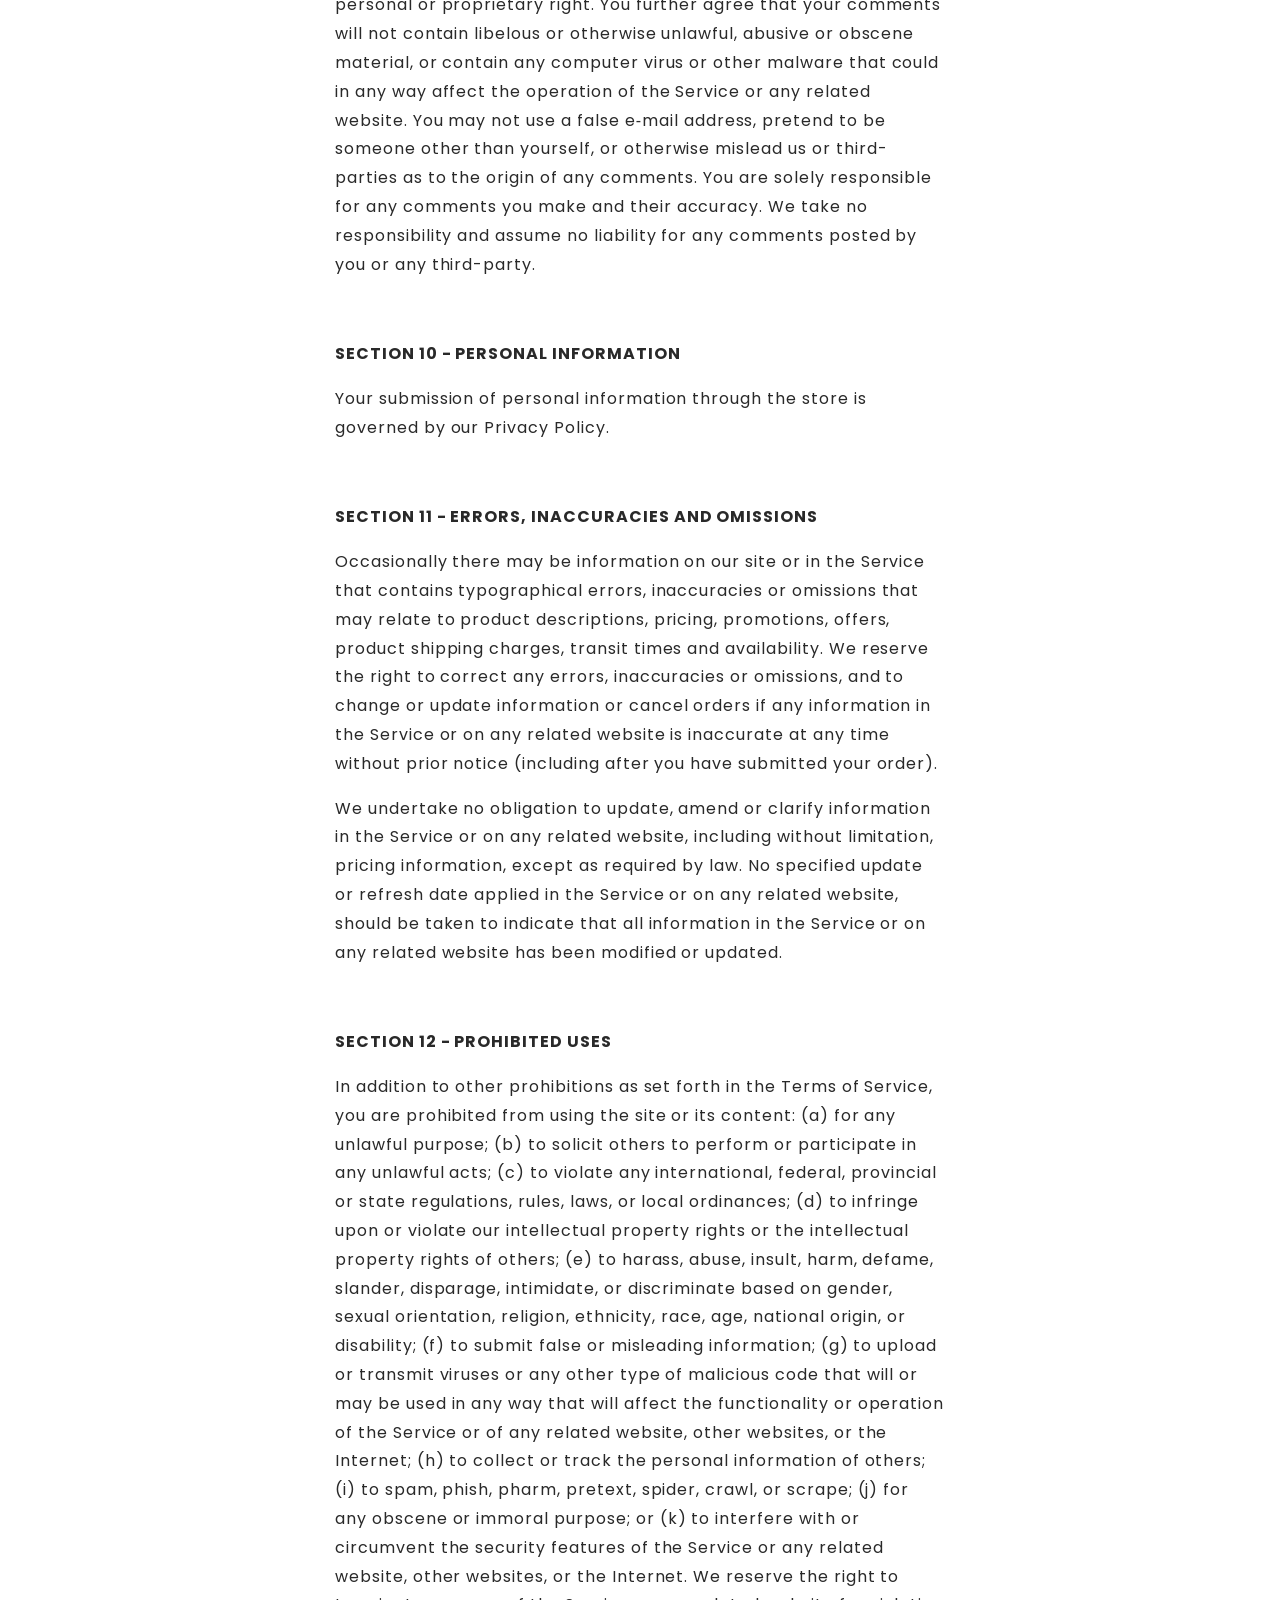
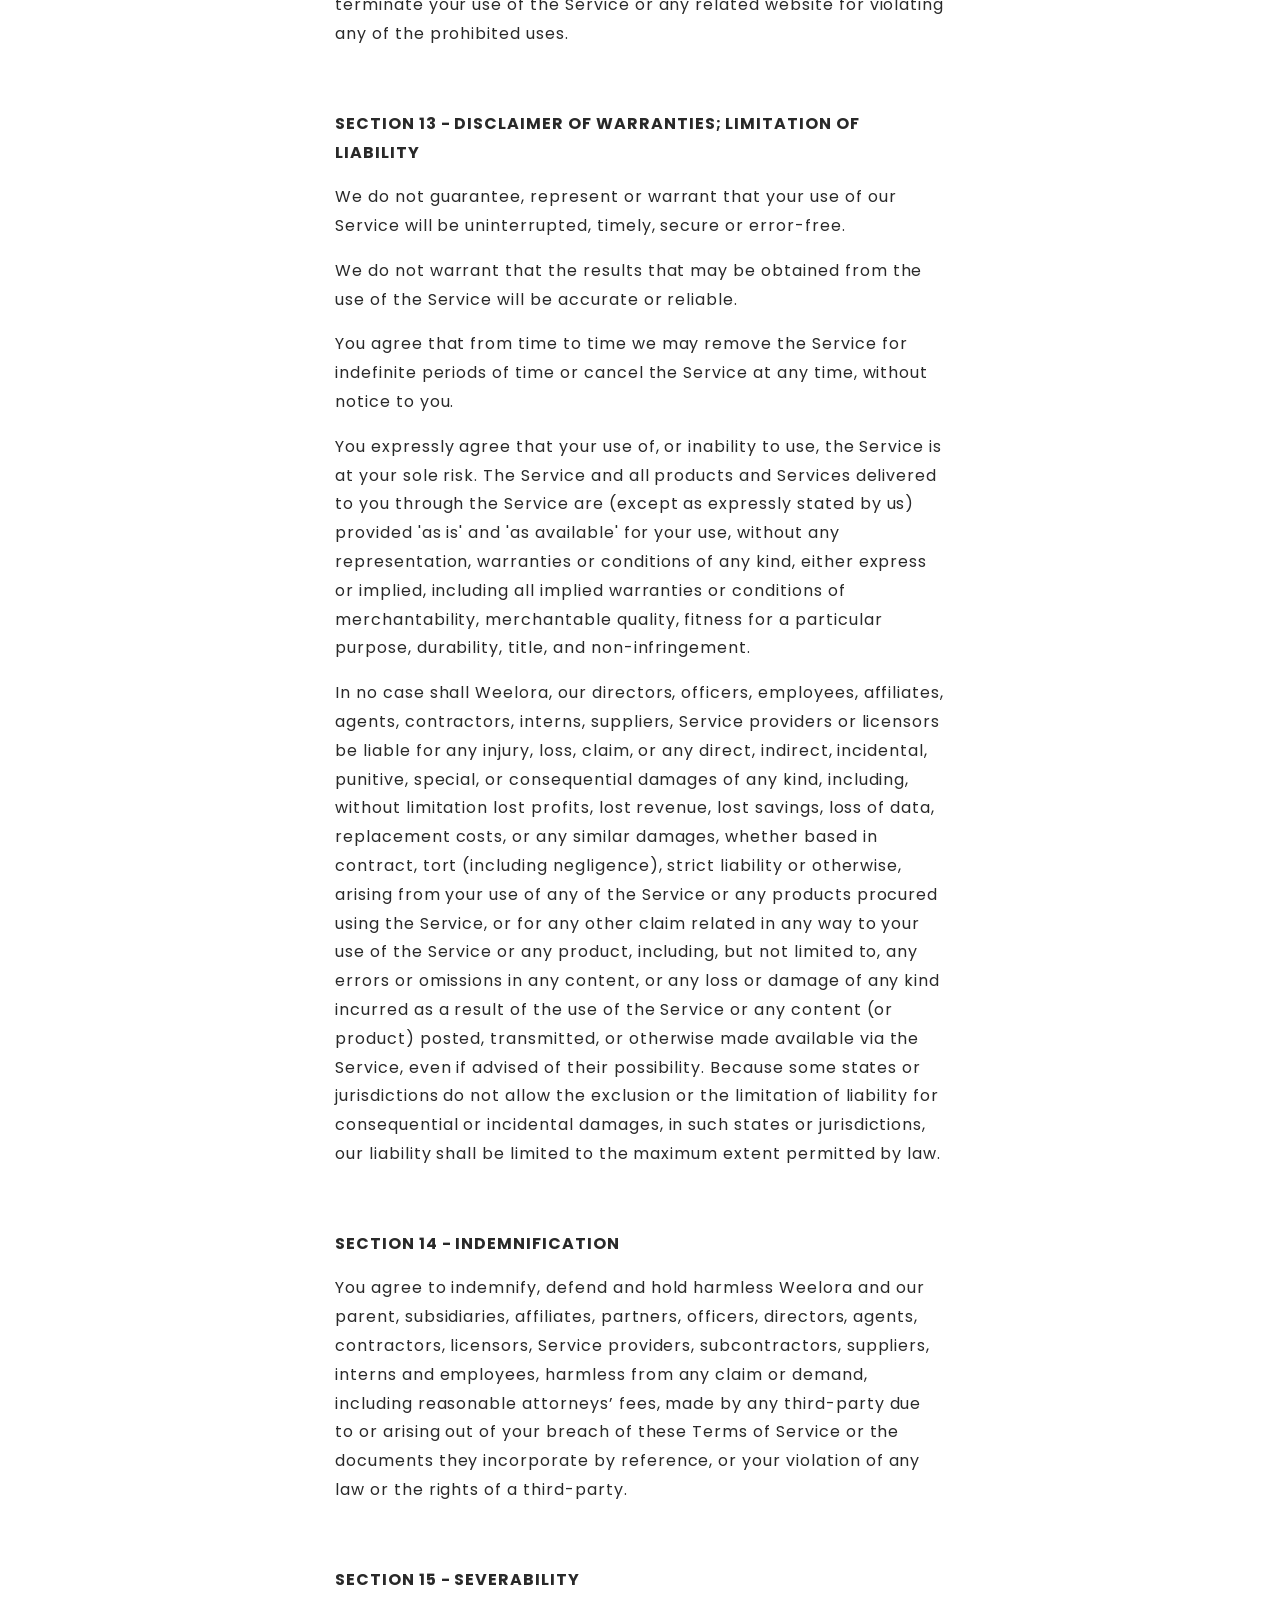
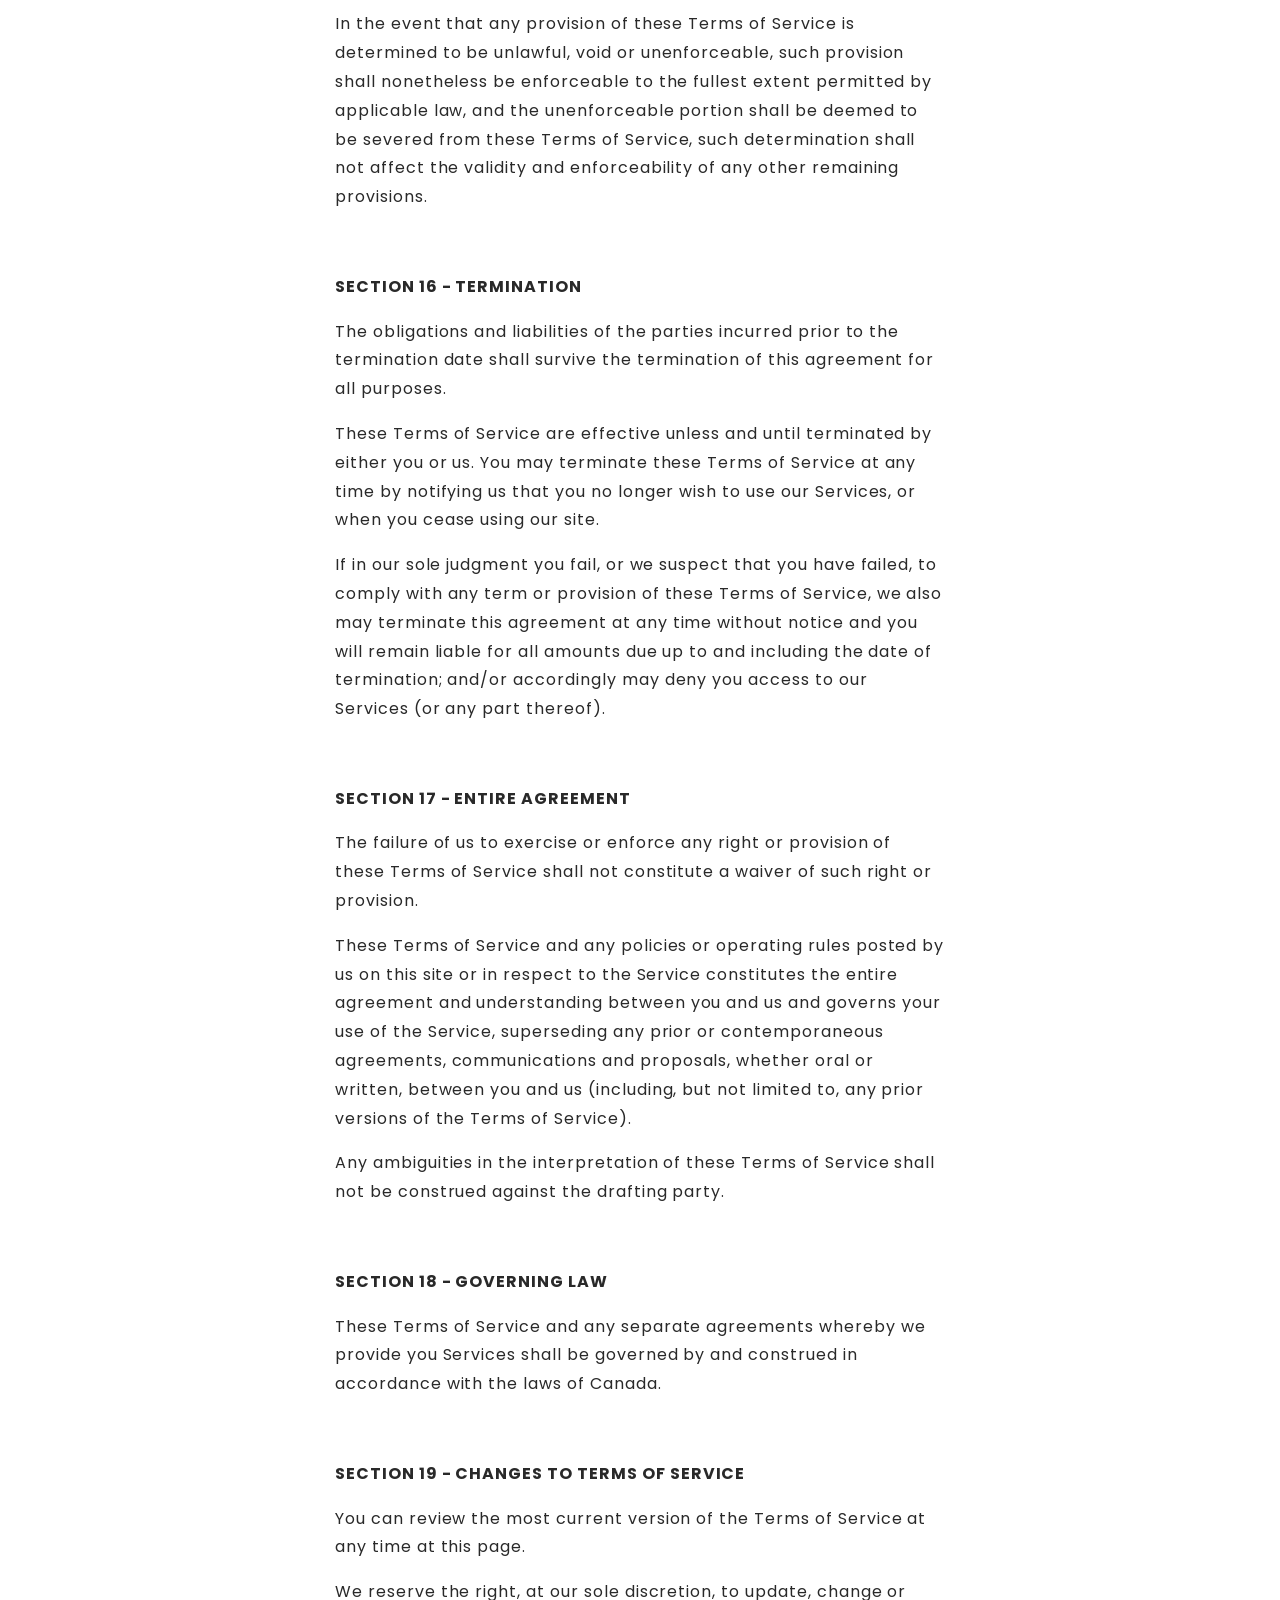
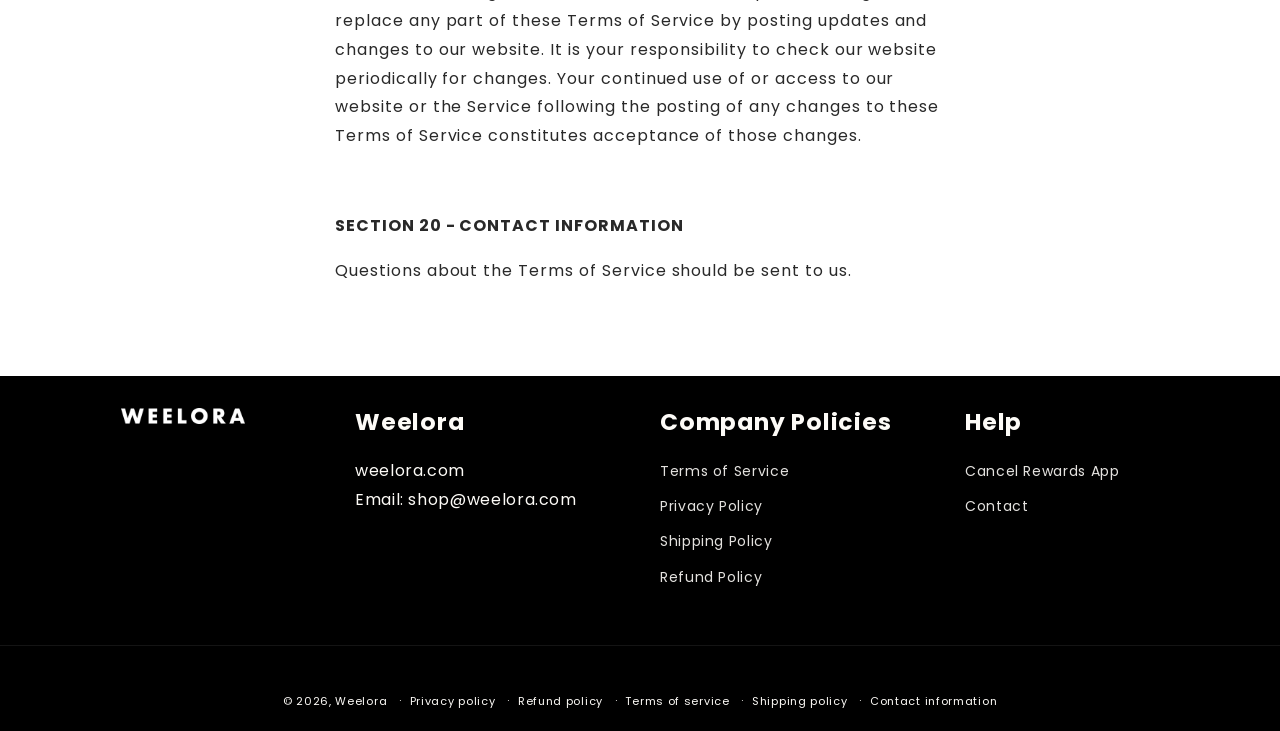
<file: policies/terms-of-service/index.html>
<!DOCTYPE html>
<html class="js" lang="en"><head><meta charset="utf-8"/><meta content="width=device-width, initial-scale=1" name="viewport"/><link data-precedence="default" href="/ui/pol_terms.css" rel="stylesheet"/><title>Terms of service – Weelora</title><meta content="noindex,follow" name="robots"/><meta content="https://weelora.com/policies/terms-of-service" property="og:url"/><meta content="Weelora" property="og:site_name"/><meta content="Weelora terms of service." name="description"/><meta content="Terms of service – Weelora" property="og:title"/><meta content="Weelora terms of service." property="og:description"/><meta content="website" property="og:type"/><meta content="light" name="color-scheme"/><link href="https://weelora.com/policies/terms-of-service" rel="canonical"/><link href="/os/brand/favicon.png" rel="icon" sizes="192x192" type="image/png"/><link href="/os/brand/favicon.png" rel="apple-touch-icon" sizes="192x192"/><style>@media (max-width:999px){html:not([data-rdy]) .lz{display:none!important}}</style></head><body><!--$--><div class="gradient link-btns--glow action-btns--glow" style="--header-height:97px;--screen-height:900px"><a class="skip-to-content-link button visually-hidden" href="/">
      Skip to content
    </a>
<div class="shopify-section shopify-section-group-header-group section-header" id="shopify-section-sections--19456415957045__header">
<svg class="hidden" xmlns="http://www.w3.org/2000/svg">
<symbol fill="none" id="icon-search" viewbox="0 0 18 19">
<path clip-rule="evenodd" d="M11.03 11.68A5.784 5.784 0 112.85 3.5a5.784 5.784 0 018.18 8.18zm.26 1.12a6.78 6.78 0 11.72-.7l5.4 5.4a.5.5 0 11-.71.7l-5.41-5.4z" fill="currentColor" fill-rule="evenodd"></path>
</symbol>
<symbol class="icon icon-close" fill="none" id="icon-reset" stroke="currentColor" viewbox="0 0 18 18">
<circle cx="9" cy="9" r="8.5" stroke-opacity="0.2"></circle>
<path d="M6.82972 6.82915L1.17193 1.17097" stroke-linecap="round" stroke-linejoin="round" transform="translate(5 5)"></path>
<path d="M1.22896 6.88502L6.77288 1.11523" stroke-linecap="round" stroke-linejoin="round" transform="translate(5 5)"></path>
</symbol>
<symbol class="icon icon-close" fill="none" id="icon-close" viewbox="0 0 18 17">
<path d="M.865 15.978a.5.5 0 00.707.707l7.433-7.431 7.579 7.282a.501.501 0 00.846-.37.5.5 0 00-.153-.351L9.712 8.546l7.417-7.416a.5.5 0 10-.707-.708L8.991 7.853 1.413.573a.5.5 0 10-.693.72l7.563 7.268-7.418 7.417z" fill="currentColor">
</path></symbol>
</svg>
<style>.section-header .header-wrapper,.section-header .menu-drawer,.section-header .menu-drawer__submenu,.section-header .header__submenu{--color-foreground:255,255,255;--color-background:0,0,0;--gradient-background:#000000;background:#000000;color:#fff}.section-header .header__menu-item,.section-header .header__icon,.section-header .menu-drawer__menu-item,.section-header .menu-drawer__close-button,.section-header .menu-drawer__title{color:#fff}.section-header .header__heading-logo{filter:brightness(0) invert(1)}.section-header .header__submenu{border-color:rgba(255,255,255,.18);width:max-content;min-width:20rem}.section-header .header__inline-menu .header__menu-item{white-space:nowrap}@media (min-width:1200px){.section-header .header__inline-menu .list-menu--inline{flex-wrap:nowrap}.section-header .header .header__heading-link{max-width:21rem}.section-header .header__inline-menu .header__menu-item--main{padding-left:.5rem;padding-right:.5rem;font-size:1.2rem;letter-spacing:0}.section-header .header__inline-menu details>.header__menu-item--main{padding-right:1.9rem}.section-header .header__inline-menu details>.header__menu-item--main .icon-caret{right:.5rem}}@media (min-width:1366px){.section-header .header__inline-menu .header__menu-item--main{padding-left:.7rem;padding-right:.7rem;font-size:1.3rem;letter-spacing:.02rem}.section-header .header__inline-menu details>.header__menu-item--main{padding-right:2.2rem}.section-header .header__inline-menu details>.header__menu-item--main .icon-caret{right:.6rem}}@media (min-width:1440px){.section-header .header__inline-menu .header__menu-item--main{padding-left:.75rem;padding-right:.75rem;font-size:1.35rem;letter-spacing:.03rem}.section-header .header__inline-menu details>.header__menu-item--main{padding-right:2.3rem}}</style><sticky-header class="header-wrapper color-background-1 gradient header-wrapper--border-bottom" data-sticky-type="on-scroll-up">
<header class="header header--middle-center header--mobile-center page-width header--has-menu"><header-drawer data-breakpoint="tablet" data-desktop-type="dropdown">
<details class="menu-drawer-container" id="Details-menu-drawer-container">
<summary aria-controls="menu-drawer" aria-expanded="false" aria-label="Menu" class="header__icon header__icon--menu header__icon--summary link focus-inset" role="button">
<span>
<svg aria-hidden="true" class="icon icon-hamburger" fill="none" focusable="false" viewbox="0 0 18 16" xmlns="http://www.w3.org/2000/svg">
<path d="M1 .5a.5.5 0 100 1h15.71a.5.5 0 000-1H1zM.5 8a.5.5 0 01.5-.5h15.71a.5.5 0 010 1H1A.5.5 0 01.5 8zm0 7a.5.5 0 01.5-.5h15.71a.5.5 0 010 1H1a.5.5 0 01-.5-.5z" fill="currentColor">
</path></svg>
<svg aria-hidden="true" class="icon icon-close" fill="none" focusable="false" viewbox="0 0 18 17" xmlns="http://www.w3.org/2000/svg">
<path d="M.865 15.978a.5.5 0 00.707.707l7.433-7.431 7.579 7.282a.501.501 0 00.846-.37.5.5 0 00-.153-.351L9.712 8.546l7.417-7.416a.5.5 0 10-.707-.708L8.991 7.853 1.413.573a.5.5 0 10-.693.72l7.563 7.268-7.418 7.417z" fill="currentColor">
</path></svg>
</span>
</summary>
<div class="gradient menu-drawer motion-reduce color-background-1" id="menu-drawer" tabindex="-1">
<div class="menu-drawer__inner-container">
<div class="menu-drawer__mobile-content menu-drawer__title-and-close-btn">
<h3 class="menu-drawer__title">Menu</h3>
<button class="menu-drawer__close-btn menu-drawer__close-menu-btn header__icon header__icon--menu header__icon--summary link focus-inset">
<svg aria-hidden="true" class="icon icon-close" fill="none" focusable="false" viewbox="0 0 18 17" xmlns="http://www.w3.org/2000/svg">
<path d="M.865 15.978a.5.5 0 00.707.707l7.433-7.431 7.579 7.282a.501.501 0 00.846-.37.5.5 0 00-.153-.351L9.712 8.546l7.417-7.416a.5.5 0 10-.707-.708L8.991 7.853 1.413.573a.5.5 0 10-.693.72l7.563 7.268-7.418 7.417z" fill="currentColor">
</path></svg>
</button>
</div>
<div class="menu-drawer__navigation-container">
<nav class="menu-drawer__navigation">
<ul class="menu-drawer__menu has-submenu list-menu" role="list"><li class="lz"><details id="Details-menu-drawer-menu-item-3"><summary class="menu-drawer__menu-item list-menu__item link link--text focus-inset">Rewards App<svg aria-hidden="true" class="icon icon-arrow" fill="none" focusable="false" viewbox="0 0 14 10" xmlns="http://www.w3.org/2000/svg"><path clip-rule="evenodd" d="M8.537.808a.5.5 0 01.817-.162l4 4a.5.5 0 010 .708l-4 4a.5.5 0 11-.708-.708L11.793 5.5H1a.5.5 0 010-1h10.793L8.646 1.354a.5.5 0 01-.109-.546z" fill="currentColor" fill-rule="evenodd"></path></svg><svg aria-hidden="true" class="icon icon-caret" focusable="false" viewbox="0 0 10 6"><path clip-rule="evenodd" d="M9.354.646a.5.5 0 00-.708 0L5 4.293 1.354.646a.5.5 0 00-.708.708l4 4a.5.5 0 00.708 0l4-4a.5.5 0 000-.708z" fill="currentColor" fill-rule="evenodd"></path></svg></summary><div class="menu-drawer__submenu has-submenu gradient motion-reduce" id="link-rewards-app" tabindex="-1"><div class="menu-drawer__inner-submenu"><button aria-expanded="true" class="menu-drawer__close-button link link--text focus-inset"><svg aria-hidden="true" class="icon icon-arrow" fill="none" focusable="false" viewbox="0 0 14 10" xmlns="http://www.w3.org/2000/svg"><path clip-rule="evenodd" d="M8.537.808a.5.5 0 01.817-.162l4 4a.5.5 0 010 .708l-4 4a.5.5 0 11-.708-.708L11.793 5.5H1a.5.5 0 010-1h10.793L8.646 1.354a.5.5 0 01-.109-.546z" fill="currentColor" fill-rule="evenodd"></path></svg>Rewards App</button><ul class="menu-drawer__menu list-menu" role="list" tabindex="-1"><li><a class="menu-drawer__menu-item link link--text list-menu__item focus-inset" href="mailto:shop@weelora.com?subject=Cancel%20Rewards%20App">Cancel Rewards App</a></li></ul></div></div></details></li><li><a class="menu-drawer__menu-item list-menu__item link link--text focus-inset" href="/">Contact</a></li></ul>
</nav>
<div class="menu-drawer__utility-links"><ul class="list list-social list-unstyled" role="list"></ul>
</div>
</div>
</div>
</div>
</details>
</header-drawer>
<nav class="header__inline-menu">
<ul class="list-menu list-menu--inline" role="list"><li class="lz"><header-menu><details id="Details-HeaderMenu-3"><summary class="header__menu-item header__menu-item--main list-menu__item link focus-inset"><span>Rewards App</span><svg aria-hidden="true" class="icon icon-caret" focusable="false" viewbox="0 0 10 6"><path clip-rule="evenodd" d="M9.354.646a.5.5 0 00-.708 0L5 4.293 1.354.646a.5.5 0 00-.708.708l4 4a.5.5 0 00.708 0l4-4a.5.5 0 000-.708z" fill="currentColor" fill-rule="evenodd"></path></svg></summary><ul class="header__submenu list-menu list-menu--disclosure gradient caption-large motion-reduce global-settings-popup" id="HeaderMenu-MenuList-3" role="list" tabindex="-1"><li><a class="header__menu-item list-menu__item link link--text focus-inset caption-large" href="mailto:shop@weelora.com?subject=Cancel%20Rewards%20App">Cancel Rewards App</a></li></ul></details></header-menu></li><li><a class="header__menu-item header__menu-item--main list-menu__item link link--text focus-inset" href="/"><span>Contact</span></a></li></ul>
</nav>
<a class="header__heading-link link link--text focus-inset media media--transparent ratio" href="/" style="--ratio-percent: 12.79%"><img alt="Weelora" class="header__heading-logo header__heading-logo--main" height="31" src="/os/brand/weelora-wordmark.png" width="200"/>
</a><div class="header__icons">

</div>
</header>
</sticky-header>
</div>
<main class="content-for-layout focus-none" id="MainContent" role="main" tabindex="-1">
<div class="shopify-policy__container">
<div class="shopify-policy__title">
<h1>Terms of service</h1>
</div>
<div class="shopify-policy__body">
<div class="rte">
<p><b>OVERVIEW</b></p>
<p><span style="font-weight:400;">This website is operated by Weelora. Throughout the site, the terms “we”, “us” and “our” refer to<span> Weelora</span>.<span> Weelora</span><span> </span>offers this website, including all information, tools and Services available from this site to you, the user, conditioned upon your acceptance of all terms, conditions, policies and notices stated here.</span></p>
<p><br/></p>
<p><span style="font-weight:400;">By visiting our site and/ or purchasing something from us, you engage in our “Service” and agree to be bound by the following terms and conditions (“Terms of Service”, “Terms”), including those additional terms and conditions and policies referenced herein and/or available by hyperlink. These Terms of Service apply to all users of the site, including without limitation users who are browsers, vendors, customers, merchants, and/ or contributors of content.</span></p>
<p><br/></p>
<p><span style="font-weight:400;">Please read these Terms of Service carefully before accessing or using our website. By accessing or using any part of the site, you agree to be bound by these Terms of Service. If you do not agree to all the terms and conditions of this agreement, then you may not access the website or use any Services. If these Terms of Service are considered an offer, acceptance is expressly limited to these Terms of Service.</span></p>
<p><br/></p>
<p><span style="font-weight:400;">Any new features or tools which are added to the current store shall also be subject to the Terms of Service. You can review the most current version of the Terms of Service at any time on this page. We reserve the right to update, change or replace any part of these Terms of Service by posting updates and/or changes to our website. It is your responsibility to check this page periodically for changes. Your continued use of or access to the website following the posting of any changes constitutes acceptance of those changes.</span></p>
<p><br/></p>
<p><span style="font-weight:400;">Our store is hosted on Whop. They provide us with the online e-commerce platform that allows us to sell our products and Services to you.</span></p>
<p><br/></p>
<p><b>SECTION 1 - ONLINE STORE TERMS</b></p>
<p><span style="font-weight:400;">By agreeing to these Terms of Service, you represent that you are at least the age of majority in your state or province of residence, or that you are the age of majority in your state or province of residence and you have given us your consent to allow any of your minor dependents to use this site.</span></p>
<p><span style="font-weight:400;">You may not use our products for any illegal or unauthorized purpose nor may you, in the use of the Service, violate any laws in your jurisdiction (including but not limited to copyright laws).</span></p>
<p><span style="font-weight:400;">You must not transmit any worms or viruses or any code of a destructive nature.</span></p>
<p><span style="font-weight:400;">A breach or violation of any of the Terms will result in an immediate termination of your Services.</span></p>
<p><br/></p>
<p><b>SECTION 2 - GENERAL CONDITIONS</b></p>
<p><span style="font-weight:400;">We reserve the right to refuse Service to anyone for any reason at any time.</span></p>
<p><span style="font-weight:400;">You understand that your content (not including credit card information), may be transferred unencrypted and involve (a) transmissions over various networks; and (b) changes to conform and adapt to technical requirements of connecting networks or devices. Credit card information is always encrypted during transfer over networks.</span></p>
<p><span style="font-weight:400;">You agree not to reproduce, duplicate, copy, sell, resell or exploit any portion of the Service, use of the Service, or access to the Service or any contact on the website through which the Service is provided, without express written permission by us.</span></p>
<p><span style="font-weight:400;">The headings used in this agreement are included for convenience only and will not limit or otherwise affect these Terms.</span></p>
<p><br/></p>
<p><b>SECTION 3 - ACCURACY, COMPLETENESS AND TIMELINESS OF INFORMATION</b></p>
<p><span style="font-weight:400;">We are not responsible if information made available on this site is not accurate, complete or current. The material on this site is provided for general information only and should not be relied upon or used as the sole basis for making decisions without consulting primary, more accurate, more complete or more timely sources of information. Any reliance on the material on this site is at your own risk.</span></p>
<p><span style="font-weight:400;">This site may contain certain historical information. Historical information, necessarily, is not current and is provided for your reference only. We reserve the right to modify the contents of this site at any time, but we have no obligation to update any information on our site. You agree that it is your responsibility to monitor changes to our site.</span></p>
<p><br/></p>
<p><b>SECTION 4 - MODIFICATIONS TO THE SERVICE AND PRICES</b></p>
<p><span style="font-weight:400;">Prices for our products are subject to change without notice.</span></p>
<p><span style="font-weight:400;">We reserve the right at any time to modify or discontinue the Service (or any part or content thereof) without notice at any time.</span></p>
<p><span style="font-weight:400;">We shall not be liable to you or to any third-party for any modification, price change, suspension or discontinuance of the Service.</span></p>
<p><br/></p>
<p><b>SECTION 5 - PRODUCTS OR SERVICES (if applicable)</b></p>
<p><span style="font-weight:400;">Certain products or Services may be available exclusively online through the website. These products or Services may have limited quantities and are subject to return or exchange only according to our Refund Policy.</span></p>
<p><span style="font-weight:400;">We have made every effort to display as accurately as possible the colors and images of our products that appear at the store. We cannot guarantee that your computer monitor's display of any color will be accurate.</span></p>
<p><span style="font-weight:400;">We reserve the right, but are not obligated, to limit the sales of our products or Services to any person, geographic region or jurisdiction. We may exercise this right on a case-by-case basis. We reserve the right to limit the quantities of any products or Services that we offer. All descriptions of products or product pricing are subject to change at anytime without notice, at the sole discretion of us. We reserve the right to discontinue any product at any time. Any offer for any product or Service made on this site is void where prohibited.</span></p>
<p><span style="font-weight:400;">We do not warrant that the quality of any products, Services, information, or other material purchased or obtained by you will meet your expectations, or that any errors in the Service will be corrected.</span></p>
<p><br/></p>
<p><b>SECTION 6 - ACCURACY OF BILLING AND ACCOUNT INFORMATION</b></p>
<p><span style="font-weight:400;">We reserve the right to refuse any order you place with us. We may, in our sole discretion, limit or cancel quantities purchased per person, per household or per order. These restrictions may include orders placed by or under the same customer account, the same credit card, and/or orders that use the same billing and/or shipping address. In the event that we make a change to or cancel an order, we may attempt to notify you by contacting the e‑mail and/or billing address/phone number provided at the time the order was made. We reserve the right to limit or prohibit orders that, in our sole judgment, appear to be placed by dealers, resellers or distributors.</span></p>
<p><br/></p>
<p><span style="font-weight:400;">You agree to provide current, complete and accurate purchase and account information for all purchases made at our store. You agree to promptly update your account and other information, including your email address and credit card numbers and expiration dates, so that we can complete your transactions and contact you as needed.</span></p>
<p><br/></p>
<p><span style="font-weight:400;">For more details, please review our Refund Policy.</span></p>
<p><br/></p>
<p><b>SECTION 7 - OPTIONAL TOOLS</b></p>
<p><span style="font-weight:400;">We may provide you with access to third-party tools over which we neither monitor nor have any control nor input.</span></p>
<p><span style="font-weight:400;">You acknowledge and agree that we provide access to such tools ”as is” and “as available” without any warranties, representations or conditions of any kind and without any endorsement. We shall have no liability whatsoever arising from or relating to your use of optional third-party tools.</span></p>
<p><span style="font-weight:400;">Any use by you of the optional tools offered through the site is entirely at your own risk and discretion and you should ensure that you are familiar with and approve of the terms on which tools are provided by the relevant third-party provider(s).</span></p>
<p><span style="font-weight:400;">We may also, in the future, offer new Services and/or features through the website (including the release of new tools and resources). Such new features and/or Services shall also be subject to these Terms of Service.</span></p>
<p><br/></p>
<p><b>SECTION 8 - THIRD-PARTY LINKS</b></p>
<p><span style="font-weight:400;">Certain content, products and Services available via our Service may include materials from third-parties.</span></p>
<p><span style="font-weight:400;">Third-party links on this site may direct you to third-party websites that are not affiliated with us. We are not responsible for examining or evaluating the content or accuracy and we do not warrant and will not have any liability or responsibility for any third-party materials or websites, or for any other materials, products, or Services of third-parties.</span></p>
<p><span style="font-weight:400;">We are not liable for any harm or damages related to the purchase or use of goods, Services, resources, content, or any other transactions made in connection with any third-party websites. Please review carefully the third-party's policies and practices and make sure you understand them before you engage in any transaction. Complaints, claims, concerns, or questions regarding third-party products should be directed to the third-party.</span></p>
<p><br/></p>
<p><b>SECTION 9 - USER COMMENTS, FEEDBACK AND OTHER SUBMISSIONS</b></p>
<p><span style="font-weight:400;">If, at our request, you send certain specific submissions (for example contest entries) or without a request from us, you send creative ideas, suggestions, proposals, plans, or other materials, whether online, by email, by postal mail, or otherwise (collectively, 'comments'), you agree that we may, at any time, without restriction, edit, copy, publish, distribute, translate and otherwise use in any medium any comments that you forward to us. We are and shall be under no obligation (1) to maintain any comments in confidence; (2) to pay compensation for any comments; or (3) to respond to any comments.</span></p>
<p><span style="font-weight:400;">We may, but have no obligation to, monitor, edit or remove content that we determine in our sole discretion to be unlawful, offensive, threatening, libelous, defamatory, pornographic, obscene or otherwise objectionable or violates any party’s intellectual property or these Terms of Service.</span></p>
<p><span style="font-weight:400;">You agree that your comments will not violate any right of any third-party, including copyright, trademark, privacy, personality or other personal or proprietary right. You further agree that your comments will not contain libelous or otherwise unlawful, abusive or obscene material, or contain any computer virus or other malware that could in any way affect the operation of the Service or any related website. You may not use a false e‑mail address, pretend to be someone other than yourself, or otherwise mislead us or third-parties as to the origin of any comments. You are solely responsible for any comments you make and their accuracy. We take no responsibility and assume no liability for any comments posted by you or any third-party.</span></p>
<p><br/></p>
<p><b>SECTION 10 - PERSONAL INFORMATION</b></p>
<p><span style="font-weight:400;">Your submission of personal information through the store is governed by our Privacy Policy.</span></p>
<p><br/></p>
<p><b>SECTION 11 - ERRORS, INACCURACIES AND OMISSIONS</b></p>
<p><span style="font-weight:400;">Occasionally there may be information on our site or in the Service that contains typographical errors, inaccuracies or omissions that may relate to product descriptions, pricing, promotions, offers, product shipping charges, transit times and availability. We reserve the right to correct any errors, inaccuracies or omissions, and to change or update information or cancel orders if any information in the Service or on any related website is inaccurate at any time without prior notice (including after you have submitted your order).</span></p>
<p><span style="font-weight:400;">We undertake no obligation to update, amend or clarify information in the Service or on any related website, including without limitation, pricing information, except as required by law. No specified update or refresh date applied in the Service or on any related website, should be taken to indicate that all information in the Service or on any related website has been modified or updated.</span></p>
<p><br/></p>
<p><b>SECTION 12 - PROHIBITED USES</b></p>
<p><span style="font-weight:400;">In addition to other prohibitions as set forth in the Terms of Service, you are prohibited from using the site or its content: (a) for any unlawful purpose; (b) to solicit others to perform or participate in any unlawful acts; (c) to violate any international, federal, provincial or state regulations, rules, laws, or local ordinances; (d) to infringe upon or violate our intellectual property rights or the intellectual property rights of others; (e) to harass, abuse, insult, harm, defame, slander, disparage, intimidate, or discriminate based on gender, sexual orientation, religion, ethnicity, race, age, national origin, or disability; (f) to submit false or misleading information; (g) to upload or transmit viruses or any other type of malicious code that will or may be used in any way that will affect the functionality or operation of the Service or of any related website, other websites, or the Internet; (h) to collect or track the personal information of others; (i) to spam, phish, pharm, pretext, spider, crawl, or scrape; (j) for any obscene or immoral purpose; or (k) to interfere with or circumvent the security features of the Service or any related website, other websites, or the Internet. We reserve the right to terminate your use of the Service or any related website for violating any of the prohibited uses.</span></p>
<p><br/></p>
<p><b>SECTION 13 - DISCLAIMER OF WARRANTIES; LIMITATION OF LIABILITY</b></p>
<p><span style="font-weight:400;">We do not guarantee, represent or warrant that your use of our Service will be uninterrupted, timely, secure or error-free.</span></p>
<p><span style="font-weight:400;">We do not warrant that the results that may be obtained from the use of the Service will be accurate or reliable.</span></p>
<p><span style="font-weight:400;">You agree that from time to time we may remove the Service for indefinite periods of time or cancel the Service at any time, without notice to you.</span></p>
<p><span style="font-weight:400;">You expressly agree that your use of, or inability to use, the Service is at your sole risk. The Service and all products and Services delivered to you through the Service are (except as expressly stated by us) provided 'as is' and 'as available' for your use, without any representation, warranties or conditions of any kind, either express or implied, including all implied warranties or conditions of merchantability, merchantable quality, fitness for a particular purpose, durability, title, and non-infringement.</span></p>
<p><span style="font-weight:400;">In no case shall<span> Weelora</span>, our directors, officers, employees, affiliates, agents, contractors, interns, suppliers, Service providers or licensors be liable for any injury, loss, claim, or any direct, indirect, incidental, punitive, special, or consequential damages of any kind, including, without limitation lost profits, lost revenue, lost savings, loss of data, replacement costs, or any similar damages, whether based in contract, tort (including negligence), strict liability or otherwise, arising from your use of any of the Service or any products procured using the Service, or for any other claim related in any way to your use of the Service or any product, including, but not limited to, any errors or omissions in any content, or any loss or damage of any kind incurred as a result of the use of the Service or any content (or product) posted, transmitted, or otherwise made available via the Service, even if advised of their possibility. Because some states or jurisdictions do not allow the exclusion or the limitation of liability for consequential or incidental damages, in such states or jurisdictions, our liability shall be limited to the maximum extent permitted by law.</span></p>
<p><br/></p>
<p><b>SECTION 14 - INDEMNIFICATION</b></p>
<p><span style="font-weight:400;">You agree to indemnify, defend and hold harmless<span> Weelora</span><span> </span>and our parent, subsidiaries, affiliates, partners, officers, directors, agents, contractors, licensors, Service providers, subcontractors, suppliers, interns and employees, harmless from any claim or demand, including reasonable attorneys’ fees, made by any third-party due to or arising out of your breach of these Terms of Service or the documents they incorporate by reference, or your violation of any law or the rights of a third-party.</span></p>
<p><br/></p>
<p><b>SECTION 15 - SEVERABILITY</b></p>
<p><span style="font-weight:400;">In the event that any provision of these Terms of Service is determined to be unlawful, void or unenforceable, such provision shall nonetheless be enforceable to the fullest extent permitted by applicable law, and the unenforceable portion shall be deemed to be severed from these Terms of Service, such determination shall not affect the validity and enforceability of any other remaining provisions.</span></p>
<p><br/></p>
<p><b>SECTION 16 - TERMINATION</b></p>
<p><span style="font-weight:400;">The obligations and liabilities of the parties incurred prior to the termination date shall survive the termination of this agreement for all purposes.</span></p>
<p><span style="font-weight:400;">These Terms of Service are effective unless and until terminated by either you or us. You may terminate these Terms of Service at any time by notifying us that you no longer wish to use our Services, or when you cease using our site.</span></p>
<p><span style="font-weight:400;">If in our sole judgment you fail, or we suspect that you have failed, to comply with any term or provision of these Terms of Service, we also may terminate this agreement at any time without notice and you will remain liable for all amounts due up to and including the date of termination; and/or accordingly may deny you access to our Services (or any part thereof).</span></p>
<p><br/></p>
<p><b>SECTION 17 - ENTIRE AGREEMENT</b></p>
<p><span style="font-weight:400;">The failure of us to exercise or enforce any right or provision of these Terms of Service shall not constitute a waiver of such right or provision.</span></p>
<p><span style="font-weight:400;">These Terms of Service and any policies or operating rules posted by us on this site or in respect to the Service constitutes the entire agreement and understanding between you and us and governs your use of the Service, superseding any prior or contemporaneous agreements, communications and proposals, whether oral or written, between you and us (including, but not limited to, any prior versions of the Terms of Service).</span></p>
<p><span style="font-weight:400;">Any ambiguities in the interpretation of these Terms of Service shall not be construed against the drafting party.</span></p>
<p><br/></p>
<p><b>SECTION 18 - GOVERNING LAW</b></p>
<p><span style="font-weight:400;">These Terms of Service and any separate agreements whereby we provide you Services shall be governed by and construed in accordance with the laws of Canada.</span></p>
<p><br/></p>
<p><b>SECTION 19 - CHANGES TO TERMS OF SERVICE</b></p>
<p><span style="font-weight:400;">You can review the most current version of the Terms of Service at any time at this page.</span></p>
<p><span style="font-weight:400;">We reserve the right, at our sole discretion, to update, change or replace any part of these Terms of Service by posting updates and changes to our website. It is your responsibility to check our website periodically for changes. Your continued use of or access to our website or the Service following the posting of any changes to these Terms of Service constitutes acceptance of those changes.</span></p>
<p><br/></p>
<p><b>SECTION 20 - CONTACT INFORMATION</b></p>
<p><span style="font-weight:400;">Questions about the Terms of Service should be sent to us.</span></p>
<p><span style="font-weight:400;"> </span></p>
<h3 data-os-business-heading="" hidden=""><span style="font-weight:400;"><strong>Business Info</strong></span></h3>
<div data-os-business=""></div>
</div>
</div>
</div>
</main>
<div class="shopify-section shopify-section-group-footer-group" id="shopify-section-sections--19456415924277__footer">
<footer class="footer weelora-store-footer">
<style>
.weelora-store-footer {
  --color-foreground: 253, 251, 247;
  --color-background: 0, 0, 0;
  --grid-desktop-horizontal-spacing: 40px;
  --grid-mobile-horizontal-spacing: 20px;
  --font-heading-scale: 1.3;
  margin: 0;
  padding: 0 0 20px;
  background: #000000;
  color: #fdfbf7;
  font-family: Poppins, sans-serif;
  font-size: 16px;
  font-style: normal;
  font-weight: 400;
  line-height: 1.8;
  letter-spacing: .04em;
}
.weelora-store-footer .store-footer-main { padding-top: 32px; border-bottom: 1px solid rgba(253,251,247,.08); }
.weelora-store-footer .page-width { max-width: 1400px; margin: 0 auto; padding-left: 50px; padding-right: 50px; }
.weelora-store-footer .footer-block__heading { color: #fdfbf7; font-family: Poppins, sans-serif; font-weight: 700; }
.weelora-store-footer .rte a,
.weelora-store-footer .rte a:visited,
.weelora-store-footer .rte a:hover { color: #fdfbf7; }
.weelora-store-footer .footer-block__image-wrapper { max-width: min(100%, 124px); border: 0; border-radius: 0; }
.weelora-store-footer .footer-block__image-wrapper img { width: 100%; height: auto; border-radius: 0; filter: brightness(0) invert(1); }
.weelora-store-footer .footer__content-bottom { border-top: 0; }
@media screen and (max-width: 749px) {
  .weelora-store-footer { padding-bottom: 15px; font-size: 15px; }
  .weelora-store-footer .store-footer-main { padding-top: 24px; }
  .weelora-store-footer .page-width { padding-left: 15px; padding-right: 15px; }
}
</style>
<div class="store-footer-main">
<div class="footer__content-top page-width"><div class="footer__blocks-wrapper grid">
<div class="footer-block grid__item footer-block--desktop-3 footer-block--mobile-2">
<div class="footer-block__details-content footer-block-image center"><div class="footer-block__image-wrapper global-media-settings">
<img alt="Weelora" height="176" loading="lazy" src="/os/brand/weelora-wordmark.png" width="1376"/>
</div></div>
</div>
<div class="footer-block grid__item footer-block--desktop-3 footer-block--mobile-2">
<h2 class="footer-block__heading">Weelora</h2>
<div class="footer-block__details-content rte"><p><a href="https://weelora.com">weelora.com</a><br/>Email: shop@weelora.com</p></div>
</div>
<div class="footer-block grid__item footer-block--menu footer-block--desktop-3 footer-block--mobile-2">
<h2 class="footer-block__heading">Company Policies</h2>
<ul class="footer-block__details-content list-unstyled">
<li><a class="link link--text list-menu__item list-menu__item--link" href="/policies/terms-of-service">Terms of Service</a></li>
<li><a class="link link--text list-menu__item list-menu__item--link" href="/policies/privacy-policy">Privacy Policy</a></li>
<li><a class="link link--text list-menu__item list-menu__item--link" href="/policies/shipping-policy">Shipping Policy</a></li>
<li><a class="link link--text list-menu__item list-menu__item--link" href="/policies/refund-policy">Refund Policy</a></li>

</ul>
</div>
<div class="footer-block grid__item footer-block--menu footer-block--desktop-3 footer-block--mobile-2">
<h2 class="footer-block__heading">Help</h2>
<ul class="footer-block__details-content list-unstyled">
<li class="lz"><a class="link link--text list-menu__item list-menu__item--link" href="mailto:shop@weelora.com?subject=Cancel%20Rewards%20App">Cancel Rewards App</a></li>

<li><a class="link link--text list-menu__item list-menu__item--link" href="/">Contact</a></li>

</ul>
</div>
</div></div>
</div>
<div class="footer__content-bottom">
<div class="footer__content-bottom-wrapper page-width"><div class="footer__column footer__localization isolate"></div><div class="footer__column footer__column--info"></div></div>
<div class="footer__content-bottom-wrapper page-width"><div class="footer__copyright caption">
<small class="copyright__content">© 2026, <a href="/">Weelora</a></small>
<ul class="policies list-unstyled">
<li><small class="copyright__content"><a href="/policies/privacy-policy">Privacy policy</a></small></li>
<li><small class="copyright__content"><a href="/policies/refund-policy">Refund policy</a></small></li>
<li><small class="copyright__content"><a href="/policies/terms-of-service">Terms of service</a></small></li>
<li><small class="copyright__content"><a href="/policies/shipping-policy">Shipping policy</a></small></li>
<li><small class="copyright__content"><a href="/policies/contact-information">Contact information</a></small></li>
</ul>
</div></div>
</div>
</footer>
</div>
<ul hidden="">
<li id="a11y-refresh-page-message">Choosing a selection results in a full page refresh.</li>
<li id="a11y-new-window-message">Opens in a new window.</li>
</ul>
<div class="shopify-block shopify-app-block" id="shopify-block-Aa3VDWldqR2hLcjJYa__17931597366502870179">
</div><div class="shopify-block shopify-app-block" id="shopify-block-AbmR4ZVhWZXJvS2NJQ__2786716548061469553">
</div><div class="shopify-block shopify-app-block" id="shopify-block-ANGtrVkhGc2dNU1FHT__1143683040400472741">
</div>
<style>main .rte a,main .rte span{overflow-wrap:anywhere}@media (min-width:750px) and (max-width:989px){.card__heading,.card__heading a{font-size:1.25rem;letter-spacing:0;word-break:normal;overflow-wrap:normal}.icon-with-text .h4{font-size:1.15rem;letter-spacing:0;word-break:normal;overflow-wrap:normal}}@media (min-width:990px) and (max-width:1199px){.header__inline-menu .header__menu-item{padding-left:.7rem;padding-right:.7rem;font-size:1.25rem;letter-spacing:.02em;white-space:nowrap}}</style></div><!--/$--></body></html>
</file>
